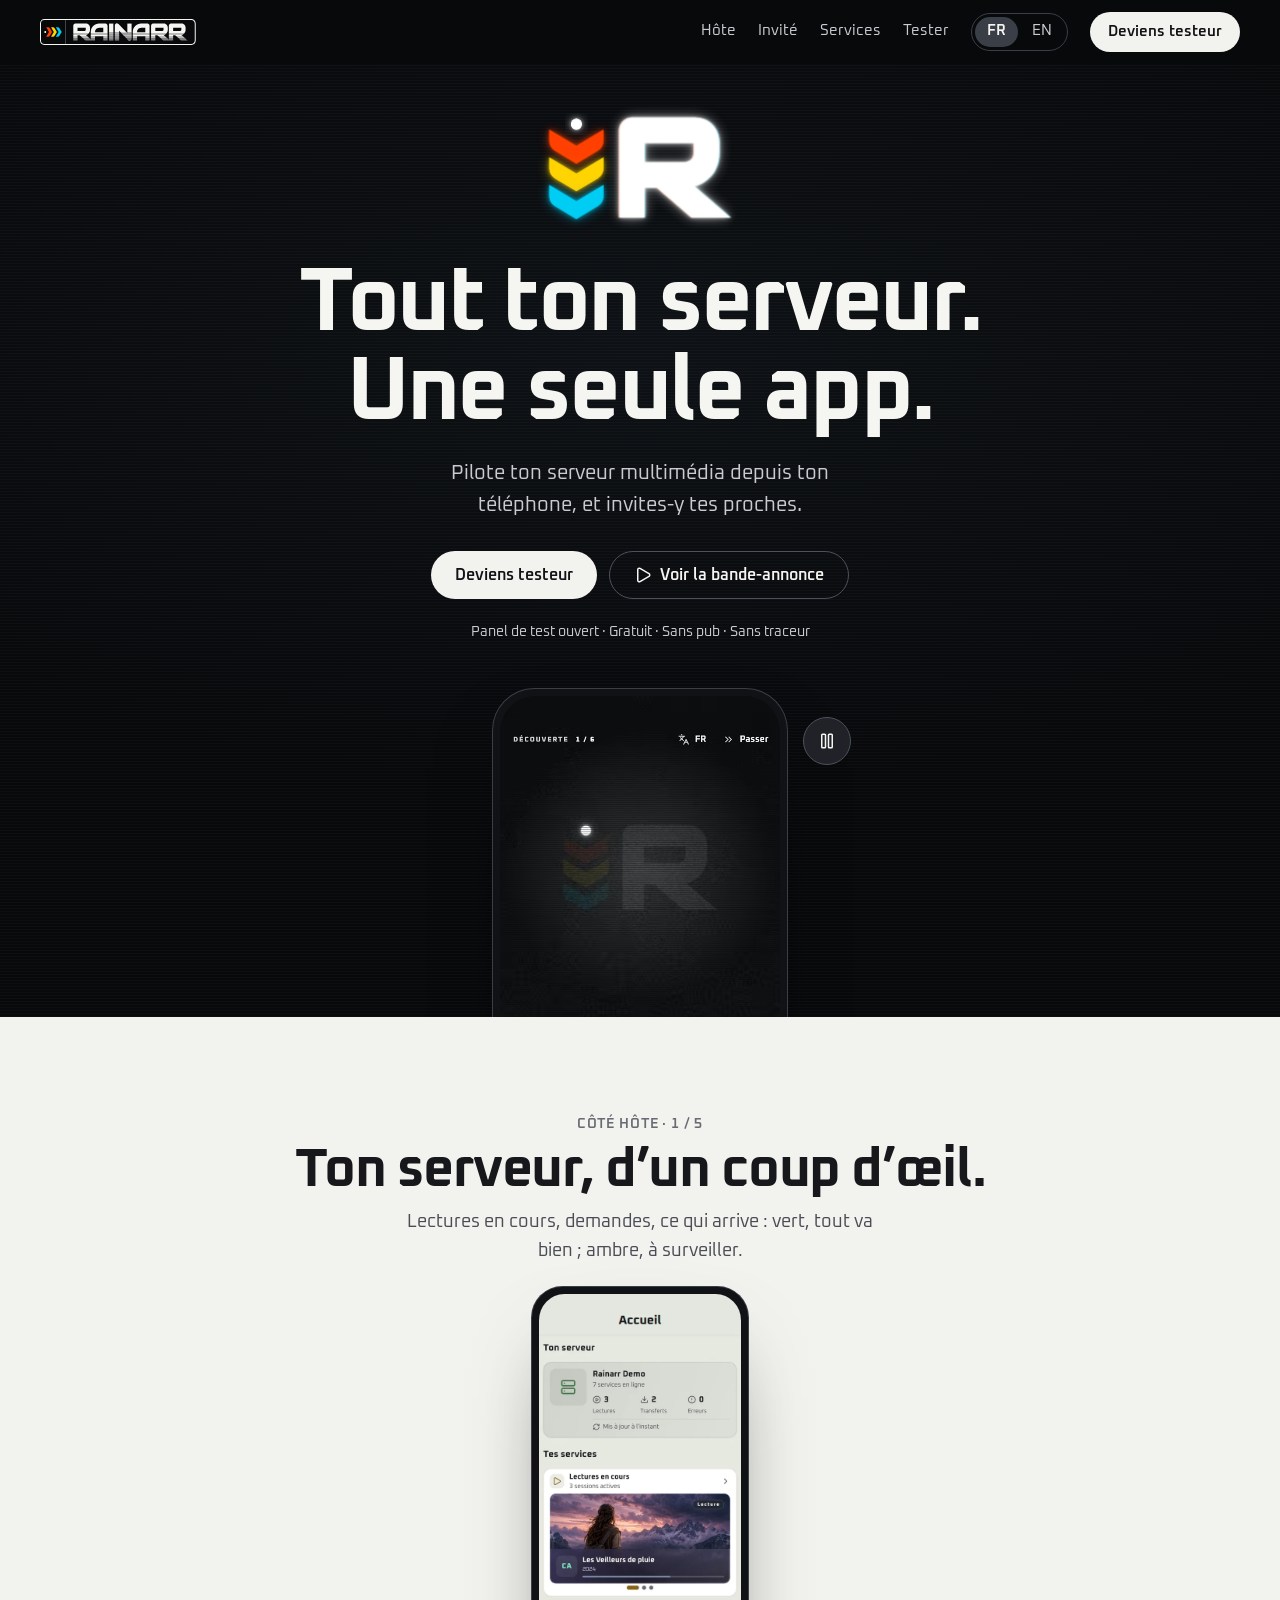
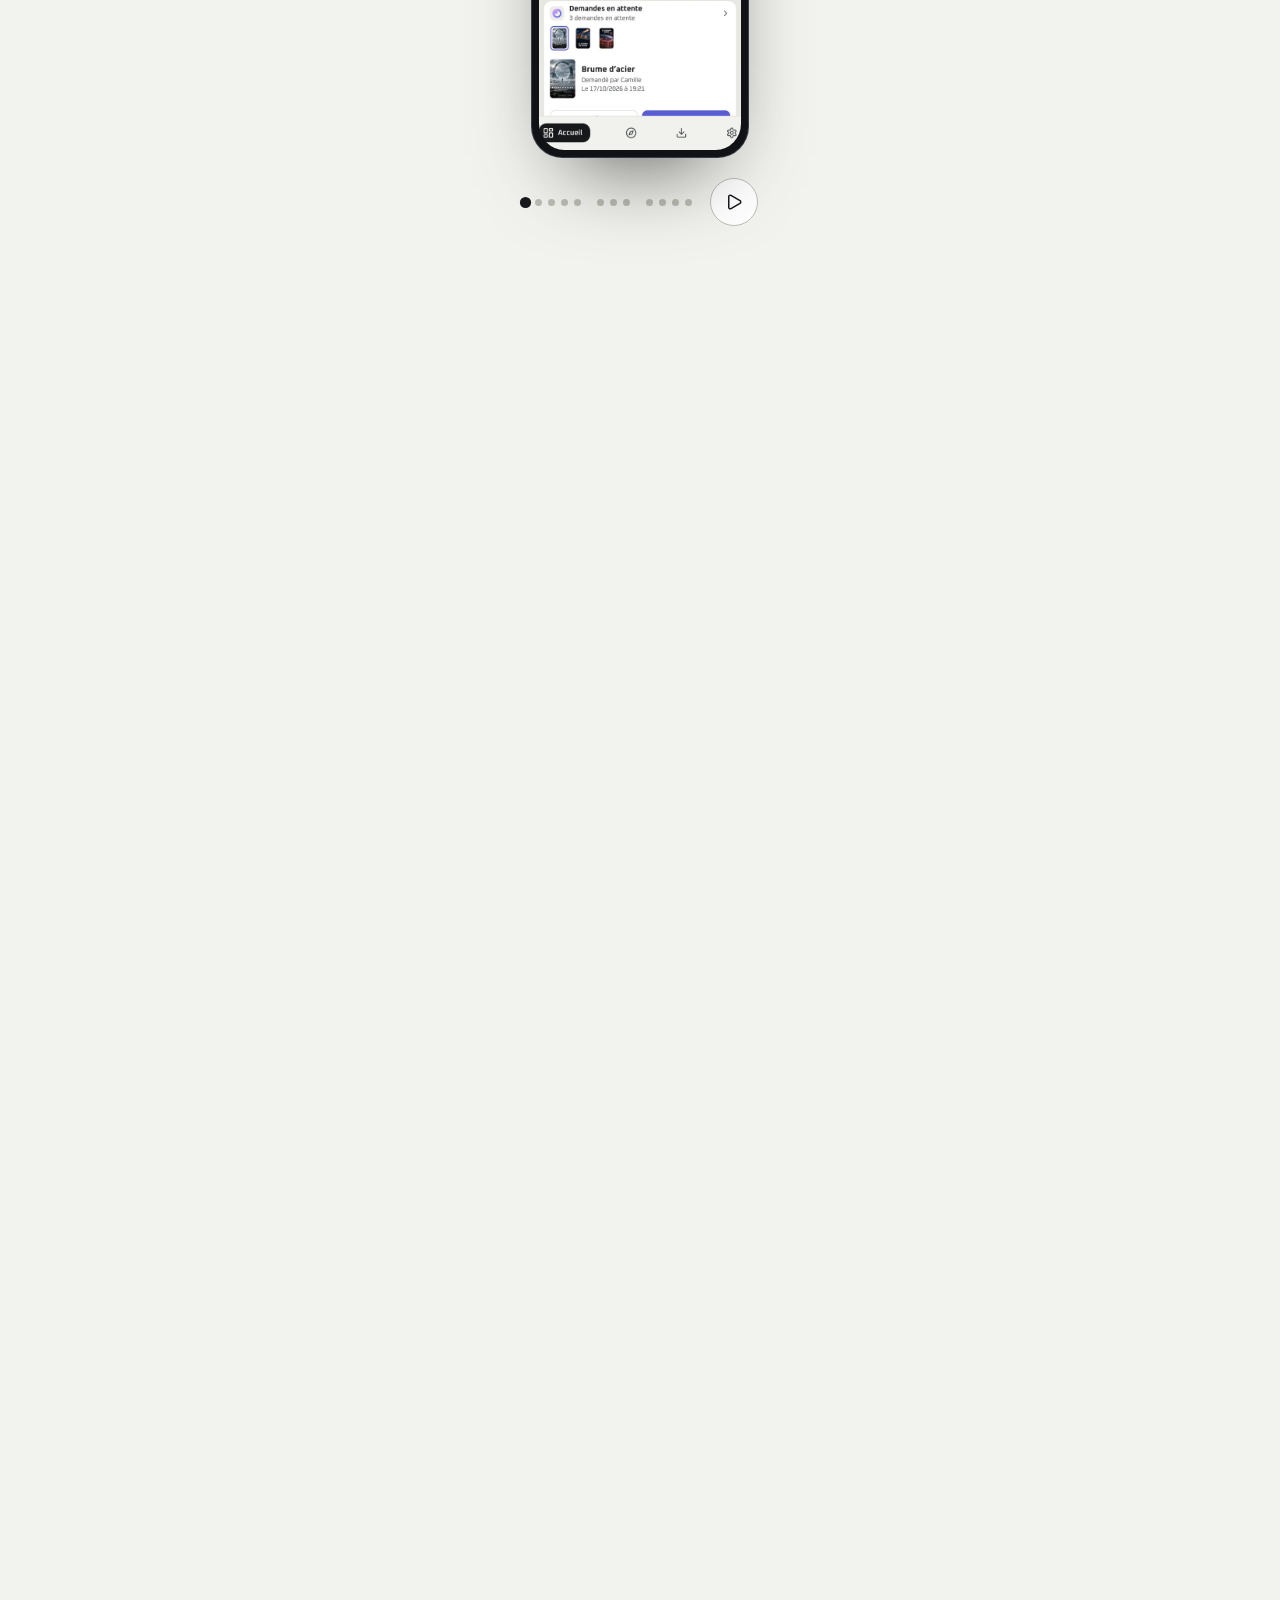
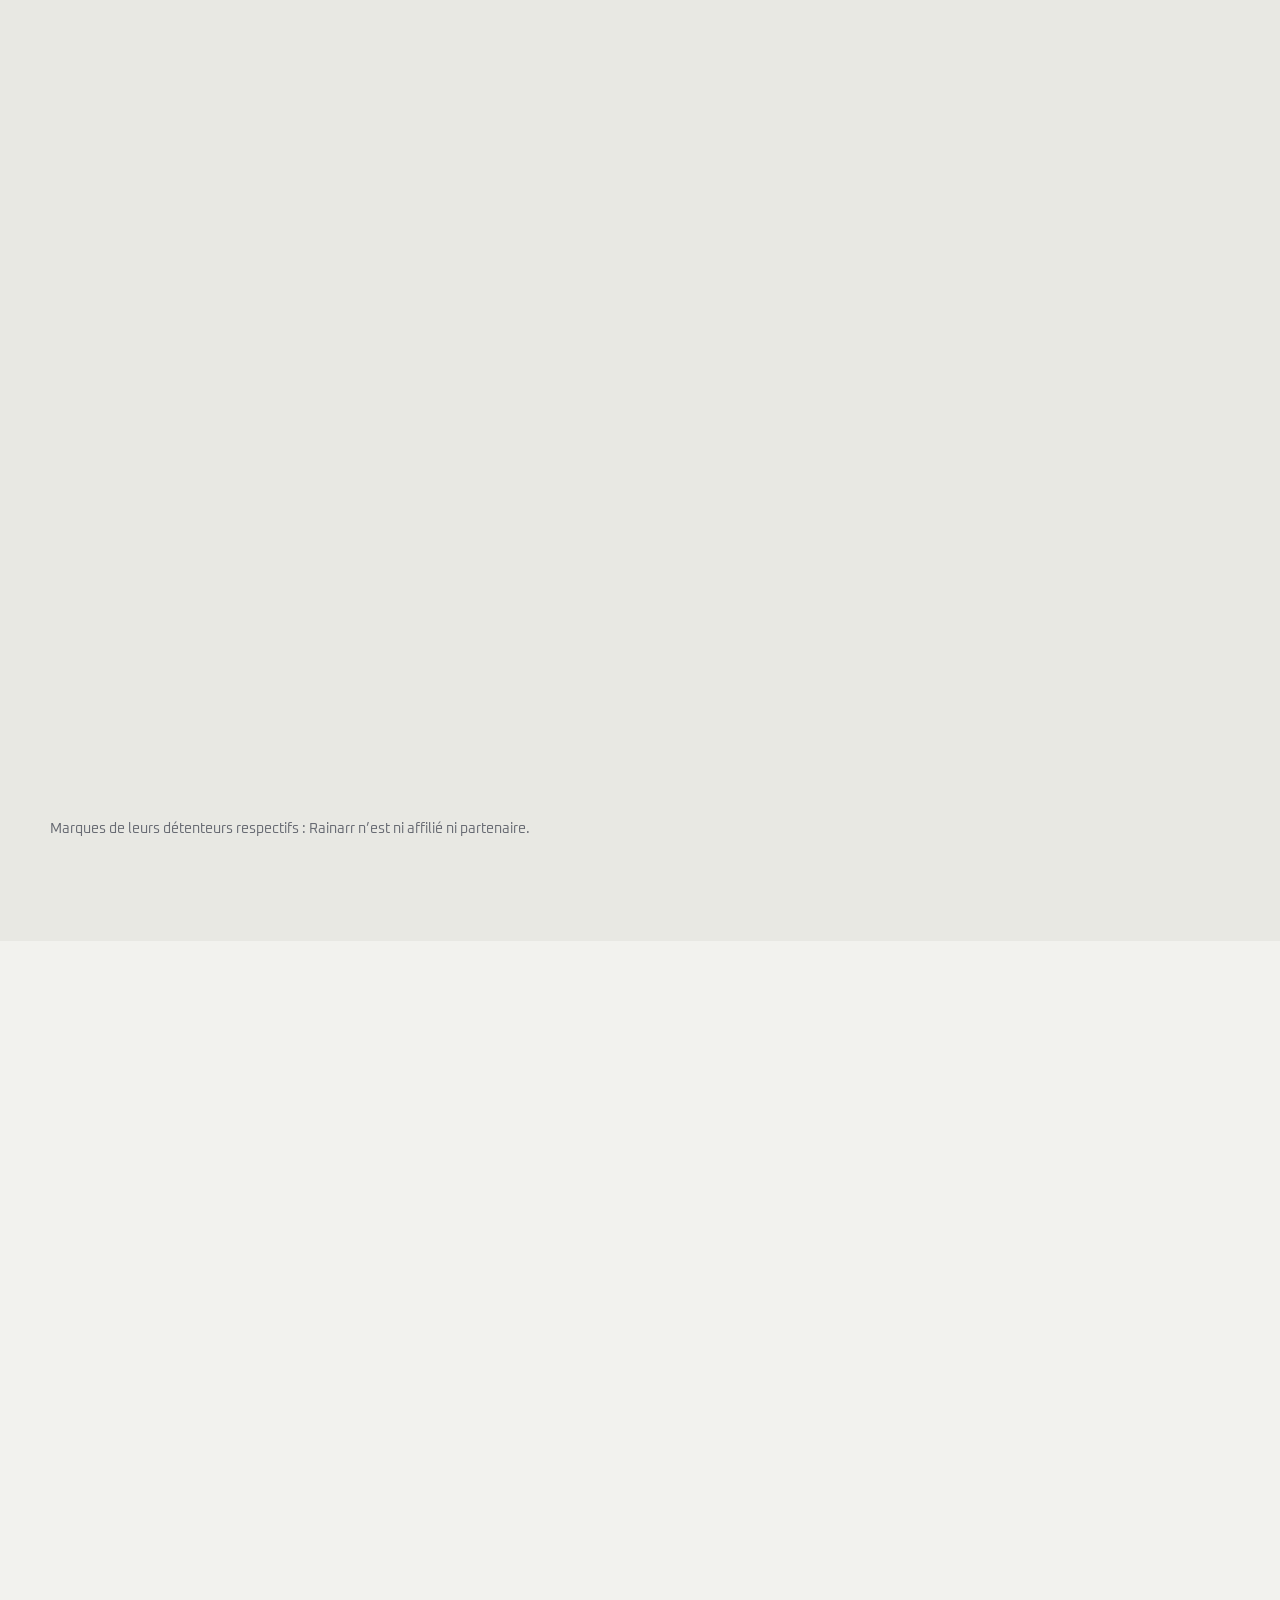
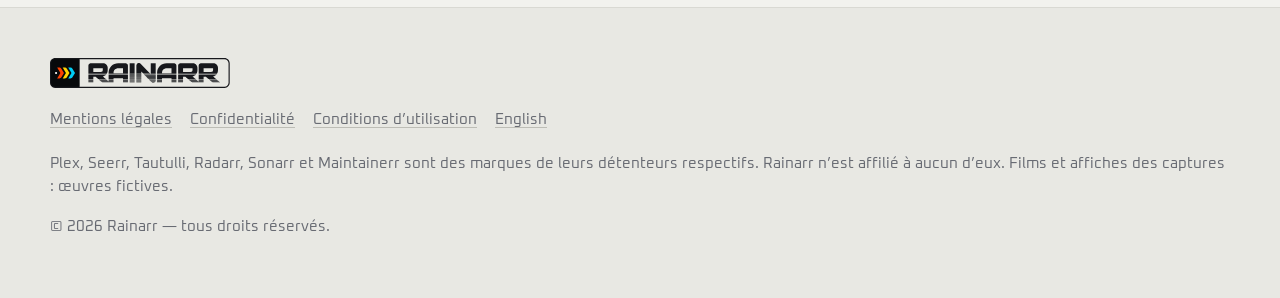
<file: index.html>
<!doctype html>
<html lang="fr">
<head>
<meta charset="utf-8">
<meta name="viewport" content="width=device-width, initial-scale=1">
<meta http-equiv="Content-Security-Policy" content="default-src 'self'; img-src 'self'; media-src 'self'; font-src 'self'; style-src 'self'; script-src 'self'; base-uri 'none'; form-action 'none'">
<meta name="color-scheme" content="dark light">
<meta name="theme-color" content="#07090B">
<title>Rainarr — tout ton serveur, une seule app</title>
<meta name="description" content="Rainarr réunit Plex, Seerr, Tautulli, Radarr et Sonarr dans une seule app Android, pour toi et les proches que tu invites. Rejoins le panel de test.">
<meta property="og:title" content="Rainarr — tout ton serveur, une seule app">
<meta property="og:description" content="Une seule app pour piloter ton serveur multimédia et y inviter tes proches. Rejoins le panel de test sur Android.">
<meta property="og:image" content="https://rainarr.app/assets/img/og-fr.jpg">
<meta property="og:type" content="website">
<link rel="icon" href="assets/img/icon.svg" type="image/svg+xml">
<link rel="icon" href="assets/img/icon-192.png" sizes="192x192">
<link rel="alternate" hreflang="en" href="https://rainarr.app/en.html">
<link rel="stylesheet" href="assets/site.css?v=6f99e8b3b5">
<script src="assets/site.js?v=80fb4d78ea"></script>
</head>
<body>
<header class="nav">
  <a class="brand" href="#top" aria-label="Rainarr, accueil"><svg class="logo-h " viewBox="0 0 503.21 84" aria-hidden="true"><g class="logo-ink"><path d="M488.68,0H14.53C6.52,0,0,6.52,0,14.53v54.95c0,8.01,6.52,14.53,14.53,14.53h474.16c8.01,0,14.53-6.52,14.53-14.53V14.53c0-8.01-6.52-14.53-14.53-14.53ZM499.98,69.47c0,6.23-5.07,11.3-11.3,11.3H82.39V3.23h406.3c6.23,0,11.3,5.07,11.3,11.3v54.95Z"/></g><path class="logo-screen" d="M14.53,3.23H82.39V80.77H14.53A11.3,11.3,0,0,1,3.23,69.47V14.53A11.3,11.3,0,0,1,14.53,3.23Z"/><path d="M39.05,42v-.02s-.01,0-.01,0l-7.23-12.03c-1.16-1.93-3.25-3.11-5.5-3.11h-6.29l9.11,15.17-9.11,15.17h6.29c2.25,0,4.34-1.18,5.5-3.11l7.23-12.03h.03v-.02Z" fill="#FF4101"/><path d="M54.57,42v-.02s-.01,0-.01,0l-7.23-12.03c-1.16-1.93-3.25-3.11-5.5-3.11h-6.29l9.11,15.17-9.11,15.17h6.29c2.25,0,4.34-1.18,5.5-3.11l7.23-12.03h.03v-.02Z" fill="#FFD400"/><path d="M70.1,42v-.02s-.01,0-.01,0l-7.23-12.03c-1.16-1.93-3.25-3.11-5.5-3.11h-6.29l9.11,15.17-9.11,15.17h6.29c2.25,0,4.34-1.18,5.5-3.11l7.23-12.03h.03v-.02Z" fill="#00CDF4"/><circle cx="16.96" cy="42" r="3.07" fill="#FFFFFF"/><g class="logo-ink"><path d="M107.51,65.96v1.16h13.78v-1.16h-13.78ZM107.51,61.81v1.29h13.78v-1.29h-13.78ZM107.51,57.66v1.4h13.78v-1.4h-13.78ZM107.51,53.51v1.53h13.78v-1.53h-13.78ZM149.98,53.51h-21.19l1.78,1.53h21.19l-1.78-1.53ZM161.99,63.87h-21.23l1.42,1.23h21.23l-1.42-1.23ZM157.18,59.73h-21.21l1.57,1.36h21.21l-1.57-1.36ZM154.79,57.66h-21.21l1.61,1.4h21.23l-1.63-1.4ZM159.6,61.81h-21.23l1.5,1.29h21.21l-1.48-1.29ZM143.17,65.96l1.34,1.16h33.38v-1.16h-34.72ZM164.12,63.87v1.23h13.77v-1.23h-13.77ZM164.12,59.73v1.36h13.77v-1.36h-13.77ZM164.12,53.51v1.53h54.14v-1.53h-54.14ZM164.12,49.35v1.68h54.14v-1.68h-54.14ZM164.12,45.2v1.79h54.14v-1.79h-54.14ZM217.72,19.04c-.36-.84-.86-1.6-1.49-2.23-.65-.63-1.39-1.13-2.23-1.49-.86-.36-1.74-.53-2.68-.53h-20.14c-3.86,0-7.46.68-10.75,2-3.28,1.34-6.18,3.23-8.59,5.62-2.42,2.39-4.34,5.29-5.7,8.6-1.36,3.31-2.03,6.96-2.03,10.85v1.11h13.77v-1.11c0-2.18.31-4.02.89-5.47.58-1.47,1.32-2.7,2.2-3.65.87-.95,1.84-1.69,2.87-2.23,1.11-.58,2.2-1.03,3.2-1.31,1.02-.27,1.89-.45,2.61-.52.77-.06,1.29-.11,1.53-.11h13.28v14.4h13.78v-21.26c0-.92-.18-1.82-.53-2.68ZM164.12,43.13v1.84h54.14v-1.84h-54.14ZM164.12,47.28v1.73h54.14v-1.73h-54.14ZM164.12,51.43v1.6h54.14v-1.6h-54.14ZM204.47,68.02v.9h13.78v-.9h-13.78ZM204.47,63.87v1.23h13.78v-1.23h-13.78ZM204.47,59.73v1.36h13.78v-1.36h-13.78ZM164.12,55.58v1.49h13.77v-.23h26.58v.23h13.78v-1.49h-54.14ZM204.47,57.66v1.4h13.78v-1.4h-13.78ZM204.47,61.81v1.29h13.78v-1.29h-13.78ZM204.47,65.96v1.16h13.78v-1.16h-13.78ZM164.12,57.66v1.4h13.77v-1.4h-13.77ZM164.12,61.81v1.29h13.77v-1.29h-13.77ZM145.55,68.02l1.05.9h31.28v-.9h-32.33ZM152.37,55.58h-21.19l1.71,1.49h21.21l-1.73-1.49ZM149.85,51.43h-42.34v1.6h13.78v-.21h6.68l.24.21h21.19l-1.19-1.03c.55-.16,1.1-.34,1.63-.56ZM107.51,47.28v1.73h46.78c.21-.15.4-.29.61-.45.5-.39.98-.81,1.44-1.28h-48.83ZM160.95,23.85c-.47-1.55-1.24-3-2.28-4.33-1.08-1.36-2.47-2.49-4.13-3.36-1.73-.9-3.79-1.37-6.18-1.37h-33.93c-.95,0-1.87.18-2.73.53-.84.37-1.6.87-2.21,1.52-.61.63-1.11,1.37-1.45,2.2-.36.84-.53,1.74-.53,2.68v21.26h52.01c.48-.92.9-1.92,1.23-2.99.58-1.84.87-3.92.87-6.2v-5.71c0-1.32-.23-2.74-.66-4.23ZM147.83,33.79c0,.86-.13,1.6-.37,2.2-.24.6-.56,1.08-.98,1.48-.45.44-1,.77-1.65,1.03-.68.27-1.44.45-2.28.53h-21.26v-10.46h26.54v5.21ZM107.51,45.2v1.79h49.13c.53-.56,1.05-1.16,1.5-1.79h-50.63ZM107.51,43.13v1.84h50.8s.05-.05.06-.08c.39-.55.74-1.13,1.07-1.76h-51.92ZM107.51,49.35v1.68h43.31s.05-.02.08-.03c1-.47,1.99-1.02,2.92-1.65h-46.31ZM107.51,55.58v1.49h13.78v-1.49h-13.78ZM107.51,59.73v1.36h13.78v-1.36h-13.78ZM107.51,63.87v1.23h13.78v-1.23h-13.78ZM107.51,68.02v.9h13.78v-.9h-13.78Z"/><rect x="223.14" y="14.79" width="13.78" height="28.18"/><rect x="223.14" y="43.13" width="13.78" height="1.84"/><rect x="223.14" y="45.2" width="13.78" height="1.79"/><rect x="223.14" y="47.28" width="13.78" height="1.73"/><rect x="223.14" y="49.35" width="13.78" height="1.68"/><rect x="223.14" y="51.43" width="13.78" height="1.6"/><rect x="223.14" y="53.51" width="13.78" height="1.53"/><rect x="223.14" y="55.58" width="13.78" height="1.49"/><rect x="223.14" y="57.66" width="13.78" height="1.4"/><rect x="223.14" y="59.73" width="13.78" height="1.36"/><rect x="223.14" y="61.81" width="13.78" height="1.29"/><rect x="223.14" y="63.87" width="13.78" height="1.23"/><rect x="223.14" y="65.96" width="13.78" height="1.16"/><rect x="223.14" y="68.02" width="13.78" height=".9"/><rect x="241.83" y="68.02" width="13.78" height=".9"/><rect x="241.83" y="65.96" width="13.78" height="1.16"/><rect x="241.83" y="63.87" width="13.78" height="1.23"/><rect x="241.83" y="61.81" width="13.78" height="1.29"/><rect x="241.83" y="59.73" width="13.78" height="1.36"/><rect x="241.83" y="57.66" width="13.78" height="1.4"/><rect x="241.83" y="55.58" width="13.78" height="1.49"/><rect x="241.83" y="53.51" width="13.78" height="1.53"/><rect x="241.83" y="51.43" width="13.78" height="1.6"/><rect x="241.83" y="49.35" width="13.78" height="1.68"/><rect x="241.83" y="47.28" width="13.78" height="1.73"/><rect x="241.83" y="45.2" width="13.78" height="1.79"/><rect x="241.83" y="43.13" width="13.78" height="1.84"/><path d="M284.59,68.02h8.86c-.52.44-1.11.79-1.76,1.07-.05.02-.1.03-.15.05h-5.07c-.69-.24-1.32-.61-1.89-1.11Z"/><path d="M282.56,65.96h12.56c-.21.42-.47.81-.76,1.16h-10.69l-1.11-1.16Z"/><path d="M280.57,63.87h15.25c-.06.42-.16.82-.32,1.23h-13.77l-1.16-1.23Z"/><rect x="282.15" y="14.79" width="13.78" height="28.18"/><rect x="282.15" y="43.13" width="13.78" height="1.84"/><path d="M279.35,42.97h-18.8l-4.92-5.15v5.15h-13.78v-21.94c0-1.42.4-2.73,1.21-3.87.76-1.1,1.74-1.94,2.95-2.49,1.39-.56,2.73-.71,4.07-.44,1.4.26,2.6.92,3.6,1.94l25.68,26.79Z"/><polygon points="281.25 44.97 262.46 44.97 260.7 43.13 279.49 43.13 281.25 44.97"/><polygon points="295.94 45.2 295.94 46.99 264.4 46.99 262.69 45.2 281.48 45.2 282.15 45.91 282.15 45.2 295.94 45.2"/><polygon points="264.67 47.28 295.94 47.28 295.94 49.01 266.34 49.01 264.67 47.28"/><polygon points="266.66 49.35 295.94 49.35 295.94 51.03 268.26 51.03 266.66 49.35"/><polygon points="268.64 51.43 295.94 51.43 295.94 53.03 270.18 53.03 268.64 51.43"/><polygon points="270.65 53.51 295.94 53.51 295.94 55.05 272.11 55.05 270.65 53.51"/><polygon points="272.61 55.58 295.94 55.58 295.94 57.06 274.05 57.06 272.61 55.58"/><polygon points="274.62 57.66 295.94 57.66 295.94 59.07 275.96 59.07 274.62 57.66"/><polygon points="276.6 59.73 295.94 59.73 295.94 61.08 277.89 61.08 276.6 59.73"/><path d="M278.59,61.81h17.35v.89c0,.15,0,.27-.02.4h-16.09l-1.24-1.29Z"/><path d="M353.45,19.04c-.36-.84-.86-1.6-1.48-2.23-.65-.63-1.39-1.13-2.23-1.49-.86-.36-1.74-.53-2.68-.53h-20.14c-3.86,0-7.46.68-10.75,2-3.28,1.34-6.18,3.23-8.59,5.62-2.42,2.39-4.34,5.29-5.7,8.6-1.36,3.31-2.03,6.96-2.03,10.85v1.11h13.77v-1.11c0-2.18.31-4.02.89-5.47.58-1.47,1.32-2.7,2.2-3.65.87-.95,1.84-1.69,2.87-2.23,1.11-.58,2.2-1.03,3.2-1.31,1.02-.27,1.89-.45,2.61-.52.77-.06,1.29-.11,1.53-.11h13.28v14.4h13.78v-21.26c0-.92-.18-1.82-.53-2.68ZM299.84,45.2v1.79h54.14v-1.79h-54.14ZM299.84,49.35v1.68h54.14v-1.68h-54.14ZM299.84,53.51v1.53h54.14v-1.53h-54.14ZM340.2,57.66v1.4h13.78v-1.4h-13.78ZM340.2,61.81v1.29h13.78v-1.29h-13.78ZM340.2,65.96v1.16h13.78v-1.16h-13.78ZM340.2,68.02v.9h13.78v-.9h-13.78ZM340.2,63.87v1.23h13.78v-1.23h-13.78ZM340.2,59.73v1.36h13.78v-1.36h-13.78ZM299.84,65.96v1.16h13.77v-1.16h-13.77ZM299.84,61.81v1.29h13.77v-1.29h-13.77ZM299.84,57.66v1.4h13.77v-1.4h-13.77ZM299.84,55.58v1.49h13.77v-.23h26.58v.23h13.78v-1.49h-54.14ZM299.84,59.73v1.36h13.77v-1.36h-13.77ZM299.84,63.87v1.23h13.77v-1.23h-13.77ZM299.84,68.02v.9h13.77v-.9h-13.77ZM299.84,51.43v1.6h54.14v-1.6h-54.14ZM299.84,47.28v1.73h54.14v-1.73h-54.14ZM299.84,43.13v1.84h54.14v-1.84h-54.14Z"/><path d="M416.33,65.96v.56l-.66-.56h-21.21l1.34,1.16h34.32v-1.16h-13.78ZM413.27,63.87h-21.21l1.42,1.23h21.21l-1.42-1.23ZM408.47,59.73h-21.21l1.57,1.36h21.21l-1.57-1.36ZM403.66,55.58h-21.19l1.71,1.49h21.21l-1.73-1.49ZM358.81,68.02v.9h13.78v-.9h-13.78ZM358.81,63.87v1.23h13.78v-1.23h-13.78ZM358.81,59.73v1.36h13.78v-1.36h-13.78ZM358.81,55.58v1.49h13.78v-1.49h-13.78ZM401.14,51.43h-42.34v1.6h13.78v-.21h6.68l.24.21h21.19l-1.19-1.03c.55-.16,1.1-.34,1.63-.56ZM358.81,47.28v1.73h46.78c.21-.15.4-.29.61-.45.5-.39.98-.81,1.44-1.28h-48.83ZM358.81,43.13v1.84h50.8s.05-.06.06-.1c.39-.55.74-1.13,1.05-1.74h-51.91ZM412.23,23.85c-.45-1.55-1.23-3-2.28-4.33-1.07-1.36-2.45-2.49-4.12-3.36-1.73-.9-3.79-1.37-6.18-1.37h-33.93c-.95,0-1.87.18-2.73.53-.84.37-1.6.87-2.21,1.52-.63.63-1.11,1.37-1.45,2.2-.36.84-.53,1.74-.53,2.68v21.26h51.99c.5-.94.9-1.92,1.24-2.99.58-1.84.87-3.92.87-6.2v-5.71c0-1.32-.23-2.74-.68-4.23ZM399.13,33.79c0,.86-.13,1.6-.37,2.2-.24.6-.56,1.08-.98,1.47-.45.45-1,.79-1.66,1.05-.66.27-1.42.45-2.26.53h-21.26v-10.46h26.54v5.21ZM358.81,45.2v1.79h49.12c.55-.55,1.05-1.15,1.5-1.79h-50.62ZM358.81,49.35v1.68h43.31s.05-.02.08-.03c1-.47,1.97-1.02,2.91-1.65h-46.29ZM358.81,53.51v1.53h13.78v-1.53h-13.78ZM358.81,57.66v1.4h13.78v-1.4h-13.78ZM358.81,61.81v1.29h13.78v-1.29h-13.78ZM358.81,65.96v1.16h13.78v-1.16h-13.78ZM401.27,53.51h-21.19l1.78,1.53h21.19l-1.78-1.53ZM406.07,57.66h-21.19l1.61,1.4h21.21l-1.63-1.4ZM410.88,61.81h-21.21l1.5,1.29h21.21l-1.5-1.29ZM416.33,63.87v1.23h13.78v-1.23h-13.78ZM416.33,61.81v1.29h13.78v-1.29h-13.78ZM416.33,57.66v1.4h13.78v-1.4h-13.78ZM416.33,53.51v1.53h13.78v-1.53h-13.78ZM475.6,68.02h-21.23l1.05.9h21.23l-1.05-.9ZM470.79,63.87h-21.21l1.42,1.23h21.21l-1.42-1.23ZM468.4,61.81h-21.21l1.5,1.29h21.21l-1.5-1.29ZM463.61,57.66h-21.21l1.61,1.4h21.21l-1.61-1.4ZM458.8,53.51h-21.19l1.78,1.53h21.19l-1.78-1.53ZM416.33,49.35v1.68h43.31s.05-.02.08-.03c1-.47,1.97-1.02,2.91-1.65h-46.29ZM416.33,45.2v1.79h49.13c.53-.55,1.03-1.15,1.5-1.79h-50.63ZM469.76,23.85c-.45-1.55-1.23-3-2.28-4.33-1.07-1.36-2.45-2.49-4.12-3.36-1.73-.9-3.79-1.37-6.18-1.37h-33.93c-.95,0-1.87.18-2.73.53-.84.37-1.6.87-2.21,1.52-.61.63-1.11,1.37-1.45,2.2-.36.86-.53,1.76-.53,2.68v21.26h51.99c.5-.92.9-1.92,1.24-2.99.58-1.84.87-3.92.87-6.2v-5.71c0-1.32-.23-2.74-.68-4.23ZM456.65,33.79c0,.86-.13,1.6-.37,2.2-.24.6-.56,1.08-.98,1.48-.45.44-1,.77-1.66,1.03-.66.27-1.42.45-2.26.53h-21.26v-10.46h26.54v5.21ZM416.33,44.97h50.8s.05-.05.06-.08c.39-.55.74-1.13,1.05-1.76h-51.91v1.84ZM416.33,47.28v1.73h46.78c.21-.15.4-.29.61-.45.5-.39.98-.81,1.44-1.28h-48.83ZM458.67,51.43h-42.34v1.6h13.78v-.21h6.68l.24.21h21.19l-1.19-1.03c.55-.16,1.1-.34,1.63-.56ZM461.19,55.58h-21.19l1.71,1.49h21.21l-1.73-1.49ZM466,59.73h-21.21l1.57,1.36h21.21l-1.57-1.36ZM473.21,65.96h-21.23l1.34,1.16h21.23l-1.34-1.16ZM416.33,55.58v1.49h13.78v-1.49h-13.78ZM416.33,59.73v1.36h13.78v-1.36h-13.78ZM396.85,68.02l1.05.9h32.22v-.9h-33.27Z"/></g></svg></a>
  <nav class="nav-links" aria-label="Navigation">
    <a href="#hote">Hôte</a>
    <a href="#invite">Invité</a>
    <a href="#services">Services</a>
    <a href="#tester">Tester</a>
    <span class="lang" role="group" aria-label="Langue"><span aria-current="true">FR</span><a href="en.html" hreflang="en" lang="en" aria-label="English">EN</a></span>
    <a class="btn btn-primary btn-small" href="#tester">Deviens testeur</a>
  </nav>
</header>

<main>
  <section class="hero" id="top">
    <div class="hero-inner">
      <div class="hero-logo"><svg class="neon" viewBox="68 140 376 236" role="img" aria-label="Rainarr"><defs><filter id="neon" x="-50%" y="-50%" width="200%" height="200%"><feGaussianBlur in="SourceGraphic" stdDeviation="13.8" result="b0"/><feComponentTransfer in="b0" result="h0"><feFuncA type="linear" slope="0.45"/></feComponentTransfer><feGaussianBlur in="SourceGraphic" stdDeviation="5.4" result="b1"/><feComponentTransfer in="b1" result="h1"><feFuncA type="linear" slope="0.7"/></feComponentTransfer><feGaussianBlur in="SourceGraphic" stdDeviation="1.5" result="b2"/><feComponentTransfer in="b2" result="h2"><feFuncA type="linear" slope="0.9"/></feComponentTransfer><feMerge><feMergeNode in="h0"/><feMergeNode in="h1"/><feMergeNode in="h2"/><feMergeNode in="SourceGraphic"/></feMerge></filter><filter id="neon-over" x="-50%" y="-50%" width="200%" height="200%"><feGaussianBlur stdDeviation="13.8"/></filter></defs><circle class="neon-dot" cx="131.36" cy="169.64" r="10.71" fill="#FFFFFF" filter="url(#neon)"/><path class="neon-chevron n0" d="M131.36,246.84l.07.04v-.09l42.06-25.27c6.74-4.05,10.87-11.34,10.87-19.21v-21.97l-53,31.85-53-31.85v21.97c0,7.87,4.12,15.16,10.87,19.21l42.06,25.27v.09l.07-.04Z" fill="#FF4101" filter="url(#neon)"/><path class="neon-chevron n1" d="M131.36,301.1l.07.04v-.09l42.06-25.27c6.74-4.05,10.87-11.34,10.87-19.21v-21.97l-53,31.85-53-31.85v21.97c0,7.87,4.12,15.16,10.87,19.21l42.06,25.27v.09l.07-.04Z" fill="#FFD400" filter="url(#neon)"/><path class="neon-chevron n2" d="M131.36,355.35l.07.04v-.09l42.06-25.27c6.74-4.05,10.87-11.34,10.87-19.21v-21.97l-53,31.85-53-31.85v21.97c0,7.87,4.12,15.16,10.87,19.21l42.06,25.27v.09l.07-.04Z" fill="#00CDF4" filter="url(#neon)"/><g class="neon-letter"><g class="fringe fringe-o" fill="#FF4101"><path d="M429.84,349.31l-3.8-3.27-4.85-4.21-3.62-3.1-5.14-4.44-3.21-2.8-5.43-4.67-3.04-2.63-5.67-4.91-2.8-2.4-5.84-5.08-2.51-2.16-6.25-5.38-2.22-1.93-6.43-5.55-2.05-1.75-4.32-3.74c1.99-.58,3.97-1.23,5.9-2.04,1.17-.41,2.34-.94,3.51-1.46.12,0,.18-.06.29-.12,3.62-1.69,7.13-3.68,10.52-5.96.58-.41,1.17-.76,1.75-1.23.76-.53,1.46-1.05,2.22-1.64,1.81-1.4,3.56-2.92,5.2-4.62.41-.29.76-.7,1.11-1.05,1.93-1.99,3.74-4.15,5.43-6.49.23-.23.41-.53.58-.82.12-.12.18-.18.23-.29,1.4-1.99,2.69-4.09,3.8-6.37.18-.18.23-.35.29-.58,1.81-3.33,3.27-6.95,4.5-10.81,2.1-6.66,3.16-14.2,3.16-22.44v-20.68c0-4.79-.82-9.93-2.45-15.31-1.64-5.61-4.44-10.87-8.24-15.66-3.86-4.91-8.88-9-14.9-12.15-6.25-3.27-13.73-4.97-22.38-4.97h-122.82c-3.45,0-6.78.64-9.87,1.93-3.04,1.34-5.78,3.16-8,5.49-2.22,2.28-4.03,4.97-5.26,7.95-1.29,3.1-1.93,6.37-1.93,9.7v170.91h49.9v-58.31h24.19l.88.76,2.05,1.75,6.43,5.55,2.22,1.93,6.19,5.38,2.51,2.16,5.84,5.08,2.8,2.4,5.67,4.91,3.04,2.63,5.43,4.67,3.21,2.8,5.14,4.44,3.56,3.1,4.85,4.21,3.8,3.27,3.8,3.27h76.83l-3.8-3.27ZM361.25,225.38c0,3.1-.47,5.78-1.34,7.95-.88,2.16-2.05,3.91-3.56,5.38-1.64,1.58-3.62,2.8-6.02,3.74-2.4.99-5.14,1.64-8.18,1.93h-76.95v-37.86h96.06v18.87Z"/></g><g class="fringe fringe-c" fill="#00CDF4"><path d="M429.84,349.31l-3.8-3.27-4.85-4.21-3.62-3.1-5.14-4.44-3.21-2.8-5.43-4.67-3.04-2.63-5.67-4.91-2.8-2.4-5.84-5.08-2.51-2.16-6.25-5.38-2.22-1.93-6.43-5.55-2.05-1.75-4.32-3.74c1.99-.58,3.97-1.23,5.9-2.04,1.17-.41,2.34-.94,3.51-1.46.12,0,.18-.06.29-.12,3.62-1.69,7.13-3.68,10.52-5.96.58-.41,1.17-.76,1.75-1.23.76-.53,1.46-1.05,2.22-1.64,1.81-1.4,3.56-2.92,5.2-4.62.41-.29.76-.7,1.11-1.05,1.93-1.99,3.74-4.15,5.43-6.49.23-.23.41-.53.58-.82.12-.12.18-.18.23-.29,1.4-1.99,2.69-4.09,3.8-6.37.18-.18.23-.35.29-.58,1.81-3.33,3.27-6.95,4.5-10.81,2.1-6.66,3.16-14.2,3.16-22.44v-20.68c0-4.79-.82-9.93-2.45-15.31-1.64-5.61-4.44-10.87-8.24-15.66-3.86-4.91-8.88-9-14.9-12.15-6.25-3.27-13.73-4.97-22.38-4.97h-122.82c-3.45,0-6.78.64-9.87,1.93-3.04,1.34-5.78,3.16-8,5.49-2.22,2.28-4.03,4.97-5.26,7.95-1.29,3.1-1.93,6.37-1.93,9.7v170.91h49.9v-58.31h24.19l.88.76,2.05,1.75,6.43,5.55,2.22,1.93,6.19,5.38,2.51,2.16,5.84,5.08,2.8,2.4,5.67,4.91,3.04,2.63,5.43,4.67,3.21,2.8,5.14,4.44,3.56,3.1,4.85,4.21,3.8,3.27,3.8,3.27h76.83l-3.8-3.27ZM361.25,225.38c0,3.1-.47,5.78-1.34,7.95-.88,2.16-2.05,3.91-3.56,5.38-1.64,1.58-3.62,2.8-6.02,3.74-2.4.99-5.14,1.64-8.18,1.93h-76.95v-37.86h96.06v18.87Z"/></g><g fill="#FFFFFF" filter="url(#neon)"><path d="M429.84,349.31l-3.8-3.27-4.85-4.21-3.62-3.1-5.14-4.44-3.21-2.8-5.43-4.67-3.04-2.63-5.67-4.91-2.8-2.4-5.84-5.08-2.51-2.16-6.25-5.38-2.22-1.93-6.43-5.55-2.05-1.75-4.32-3.74c1.99-.58,3.97-1.23,5.9-2.04,1.17-.41,2.34-.94,3.51-1.46.12,0,.18-.06.29-.12,3.62-1.69,7.13-3.68,10.52-5.96.58-.41,1.17-.76,1.75-1.23.76-.53,1.46-1.05,2.22-1.64,1.81-1.4,3.56-2.92,5.2-4.62.41-.29.76-.7,1.11-1.05,1.93-1.99,3.74-4.15,5.43-6.49.23-.23.41-.53.58-.82.12-.12.18-.18.23-.29,1.4-1.99,2.69-4.09,3.8-6.37.18-.18.23-.35.29-.58,1.81-3.33,3.27-6.95,4.5-10.81,2.1-6.66,3.16-14.2,3.16-22.44v-20.68c0-4.79-.82-9.93-2.45-15.31-1.64-5.61-4.44-10.87-8.24-15.66-3.86-4.91-8.88-9-14.9-12.15-6.25-3.27-13.73-4.97-22.38-4.97h-122.82c-3.45,0-6.78.64-9.87,1.93-3.04,1.34-5.78,3.16-8,5.49-2.22,2.28-4.03,4.97-5.26,7.95-1.29,3.1-1.93,6.37-1.93,9.7v170.91h49.9v-58.31h24.19l.88.76,2.05,1.75,6.43,5.55,2.22,1.93,6.19,5.38,2.51,2.16,5.84,5.08,2.8,2.4,5.67,4.91,3.04,2.63,5.43,4.67,3.21,2.8,5.14,4.44,3.56,3.1,4.85,4.21,3.8,3.27,3.8,3.27h76.83l-3.8-3.27ZM361.25,225.38c0,3.1-.47,5.78-1.34,7.95-.88,2.16-2.05,3.91-3.56,5.38-1.64,1.58-3.62,2.8-6.02,3.74-2.4.99-5.14,1.64-8.18,1.93h-76.95v-37.86h96.06v18.87Z"/></g><g class="neon-over" fill="#FFFFFF" filter="url(#neon-over)"><path d="M429.84,349.31l-3.8-3.27-4.85-4.21-3.62-3.1-5.14-4.44-3.21-2.8-5.43-4.67-3.04-2.63-5.67-4.91-2.8-2.4-5.84-5.08-2.51-2.16-6.25-5.38-2.22-1.93-6.43-5.55-2.05-1.75-4.32-3.74c1.99-.58,3.97-1.23,5.9-2.04,1.17-.41,2.34-.94,3.51-1.46.12,0,.18-.06.29-.12,3.62-1.69,7.13-3.68,10.52-5.96.58-.41,1.17-.76,1.75-1.23.76-.53,1.46-1.05,2.22-1.64,1.81-1.4,3.56-2.92,5.2-4.62.41-.29.76-.7,1.11-1.05,1.93-1.99,3.74-4.15,5.43-6.49.23-.23.41-.53.58-.82.12-.12.18-.18.23-.29,1.4-1.99,2.69-4.09,3.8-6.37.18-.18.23-.35.29-.58,1.81-3.33,3.27-6.95,4.5-10.81,2.1-6.66,3.16-14.2,3.16-22.44v-20.68c0-4.79-.82-9.93-2.45-15.31-1.64-5.61-4.44-10.87-8.24-15.66-3.86-4.91-8.88-9-14.9-12.15-6.25-3.27-13.73-4.97-22.38-4.97h-122.82c-3.45,0-6.78.64-9.87,1.93-3.04,1.34-5.78,3.16-8,5.49-2.22,2.28-4.03,4.97-5.26,7.95-1.29,3.1-1.93,6.37-1.93,9.7v170.91h49.9v-58.31h24.19l.88.76,2.05,1.75,6.43,5.55,2.22,1.93,6.19,5.38,2.51,2.16,5.84,5.08,2.8,2.4,5.67,4.91,3.04,2.63,5.43,4.67,3.21,2.8,5.14,4.44,3.56,3.1,4.85,4.21,3.8,3.27,3.8,3.27h76.83l-3.8-3.27ZM361.25,225.38c0,3.1-.47,5.78-1.34,7.95-.88,2.16-2.05,3.91-3.56,5.38-1.64,1.58-3.62,2.8-6.02,3.74-2.4.99-5.14,1.64-8.18,1.93h-76.95v-37.86h96.06v18.87Z"/></g></g></svg></div>
      <h1 class="hero-title d1"><span>Tout ton serveur.</span> <span>Une seule app.</span></h1>
      <p class="hero-lead d2">Pilote ton serveur multimédia depuis ton téléphone, et invites-y tes proches.</p>
      <div class="hero-actions d3">
        <a class="btn btn-primary" href="#tester">Deviens testeur</a>
        <a class="btn btn-ghost" href="#bande-annonce"><svg class="" aria-hidden="true" viewBox="0 0 24 24" fill="none" stroke="currentColor" stroke-width="2" stroke-linecap="round" stroke-linejoin="round"><path d="M5 5a2 2 0 0 1 3.008-1.728l11.997 6.998a2 2 0 0 1 .003 3.458l-12 7A2 2 0 0 1 5 19z"/></svg>Voir la bande-annonce</a>
      </div>
      <p class="promise d3">Panel de test ouvert · Gratuit · Sans pub · Sans traceur</p>
    </div>
    <div class="hero-phone d4"><div class="phone"><video class="demo" muted loop playsinline preload="metadata" poster="assets/video/fr/onboarding.webp?v=00b20a9a98" aria-label="Démonstration : le premier lancement de Rainarr, le choix de l’apparence, puis la visite"><source src="assets/video/fr/onboarding.webm?v=d9d45ace1c" type="video/webm"><source src="assets/video/fr/onboarding.mp4?v=bbe7290eb0" type="video/mp4"></video></div><button class="demo-toggle hero-toggle" type="button" data-pause="Mettre la vidéo en pause" data-play="Lire la vidéo" aria-label="Lire la vidéo"><svg class="i-play" aria-hidden="true" viewBox="0 0 24 24" fill="none" stroke="currentColor" stroke-width="2" stroke-linecap="round" stroke-linejoin="round"><path d="M5 5a2 2 0 0 1 3.008-1.728l11.997 6.998a2 2 0 0 1 .003 3.458l-12 7A2 2 0 0 1 5 19z"/></svg><svg class="i-pause" aria-hidden="true" viewBox="0 0 24 24" fill="none" stroke="currentColor" stroke-width="2" stroke-linecap="round" stroke-linejoin="round"><rect x="14" y="3" width="5" height="18" rx="1"/><rect x="5" y="3" width="5" height="18" rx="1"/></svg></button></div>
  </section>

  <section class="story" aria-labelledby="story-title">
    <h2 id="story-title" class="sr-only">Rainarr, écran par écran</h2>
    <div class="stage">
      <div class="phrases">
        <div class="phrase is-active" data-step="0"><p class="kicker">Côté hôte · 1 / 5</p><h3>Ton serveur, d’un coup d’œil.</h3><p class="detail">Lectures en cours, demandes, ce qui arrive : vert, tout va bien ; ambre, à surveiller.</p></div>
        <div class="phrase" data-step="1"><p class="kicker">Côté hôte · 2 / 5</p><h3>Ton accueil, rangé comme tu veux.</h3><p class="detail">Un widget par service : ajoute-le, déplace-le, retire-le.</p></div>
        <div class="phrase" data-step="2"><p class="kicker">Côté hôte · 3 / 5</p><h3>Trouve quoi regarder.</h3><p class="detail">Tendances, sorties et recherche, et ce qui est déjà sur ton Plex.</p></div>
        <div class="phrase" data-step="3"><p class="kicker">Côté hôte · 4 / 5</p><h3>Il manque un film ? Ajoute-le.</h3><p class="detail">Choisis ton profil Radarr, Rainarr s’occupe du reste.</p></div>
        <div class="phrase" data-step="4"><p class="kicker">Côté hôte · 5 / 5</p><h3>Regarde tes films arriver.</h3><p class="detail">Le mini-lecteur suit chaque ajout, d’un écran à l’autre.</p></div>
        <div class="phrase" data-step="5"><p class="kicker">Côté invité · 1 / 3</p><h3>Un QR code, et te voilà chez ton hôte.</h3><p class="detail">Scanne-le ou choisis-le dans ta galerie, puis connecte ton compte Plex gratuit.</p></div>
        <div class="phrase" data-step="6"><p class="kicker">Côté invité · 2 / 3</p><h3>Demande ce que tu veux voir.</h3><p class="detail">Films et séries, et seulement les saisons qui te manquent.</p></div>
        <div class="phrase" data-step="7"><p class="kicker">Côté invité · 3 / 3</p><h3>Tout ce qui t’attend chez ton hôte.</h3><p class="detail">Tes demandes, ta watchlist, ce qui va partir et ce qui vient d’arriver.</p></div>
        <div class="phrase" data-step="8"><p class="kicker">Soutien · 1 / 4</p><h3>Ta vidéothèque, sur l’étagère.</h3><p class="detail">Rainarr reste gratuit et complet. Plus tard, qui le soutient recevra quelques cadeaux…</p></div>
        <div class="phrase" data-step="9"><p class="kicker">Soutien · 2 / 4</p><h3>Ton niveau de cinéphile grandit.</h3><p class="detail">Chaque séance te rapproche du palier suivant.</p></div>
        <div class="phrase" data-step="10"><p class="kicker">Soutien · 3 / 4</p><h3>Chaque film laisse une trace.</h3><p class="detail">Le journal de tes séances et ton année ciné.</p></div>
        <div class="phrase" data-step="11"><p class="kicker">Soutien · 4 / 4</p><h3>Des cartes à collectionner.</h3><p class="detail">Saga après saga, booster après booster.</p></div>
      </div>
      <div class="stage-phone"><div class="phone"><video class="demo only-dark" data-step="0" muted loop playsinline preload="metadata" poster="assets/video/fr/accueil.webp?v=7d79e83a68" aria-label="Démonstration : l’accueil de l’hôte, ses lectures en cours, puis une demande acceptée"><source src="assets/video/fr/accueil.webm?v=b0f6709a79" type="video/webm"><source src="assets/video/fr/accueil.mp4?v=66e4dd8e3d" type="video/mp4"></video><video class="demo only-light" data-step="0" muted loop playsinline preload="none" data-poster="assets/video/fr/accueil-clair.webp?v=1157c5f704" aria-label="Démonstration : l’accueil de l’hôte en apparence claire, ses lectures en cours, puis une demande acceptée"><source src="assets/video/fr/accueil-clair.webm?v=426f983cc8" type="video/webm"><source src="assets/video/fr/accueil-clair.mp4?v=1a2ba302ac" type="video/mp4"></video><video class="demo" data-step="1" muted loop playsinline preload="none" data-poster="assets/video/fr/widgets.webp?v=d8617f4135" aria-label="Démonstration : l’hôte ajoute à son accueil le widget des lectures en cours de Plex"><source src="assets/video/fr/widgets.webm?v=dd34af41e3" type="video/webm"><source src="assets/video/fr/widgets.mp4?v=3480c725dc" type="video/mp4"></video><video class="demo" data-step="2" muted loop playsinline preload="none" data-poster="assets/video/fr/explorer.webp?v=47d8cf03ed" aria-label="Démonstration : l’Explorer, ses rayons, puis la fiche d’un film déjà sur Plex"><source src="assets/video/fr/explorer.webm?v=ea542552fb" type="video/webm"><source src="assets/video/fr/explorer.mp4?v=2f8cf42d48" type="video/mp4"></video><video class="demo" data-step="3" muted loop playsinline preload="none" data-poster="assets/video/fr/ajout.webp?v=65c742f168" aria-label="Démonstration : l’hôte ouvre la fiche d’un film absent et le confie à Radarr en Ultra-HD"><source src="assets/video/fr/ajout.webm?v=e746cbe6b6" type="video/webm"><source src="assets/video/fr/ajout.mp4?v=fab4cf56f0" type="video/mp4"></video><video class="demo" data-step="4" muted loop playsinline preload="none" data-poster="assets/video/fr/suivi.webp?v=f26d6deac4" aria-label="Démonstration : le mini-lecteur suit trois films qui arrivent sur le serveur, de l’accueil à l’onglet Radarr"><source src="assets/video/fr/suivi.webm?v=799ff5fddb" type="video/webm"><source src="assets/video/fr/suivi.mp4?v=b62ee32327" type="video/mp4"></video><video class="demo" data-step="5" muted loop playsinline preload="none" data-poster="assets/video/fr/rejoindre.webp?v=5d7e3019d0" aria-label="Démonstration : un invité rejoint le serveur de son hôte avec le QR code reçu en image"><source src="assets/video/fr/rejoindre.webm?v=45ecc2e17e" type="video/webm"><source src="assets/video/fr/rejoindre.mp4?v=b58aa314e1" type="video/mp4"></video><video class="demo" data-step="6" muted loop playsinline preload="none" data-poster="assets/video/fr/demander.webp?v=e5c113e063" aria-label="Démonstration : un invité demande la saison qui lui manque, la première étant déjà demandée"><source src="assets/video/fr/demander.webm?v=d0765ad5ae" type="video/webm"><source src="assets/video/fr/demander.mp4?v=15306fad8f" type="video/mp4"></video><video class="demo" data-step="7" muted loop playsinline preload="none" data-poster="assets/video/fr/serveur.webp?v=af738e8ba3" aria-label="Démonstration : l’accueil d’un invité, ses demandes, sa watchlist, les titres bientôt retirés et les derniers ajouts"><source src="assets/video/fr/serveur.webm?v=002e56ef42" type="video/webm"><source src="assets/video/fr/serveur.mp4?v=e8dee60670" type="video/mp4"></video><video class="demo" data-step="8" muted loop playsinline preload="none" data-poster="assets/video/fr/videotheque.webp?v=3d8c21f44a" aria-label="Démonstration : la Vidéothèque, son étagère de nouveautés, puis un steelbook qu’on sort et qu’on fait tourner"><source src="assets/video/fr/videotheque.webm?v=d096967e86" type="video/webm"><source src="assets/video/fr/videotheque.mp4?v=9be97105ec" type="video/mp4"></video><video class="demo" data-step="9" muted loop playsinline preload="none" data-poster="assets/video/fr/cadeau-progression.webp?v=11a28fc225" aria-label="Démonstration : la Progression, le niveau de cinéphile, ses succès et ses défis"><source src="assets/video/fr/cadeau-progression.webm?v=9952922f4a" type="video/webm"><source src="assets/video/fr/cadeau-progression.mp4?v=e504db5972" type="video/mp4"></video><video class="demo" data-step="10" muted loop playsinline preload="none" data-poster="assets/video/fr/cadeau-souvenirs.webp?v=68c96b0bc9" aria-label="Démonstration : les Souvenirs, le journal des séances et l’année ciné"><source src="assets/video/fr/cadeau-souvenirs.webm?v=84551bf3f3" type="video/webm"><source src="assets/video/fr/cadeau-souvenirs.mp4?v=8623fd6428" type="video/mp4"></video><video class="demo" data-step="11" muted loop playsinline preload="none" data-poster="assets/video/fr/cadeau-collection.webp?v=07de79539f" aria-label="Démonstration : la Collection, ses sagas en boosters, une seule ouverte en aperçu"><source src="assets/video/fr/cadeau-collection.webm?v=0f12e4da2a" type="video/webm"><source src="assets/video/fr/cadeau-collection.mp4?v=c2b6812e60" type="video/mp4"></video></div></div>
      <div class="stage-foot"><ol class="dots" aria-hidden="true"><li class="dot is-active" data-step="0"></li><li class="dot" data-step="1"></li><li class="dot" data-step="2"></li><li class="dot" data-step="3"></li><li class="dot" data-step="4"></li><li class="dot chapter-start" data-step="5"></li><li class="dot" data-step="6"></li><li class="dot" data-step="7"></li><li class="dot chapter-start" data-step="8"></li><li class="dot" data-step="9"></li><li class="dot" data-step="10"></li><li class="dot" data-step="11"></li></ol><button class="demo-toggle stage-toggle" type="button" data-pause="Mettre la vidéo en pause" data-play="Lire la vidéo" aria-label="Lire la vidéo"><svg class="i-play" aria-hidden="true" viewBox="0 0 24 24" fill="none" stroke="currentColor" stroke-width="2" stroke-linecap="round" stroke-linejoin="round"><path d="M5 5a2 2 0 0 1 3.008-1.728l11.997 6.998a2 2 0 0 1 .003 3.458l-12 7A2 2 0 0 1 5 19z"/></svg><svg class="i-pause" aria-hidden="true" viewBox="0 0 24 24" fill="none" stroke="currentColor" stroke-width="2" stroke-linecap="round" stroke-linejoin="round"><rect x="14" y="3" width="5" height="18" rx="1"/><rect x="5" y="3" width="5" height="18" rx="1"/></svg></button></div>
    </div>
    <div class="markers" aria-hidden="true"><div class="marker" id="hote" data-step="0"></div><div class="marker" data-step="1"></div><div class="marker" data-step="2"></div><div class="marker" data-step="3"></div><div class="marker" data-step="4"></div><div class="marker" id="invite" data-step="5"></div><div class="marker" data-step="6"></div><div class="marker" data-step="7"></div><div class="marker" id="soutien" data-step="8"></div><div class="marker" data-step="9"></div><div class="marker" data-step="10"></div><div class="marker" data-step="11"></div></div>
  </section>

  <section id="services" class="services">
    <div class="wrap">
      <p class="kicker" data-reveal>Services</p>
      <h2 data-reveal>Chaque service a son widget.</h2>
      <p class="section-lead" data-reveal>L’accueil réunit tes services, chacun dans sa couleur. Et ton invité a le sien.</p>
      <div class="switch" role="tablist" aria-label="Afficher l’accueil" data-reveal>
        <button type="button" role="tab" id="tab-hote" aria-controls="bento-hote" aria-selected="true">Côté hôte</button>
        <button type="button" role="tab" id="tab-invite" aria-controls="bento-invite" aria-selected="false" tabindex="-1">Côté invité</button>
      </div>
      <h3 class="bento-title">Côté hôte</h3>
      <div class="bento" id="bento-hote" role="tabpanel" aria-labelledby="tab-hote">
        <article class="tile l tone-plex" data-reveal><header class="tile-head"><span class="mark"><svg class="" aria-hidden="true" viewBox="0 0 24 24" fill="none" stroke="currentColor" stroke-width="2" stroke-linecap="round" stroke-linejoin="round"><path d="M5 5a2 2 0 0 1 3.008-1.728l11.997 6.998a2 2 0 0 1 .003 3.458l-12 7A2 2 0 0 1 5 19z"/></svg></span><div><h3>Lectures en cours</h3><p>Plex · 2 sessions actives</p></div></header><ul class="rows"><li class="row"><img class="poster" src="assets/img/affiches/rain_keepers-fr.webp?v=7114edd59a" alt="" width="240" height="360" loading="lazy" decoding="async"><div class="row-text"><strong>Les Veilleurs de pluie</strong><span>Salon · 4K</span><svg class="meter" viewBox="0 0 100 1" preserveAspectRatio="none" aria-hidden="true"><rect class="track" width="100" height="1"/><rect class="fill" width="64" height="1"/></svg></div></li><li class="row"><img class="poster" src="assets/img/affiches/north_tide-fr.webp?v=9535969ba1" alt="" width="240" height="360" loading="lazy" decoding="async"><div class="row-text"><strong>Marée du Nord</strong><span>Tablette · 1080p</span><svg class="meter" viewBox="0 0 100 1" preserveAspectRatio="none" aria-hidden="true"><rect class="track" width="100" height="1"/><rect class="fill" width="31" height="1"/></svg></div></li></ul></article>
        <article class="tile w tone-radarr" data-reveal><header class="tile-head"><span class="mark"><img src="assets/img/services/radarr.svg?v=db840304ce" alt="" width="24" height="24"></span><div><h3>Films en route</h3><p>Radarr · 1 dans la file</p></div></header><div class="row"><img class="poster" src="assets/img/affiches/steel_mist-fr.webp?v=aee777c1bf" alt="" width="240" height="360" loading="lazy" decoding="async"><div class="row-text"><strong>Brume d’acier</strong><svg class="meter" viewBox="0 0 100 1" preserveAspectRatio="none" aria-hidden="true"><rect class="track" width="100" height="1"/><rect class="fill" width="72" height="1"/></svg><span class="with-icon"><svg class="" aria-hidden="true" viewBox="0 0 24 24" fill="none" stroke="currentColor" stroke-width="2" stroke-linecap="round" stroke-linejoin="round"><circle cx="12" cy="12" r="10"/><path d="M12 6v6l4 2"/></svg>12 min restantes</span></div></div></article>
        <article class="tile s tone-sonarr" data-reveal><header class="tile-head"><span class="mark"><img src="assets/img/services/sonarr.svg?v=fab3493001" alt="" width="24" height="24"></span><div><h3>Ce soir</h3><p>Sonarr</p></div></header><p class="count"><strong>3</strong><span>épisodes à venir</span></p></article>
        <article class="tile s tone-tautulli" data-reveal><header class="tile-head"><span class="mark"><img src="assets/img/services/tautulli.svg?v=1ed2bdb0d3" alt="" width="24" height="24"></span><div><h3>Cette semaine</h3><p>Tautulli</p></div></header><svg class="bars" viewBox="0 0 70 9" preserveAspectRatio="none" aria-hidden="true"><rect x="1" y="5" width="8" height="4" rx="1"/><rect x="11" y="3" width="8" height="6" rx="1"/><rect x="21" y="6" width="8" height="3" rx="1"/><rect x="31" y="1" width="8" height="8" rx="1"/><rect x="41" y="4" width="8" height="5" rx="1"/><rect x="51" y="0" width="8" height="9" rx="1"/><rect x="61" y="2" width="8" height="7" rx="1"/></svg><p class="bars-total">42 lectures</p></article>
        <article class="tile w tone-seerr" data-reveal><header class="tile-head"><span class="mark"><img src="assets/img/services/seerr.svg?v=0709ce30a7" alt="" width="24" height="24"></span><div><h3>Demandes en attente</h3><p>Seerr · 2 demandes</p></div></header><div class="row"><img class="poster" src="assets/img/affiches/glass_forest-fr.webp?v=bef7ed9932" alt="" width="240" height="360" loading="lazy" decoding="async"><div class="row-text"><strong>La Forêt de verre</strong><span>Demandé par un invité</span><span class="chips"><span class="chip chip-on">Accepter</span><span class="chip">Refuser</span></span></div></div></article>
        <article class="tile w tone-maintainerr" data-reveal><header class="tile-head"><span class="mark"><img src="assets/img/services/maintainerr.svg?v=9084c89dc1" alt="" width="24" height="24"></span><div><h3>Départs programmés</h3><p>Maintainerr · 4 titres</p></div></header><div class="row"><img class="poster" src="assets/img/affiches/monsoon_hotel-fr.webp?v=d67da099b1" alt="" width="240" height="360" loading="lazy" decoding="async"><div class="row-text"><strong>Hôtel Mousson</strong><span class="with-icon"><svg class="" aria-hidden="true" viewBox="0 0 24 24" fill="none" stroke="currentColor" stroke-width="2" stroke-linecap="round" stroke-linejoin="round"><circle cx="12" cy="12" r="10"/><path d="M12 6v6l4 2"/></svg>Part dans 3 jours</span></div></div></article>
      </div>
      <h3 class="bento-title">Côté invité</h3>
      <div class="bento" id="bento-invite" role="tabpanel" aria-labelledby="tab-invite">
        <article class="tile l tone-seerr" data-reveal><header class="tile-head"><span class="mark"><img src="assets/img/services/seerr.svg?v=0709ce30a7" alt="" width="24" height="24"></span><div><h3>Tes demandes</h3><p>Seerr · 3 demandes</p></div></header><ul class="rows"><li class="row"><img class="poster" src="assets/img/affiches/rain_keepers-fr.webp?v=7114edd59a" alt="" width="240" height="360" loading="lazy" decoding="async"><div class="row-text"><strong>Les Veilleurs de pluie</strong><span class="status s-wait">En attente</span></div></li><li class="row"><img class="poster" src="assets/img/affiches/paper_comet-fr.webp?v=cf1c318385" alt="" width="240" height="360" loading="lazy" decoding="async"><div class="row-text"><strong>La Comète de papier</strong><span class="status s-info">Acceptée</span></div></li><li class="row"><img class="poster" src="assets/img/affiches/monsoon_hotel-fr.webp?v=d67da099b1" alt="" width="240" height="360" loading="lazy" decoding="async"><div class="row-text"><strong>Hôtel Mousson</strong><span class="status s-ok">Disponible</span></div></li></ul></article>
        <article class="tile w tone-plex" data-reveal><header class="tile-head"><span class="mark"><svg class="" aria-hidden="true" viewBox="0 0 24 24" fill="none" stroke="currentColor" stroke-width="2" stroke-linecap="round" stroke-linejoin="round"><path d="M5 5a2 2 0 0 1 3.008-1.728l11.997 6.998a2 2 0 0 1 .003 3.458l-12 7A2 2 0 0 1 5 19z"/></svg></span><div><h3>Ta watchlist</h3><p>Plex · 2 titres</p></div></header><ul class="rows"><li class="row"><img class="poster" src="assets/img/affiches/fog_lantern-fr.webp?v=46b685cc1b" alt="" width="240" height="360" loading="lazy" decoding="async"><div class="row-text"><strong>La Lanterne des brumes</strong><span class="status s-ok">Disponible</span></div></li><li class="row"><img class="poster" src="assets/img/affiches/steel_mist-fr.webp?v=aee777c1bf" alt="" width="240" height="360" loading="lazy" decoding="async"><div class="row-text"><strong>Brume d’acier</strong><span class="status s-off">Indisponible</span></div></li></ul></article>
        <article class="tile w tone-maintainerr" data-reveal><header class="tile-head"><span class="mark"><img src="assets/img/services/maintainerr.svg?v=9084c89dc1" alt="" width="24" height="24"></span><div><h3>Bientôt retirés</h3><p>Maintainerr · chez ton hôte</p></div></header><div class="shelf"><img class="poster" src="assets/img/affiches/north_tide-fr.webp?v=9535969ba1" alt="Marée du Nord" width="240" height="360" loading="lazy" decoding="async"><img class="poster" src="assets/img/affiches/fog_lantern-fr.webp?v=46b685cc1b" alt="La Lanterne des brumes" width="240" height="360" loading="lazy" decoding="async"><img class="poster" src="assets/img/affiches/steel_mist-fr.webp?v=aee777c1bf" alt="Brume d’acier" width="240" height="360" loading="lazy" decoding="async"><img class="poster" src="assets/img/affiches/neon_orchard-fr.webp?v=9836f821aa" alt="Le Verger néon" width="240" height="360" loading="lazy" decoding="async"></div></article>
        <article class="tile w tone-seerr" data-reveal><header class="tile-head"><span class="mark"><img src="assets/img/services/seerr.svg?v=0709ce30a7" alt="" width="24" height="24"></span><div><h3>Ajoutés récemment</h3><p>Seerr · chez ton hôte</p></div></header><div class="shelf"><img class="poster" src="assets/img/affiches/glass_forest-fr.webp?v=bef7ed9932" alt="La Forêt de verre" width="240" height="360" loading="lazy" decoding="async"><img class="poster" src="assets/img/affiches/rain_keepers-fr.webp?v=7114edd59a" alt="Les Veilleurs de pluie" width="240" height="360" loading="lazy" decoding="async"><img class="poster" src="assets/img/affiches/monsoon_hotel-fr.webp?v=d67da099b1" alt="Hôtel Mousson" width="240" height="360" loading="lazy" decoding="async"><img class="poster" src="assets/img/affiches/paper_comet-fr.webp?v=cf1c318385" alt="La Comète de papier" width="240" height="360" loading="lazy" decoding="async"></div></article>
        <article class="tile s tone-seerr" data-reveal><header class="tile-head"><span class="mark"><svg class="" aria-hidden="true" viewBox="0 0 24 24" fill="none" stroke="currentColor" stroke-width="2" stroke-linecap="round" stroke-linejoin="round"><path d="M10.268 21a2 2 0 0 0 3.464 0"/><path d="M3.262 15.326A1 1 0 0 0 4 17h16a1 1 0 0 0 .74-1.673C19.41 13.956 18 12.499 18 8A6 6 0 0 0 6 8c0 4.499-1.411 5.956-2.738 7.326"/></svg></span><div><h3>C’est prêt</h3><p>Notification</p></div></header><p class="tile-text">Hôtel Mousson est disponible.</p></article>
        <article class="tile s tone-seerr" data-reveal><header class="tile-head"><span class="mark"><svg class="" aria-hidden="true" viewBox="0 0 24 24" fill="none" stroke="currentColor" stroke-width="2" stroke-linecap="round" stroke-linejoin="round"><path d="M4 15s1-1 4-1 5 2 8 2 4-1 4-1V3s-1 1-4 1-5-2-8-2-4 1-4 1z"/><line x1="4" x2="4" y1="22" y2="15"/></svg></span><div><h3>Un souci ?</h3><p>Seerr</p></div></header><p class="tile-text">Image, son ou sous-titres : signale-le, ton hôte est prévenu.</p></article>
      </div>
      <p class="marks-note">Marques de leurs détenteurs respectifs : Rainarr n’est ni affilié ni partenaire.</p>
    </div>
  </section>

  <section id="bande-annonce" class="trailer-section">
    <div class="wrap">
      <h2 data-reveal>Tout Rainarr, en moins de trente secondes.</h2>
      <p class="section-lead" data-reveal>Un montage de l’app, de l’accueil aux cadeaux du soutien.</p>
      <div class="trailer-wrap" data-reveal><figure class="trailer"><video class="demo" width="1280" height="720" muted loop playsinline preload="metadata" poster="assets/video/fr/bande-annonce.webp?v=35a0348bb4" aria-label="Bande-annonce : Rainarr écran par écran, de l’accueil de l’hôte aux cadeaux du soutien"><source src="assets/video/fr/bande-annonce.webm?v=cb5b419b91" type="video/webm"><source src="assets/video/fr/bande-annonce.mp4?v=c6963365f7" type="video/mp4"></video></figure><button class="demo-toggle " type="button" data-pause="Mettre la vidéo en pause" data-play="Lire la vidéo" aria-label="Lire la vidéo"><svg class="i-play" aria-hidden="true" viewBox="0 0 24 24" fill="none" stroke="currentColor" stroke-width="2" stroke-linecap="round" stroke-linejoin="round"><path d="M5 5a2 2 0 0 1 3.008-1.728l11.997 6.998a2 2 0 0 1 .003 3.458l-12 7A2 2 0 0 1 5 19z"/></svg><svg class="i-pause" aria-hidden="true" viewBox="0 0 24 24" fill="none" stroke="currentColor" stroke-width="2" stroke-linecap="round" stroke-linejoin="round"><rect x="14" y="3" width="5" height="18" rx="1"/><rect x="5" y="3" width="5" height="18" rx="1"/></svg></button></div>
    </div>
  </section>

  <section id="tester">
    <div class="wrap">
      <h2 data-reveal>Rejoins le panel de test en trois étapes.</h2>
      <p class="section-lead" data-reveal>Il te faut un téléphone Android et un compte Google.</p>
      <ol class="steps" role="list">
        <li class="step d0" data-reveal>
          <div class="step-num" aria-hidden="true">1</div>
          <h3>Inscris-toi</h3>
          <p>Rejoins le groupe des testeurs avec ton compte Google : c’est cette adresse qui recevra l’accès.</p>
          <a class="btn btn-primary btn-small" href="https://groups.google.com/g/testeurs-rainarr" rel="noopener">Rejoindre le groupe</a>
        </li>
        <li class="step d1" data-reveal>
          <div class="step-num" aria-hidden="true">2</div>
          <h3>Ouvre l’invitation</h3>
          <p>Une fois ta place confirmée, ouvre le lien du test avec le même compte, puis accepte de devenir testeur.</p>
          <a class="btn btn-ghost btn-small" href="https://play.google.com/apps/internaltest/4700708246485019074" rel="noopener">Ouvrir l’invitation</a><p class="hint">Le lien ne s’ouvre qu’une fois ta place confirmée.</p>
        </li>
        <li class="step d2" data-reveal>
          <div class="step-num" aria-hidden="true">3</div>
          <h3>Teste, et dis-nous tout</h3>
          <p>Installe Rainarr depuis le Play Store. Un souci ? Configuration → Signaler un problème.</p>
          
        </li>
      </ol>
    </div>
  </section>

  <section id="questions">
    <div class="wrap faq">
      <h2 data-reveal>Questions fréquentes</h2>
      <details data-reveal><summary>De quoi ai-je besoin ?</summary><p>D’un téléphone Android et d’un serveur Plex. Seerr, Tautulli, Radarr et Sonarr sont les bienvenus : chacun ajoute ses fonctions. Invité, il te suffit de l’invitation de ton hôte.</p></details>
      <details data-reveal><summary>C’est gratuit ?</summary><p>Oui, le test comme l’app : aucune pub, aucun abonnement.</p></details>
      <details data-reveal><summary>Que collecte l’app ?</summary><p>Rien pour nous. Rainarr parle à tes serveurs, et à TMDB pour les fiches et la recherche. Le détail est dans la <a href="confidentialite.html">politique de confidentialité</a>.</p></details>
      <details data-reveal><summary>Et sur iPhone ?</summary><p>Android d’abord. L’iPhone viendra après la sortie.</p></details>
      <details data-reveal><summary>Combien de places ?</summary><p>Cinquante. Une fois le panel complet, les inscriptions ferment.</p></details>
    </div>
  </section>
</main>

<footer>
  <div class="wrap">
    <svg class="logo-h footer-logo" viewBox="0 0 503.21 84" aria-hidden="true"><g class="logo-ink"><path d="M488.68,0H14.53C6.52,0,0,6.52,0,14.53v54.95c0,8.01,6.52,14.53,14.53,14.53h474.16c8.01,0,14.53-6.52,14.53-14.53V14.53c0-8.01-6.52-14.53-14.53-14.53ZM499.98,69.47c0,6.23-5.07,11.3-11.3,11.3H82.39V3.23h406.3c6.23,0,11.3,5.07,11.3,11.3v54.95Z"/></g><path class="logo-screen" d="M14.53,3.23H82.39V80.77H14.53A11.3,11.3,0,0,1,3.23,69.47V14.53A11.3,11.3,0,0,1,14.53,3.23Z"/><path d="M39.05,42v-.02s-.01,0-.01,0l-7.23-12.03c-1.16-1.93-3.25-3.11-5.5-3.11h-6.29l9.11,15.17-9.11,15.17h6.29c2.25,0,4.34-1.18,5.5-3.11l7.23-12.03h.03v-.02Z" fill="#FF4101"/><path d="M54.57,42v-.02s-.01,0-.01,0l-7.23-12.03c-1.16-1.93-3.25-3.11-5.5-3.11h-6.29l9.11,15.17-9.11,15.17h6.29c2.25,0,4.34-1.18,5.5-3.11l7.23-12.03h.03v-.02Z" fill="#FFD400"/><path d="M70.1,42v-.02s-.01,0-.01,0l-7.23-12.03c-1.16-1.93-3.25-3.11-5.5-3.11h-6.29l9.11,15.17-9.11,15.17h6.29c2.25,0,4.34-1.18,5.5-3.11l7.23-12.03h.03v-.02Z" fill="#00CDF4"/><circle cx="16.96" cy="42" r="3.07" fill="#FFFFFF"/><g class="logo-ink"><path d="M107.51,65.96v1.16h13.78v-1.16h-13.78ZM107.51,61.81v1.29h13.78v-1.29h-13.78ZM107.51,57.66v1.4h13.78v-1.4h-13.78ZM107.51,53.51v1.53h13.78v-1.53h-13.78ZM149.98,53.51h-21.19l1.78,1.53h21.19l-1.78-1.53ZM161.99,63.87h-21.23l1.42,1.23h21.23l-1.42-1.23ZM157.18,59.73h-21.21l1.57,1.36h21.21l-1.57-1.36ZM154.79,57.66h-21.21l1.61,1.4h21.23l-1.63-1.4ZM159.6,61.81h-21.23l1.5,1.29h21.21l-1.48-1.29ZM143.17,65.96l1.34,1.16h33.38v-1.16h-34.72ZM164.12,63.87v1.23h13.77v-1.23h-13.77ZM164.12,59.73v1.36h13.77v-1.36h-13.77ZM164.12,53.51v1.53h54.14v-1.53h-54.14ZM164.12,49.35v1.68h54.14v-1.68h-54.14ZM164.12,45.2v1.79h54.14v-1.79h-54.14ZM217.72,19.04c-.36-.84-.86-1.6-1.49-2.23-.65-.63-1.39-1.13-2.23-1.49-.86-.36-1.74-.53-2.68-.53h-20.14c-3.86,0-7.46.68-10.75,2-3.28,1.34-6.18,3.23-8.59,5.62-2.42,2.39-4.34,5.29-5.7,8.6-1.36,3.31-2.03,6.96-2.03,10.85v1.11h13.77v-1.11c0-2.18.31-4.02.89-5.47.58-1.47,1.32-2.7,2.2-3.65.87-.95,1.84-1.69,2.87-2.23,1.11-.58,2.2-1.03,3.2-1.31,1.02-.27,1.89-.45,2.61-.52.77-.06,1.29-.11,1.53-.11h13.28v14.4h13.78v-21.26c0-.92-.18-1.82-.53-2.68ZM164.12,43.13v1.84h54.14v-1.84h-54.14ZM164.12,47.28v1.73h54.14v-1.73h-54.14ZM164.12,51.43v1.6h54.14v-1.6h-54.14ZM204.47,68.02v.9h13.78v-.9h-13.78ZM204.47,63.87v1.23h13.78v-1.23h-13.78ZM204.47,59.73v1.36h13.78v-1.36h-13.78ZM164.12,55.58v1.49h13.77v-.23h26.58v.23h13.78v-1.49h-54.14ZM204.47,57.66v1.4h13.78v-1.4h-13.78ZM204.47,61.81v1.29h13.78v-1.29h-13.78ZM204.47,65.96v1.16h13.78v-1.16h-13.78ZM164.12,57.66v1.4h13.77v-1.4h-13.77ZM164.12,61.81v1.29h13.77v-1.29h-13.77ZM145.55,68.02l1.05.9h31.28v-.9h-32.33ZM152.37,55.58h-21.19l1.71,1.49h21.21l-1.73-1.49ZM149.85,51.43h-42.34v1.6h13.78v-.21h6.68l.24.21h21.19l-1.19-1.03c.55-.16,1.1-.34,1.63-.56ZM107.51,47.28v1.73h46.78c.21-.15.4-.29.61-.45.5-.39.98-.81,1.44-1.28h-48.83ZM160.95,23.85c-.47-1.55-1.24-3-2.28-4.33-1.08-1.36-2.47-2.49-4.13-3.36-1.73-.9-3.79-1.37-6.18-1.37h-33.93c-.95,0-1.87.18-2.73.53-.84.37-1.6.87-2.21,1.52-.61.63-1.11,1.37-1.45,2.2-.36.84-.53,1.74-.53,2.68v21.26h52.01c.48-.92.9-1.92,1.23-2.99.58-1.84.87-3.92.87-6.2v-5.71c0-1.32-.23-2.74-.66-4.23ZM147.83,33.79c0,.86-.13,1.6-.37,2.2-.24.6-.56,1.08-.98,1.48-.45.44-1,.77-1.65,1.03-.68.27-1.44.45-2.28.53h-21.26v-10.46h26.54v5.21ZM107.51,45.2v1.79h49.13c.53-.56,1.05-1.16,1.5-1.79h-50.63ZM107.51,43.13v1.84h50.8s.05-.05.06-.08c.39-.55.74-1.13,1.07-1.76h-51.92ZM107.51,49.35v1.68h43.31s.05-.02.08-.03c1-.47,1.99-1.02,2.92-1.65h-46.31ZM107.51,55.58v1.49h13.78v-1.49h-13.78ZM107.51,59.73v1.36h13.78v-1.36h-13.78ZM107.51,63.87v1.23h13.78v-1.23h-13.78ZM107.51,68.02v.9h13.78v-.9h-13.78Z"/><rect x="223.14" y="14.79" width="13.78" height="28.18"/><rect x="223.14" y="43.13" width="13.78" height="1.84"/><rect x="223.14" y="45.2" width="13.78" height="1.79"/><rect x="223.14" y="47.28" width="13.78" height="1.73"/><rect x="223.14" y="49.35" width="13.78" height="1.68"/><rect x="223.14" y="51.43" width="13.78" height="1.6"/><rect x="223.14" y="53.51" width="13.78" height="1.53"/><rect x="223.14" y="55.58" width="13.78" height="1.49"/><rect x="223.14" y="57.66" width="13.78" height="1.4"/><rect x="223.14" y="59.73" width="13.78" height="1.36"/><rect x="223.14" y="61.81" width="13.78" height="1.29"/><rect x="223.14" y="63.87" width="13.78" height="1.23"/><rect x="223.14" y="65.96" width="13.78" height="1.16"/><rect x="223.14" y="68.02" width="13.78" height=".9"/><rect x="241.83" y="68.02" width="13.78" height=".9"/><rect x="241.83" y="65.96" width="13.78" height="1.16"/><rect x="241.83" y="63.87" width="13.78" height="1.23"/><rect x="241.83" y="61.81" width="13.78" height="1.29"/><rect x="241.83" y="59.73" width="13.78" height="1.36"/><rect x="241.83" y="57.66" width="13.78" height="1.4"/><rect x="241.83" y="55.58" width="13.78" height="1.49"/><rect x="241.83" y="53.51" width="13.78" height="1.53"/><rect x="241.83" y="51.43" width="13.78" height="1.6"/><rect x="241.83" y="49.35" width="13.78" height="1.68"/><rect x="241.83" y="47.28" width="13.78" height="1.73"/><rect x="241.83" y="45.2" width="13.78" height="1.79"/><rect x="241.83" y="43.13" width="13.78" height="1.84"/><path d="M284.59,68.02h8.86c-.52.44-1.11.79-1.76,1.07-.05.02-.1.03-.15.05h-5.07c-.69-.24-1.32-.61-1.89-1.11Z"/><path d="M282.56,65.96h12.56c-.21.42-.47.81-.76,1.16h-10.69l-1.11-1.16Z"/><path d="M280.57,63.87h15.25c-.06.42-.16.82-.32,1.23h-13.77l-1.16-1.23Z"/><rect x="282.15" y="14.79" width="13.78" height="28.18"/><rect x="282.15" y="43.13" width="13.78" height="1.84"/><path d="M279.35,42.97h-18.8l-4.92-5.15v5.15h-13.78v-21.94c0-1.42.4-2.73,1.21-3.87.76-1.1,1.74-1.94,2.95-2.49,1.39-.56,2.73-.71,4.07-.44,1.4.26,2.6.92,3.6,1.94l25.68,26.79Z"/><polygon points="281.25 44.97 262.46 44.97 260.7 43.13 279.49 43.13 281.25 44.97"/><polygon points="295.94 45.2 295.94 46.99 264.4 46.99 262.69 45.2 281.48 45.2 282.15 45.91 282.15 45.2 295.94 45.2"/><polygon points="264.67 47.28 295.94 47.28 295.94 49.01 266.34 49.01 264.67 47.28"/><polygon points="266.66 49.35 295.94 49.35 295.94 51.03 268.26 51.03 266.66 49.35"/><polygon points="268.64 51.43 295.94 51.43 295.94 53.03 270.18 53.03 268.64 51.43"/><polygon points="270.65 53.51 295.94 53.51 295.94 55.05 272.11 55.05 270.65 53.51"/><polygon points="272.61 55.58 295.94 55.58 295.94 57.06 274.05 57.06 272.61 55.58"/><polygon points="274.62 57.66 295.94 57.66 295.94 59.07 275.96 59.07 274.62 57.66"/><polygon points="276.6 59.73 295.94 59.73 295.94 61.08 277.89 61.08 276.6 59.73"/><path d="M278.59,61.81h17.35v.89c0,.15,0,.27-.02.4h-16.09l-1.24-1.29Z"/><path d="M353.45,19.04c-.36-.84-.86-1.6-1.48-2.23-.65-.63-1.39-1.13-2.23-1.49-.86-.36-1.74-.53-2.68-.53h-20.14c-3.86,0-7.46.68-10.75,2-3.28,1.34-6.18,3.23-8.59,5.62-2.42,2.39-4.34,5.29-5.7,8.6-1.36,3.31-2.03,6.96-2.03,10.85v1.11h13.77v-1.11c0-2.18.31-4.02.89-5.47.58-1.47,1.32-2.7,2.2-3.65.87-.95,1.84-1.69,2.87-2.23,1.11-.58,2.2-1.03,3.2-1.31,1.02-.27,1.89-.45,2.61-.52.77-.06,1.29-.11,1.53-.11h13.28v14.4h13.78v-21.26c0-.92-.18-1.82-.53-2.68ZM299.84,45.2v1.79h54.14v-1.79h-54.14ZM299.84,49.35v1.68h54.14v-1.68h-54.14ZM299.84,53.51v1.53h54.14v-1.53h-54.14ZM340.2,57.66v1.4h13.78v-1.4h-13.78ZM340.2,61.81v1.29h13.78v-1.29h-13.78ZM340.2,65.96v1.16h13.78v-1.16h-13.78ZM340.2,68.02v.9h13.78v-.9h-13.78ZM340.2,63.87v1.23h13.78v-1.23h-13.78ZM340.2,59.73v1.36h13.78v-1.36h-13.78ZM299.84,65.96v1.16h13.77v-1.16h-13.77ZM299.84,61.81v1.29h13.77v-1.29h-13.77ZM299.84,57.66v1.4h13.77v-1.4h-13.77ZM299.84,55.58v1.49h13.77v-.23h26.58v.23h13.78v-1.49h-54.14ZM299.84,59.73v1.36h13.77v-1.36h-13.77ZM299.84,63.87v1.23h13.77v-1.23h-13.77ZM299.84,68.02v.9h13.77v-.9h-13.77ZM299.84,51.43v1.6h54.14v-1.6h-54.14ZM299.84,47.28v1.73h54.14v-1.73h-54.14ZM299.84,43.13v1.84h54.14v-1.84h-54.14Z"/><path d="M416.33,65.96v.56l-.66-.56h-21.21l1.34,1.16h34.32v-1.16h-13.78ZM413.27,63.87h-21.21l1.42,1.23h21.21l-1.42-1.23ZM408.47,59.73h-21.21l1.57,1.36h21.21l-1.57-1.36ZM403.66,55.58h-21.19l1.71,1.49h21.21l-1.73-1.49ZM358.81,68.02v.9h13.78v-.9h-13.78ZM358.81,63.87v1.23h13.78v-1.23h-13.78ZM358.81,59.73v1.36h13.78v-1.36h-13.78ZM358.81,55.58v1.49h13.78v-1.49h-13.78ZM401.14,51.43h-42.34v1.6h13.78v-.21h6.68l.24.21h21.19l-1.19-1.03c.55-.16,1.1-.34,1.63-.56ZM358.81,47.28v1.73h46.78c.21-.15.4-.29.61-.45.5-.39.98-.81,1.44-1.28h-48.83ZM358.81,43.13v1.84h50.8s.05-.06.06-.1c.39-.55.74-1.13,1.05-1.74h-51.91ZM412.23,23.85c-.45-1.55-1.23-3-2.28-4.33-1.07-1.36-2.45-2.49-4.12-3.36-1.73-.9-3.79-1.37-6.18-1.37h-33.93c-.95,0-1.87.18-2.73.53-.84.37-1.6.87-2.21,1.52-.63.63-1.11,1.37-1.45,2.2-.36.84-.53,1.74-.53,2.68v21.26h51.99c.5-.94.9-1.92,1.24-2.99.58-1.84.87-3.92.87-6.2v-5.71c0-1.32-.23-2.74-.68-4.23ZM399.13,33.79c0,.86-.13,1.6-.37,2.2-.24.6-.56,1.08-.98,1.47-.45.45-1,.79-1.66,1.05-.66.27-1.42.45-2.26.53h-21.26v-10.46h26.54v5.21ZM358.81,45.2v1.79h49.12c.55-.55,1.05-1.15,1.5-1.79h-50.62ZM358.81,49.35v1.68h43.31s.05-.02.08-.03c1-.47,1.97-1.02,2.91-1.65h-46.29ZM358.81,53.51v1.53h13.78v-1.53h-13.78ZM358.81,57.66v1.4h13.78v-1.4h-13.78ZM358.81,61.81v1.29h13.78v-1.29h-13.78ZM358.81,65.96v1.16h13.78v-1.16h-13.78ZM401.27,53.51h-21.19l1.78,1.53h21.19l-1.78-1.53ZM406.07,57.66h-21.19l1.61,1.4h21.21l-1.63-1.4ZM410.88,61.81h-21.21l1.5,1.29h21.21l-1.5-1.29ZM416.33,63.87v1.23h13.78v-1.23h-13.78ZM416.33,61.81v1.29h13.78v-1.29h-13.78ZM416.33,57.66v1.4h13.78v-1.4h-13.78ZM416.33,53.51v1.53h13.78v-1.53h-13.78ZM475.6,68.02h-21.23l1.05.9h21.23l-1.05-.9ZM470.79,63.87h-21.21l1.42,1.23h21.21l-1.42-1.23ZM468.4,61.81h-21.21l1.5,1.29h21.21l-1.5-1.29ZM463.61,57.66h-21.21l1.61,1.4h21.21l-1.61-1.4ZM458.8,53.51h-21.19l1.78,1.53h21.19l-1.78-1.53ZM416.33,49.35v1.68h43.31s.05-.02.08-.03c1-.47,1.97-1.02,2.91-1.65h-46.29ZM416.33,45.2v1.79h49.13c.53-.55,1.03-1.15,1.5-1.79h-50.63ZM469.76,23.85c-.45-1.55-1.23-3-2.28-4.33-1.07-1.36-2.45-2.49-4.12-3.36-1.73-.9-3.79-1.37-6.18-1.37h-33.93c-.95,0-1.87.18-2.73.53-.84.37-1.6.87-2.21,1.52-.61.63-1.11,1.37-1.45,2.2-.36.86-.53,1.76-.53,2.68v21.26h51.99c.5-.92.9-1.92,1.24-2.99.58-1.84.87-3.92.87-6.2v-5.71c0-1.32-.23-2.74-.68-4.23ZM456.65,33.79c0,.86-.13,1.6-.37,2.2-.24.6-.56,1.08-.98,1.48-.45.44-1,.77-1.66,1.03-.66.27-1.42.45-2.26.53h-21.26v-10.46h26.54v5.21ZM416.33,44.97h50.8s.05-.05.06-.08c.39-.55.74-1.13,1.05-1.76h-51.91v1.84ZM416.33,47.28v1.73h46.78c.21-.15.4-.29.61-.45.5-.39.98-.81,1.44-1.28h-48.83ZM458.67,51.43h-42.34v1.6h13.78v-.21h6.68l.24.21h21.19l-1.19-1.03c.55-.16,1.1-.34,1.63-.56ZM461.19,55.58h-21.19l1.71,1.49h21.21l-1.73-1.49ZM466,59.73h-21.21l1.57,1.36h21.21l-1.57-1.36ZM473.21,65.96h-21.23l1.34,1.16h21.23l-1.34-1.16ZM416.33,55.58v1.49h13.78v-1.49h-13.78ZM416.33,59.73v1.36h13.78v-1.36h-13.78ZM396.85,68.02l1.05.9h32.22v-.9h-33.27Z"/></g></svg>
    <nav aria-label="Information"><a href="mentions-legales.html">Mentions légales</a><a href="confidentialite.html">Confidentialité</a><a href="conditions-utilisation.html">Conditions d’utilisation</a><a href="en.html" hreflang="en" lang="en">English</a></nav>
    <p>Plex, Seerr, Tautulli, Radarr, Sonarr et Maintainerr sont des marques de leurs détenteurs respectifs. Rainarr n’est affilié à aucun d’eux. Films et affiches des captures : œuvres fictives.</p>
    <p>© 2026 Rainarr — tous droits réservés.</p>
  </div>
</footer>
</body>
</html>
</file>
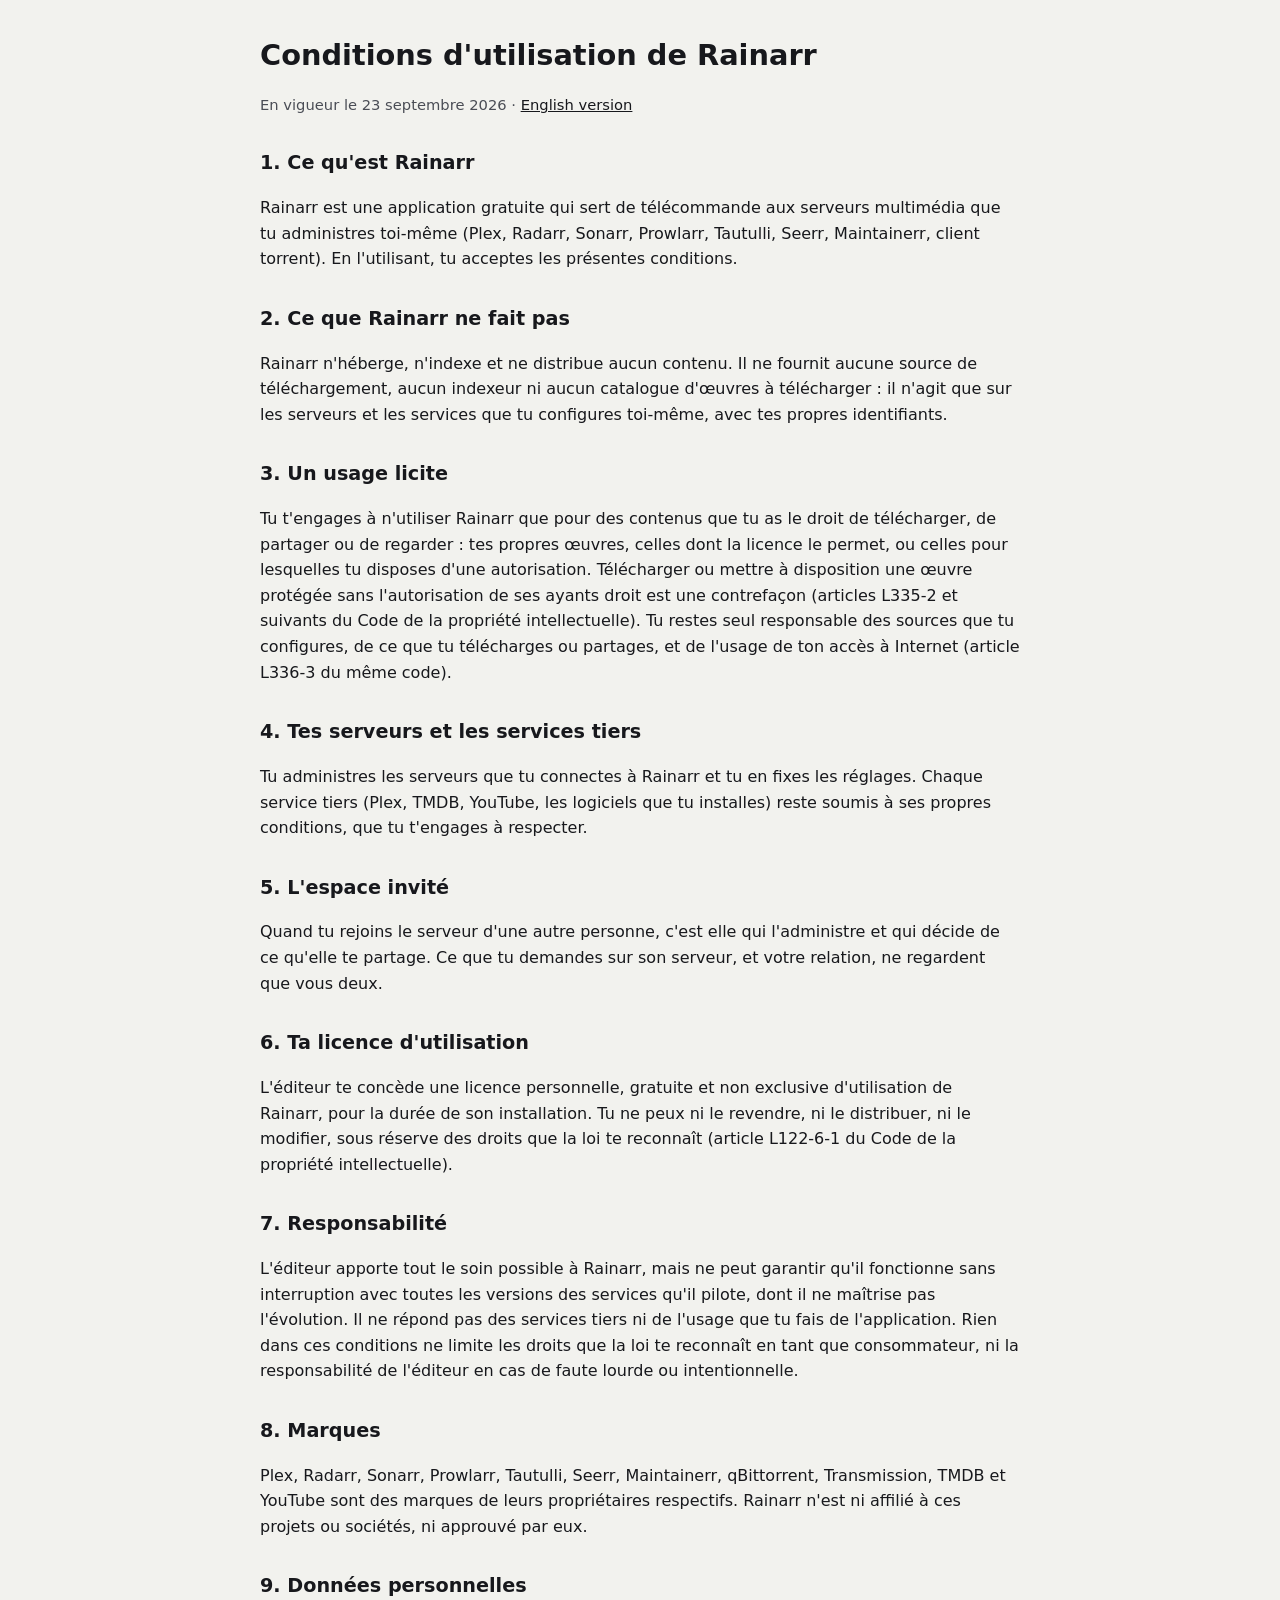
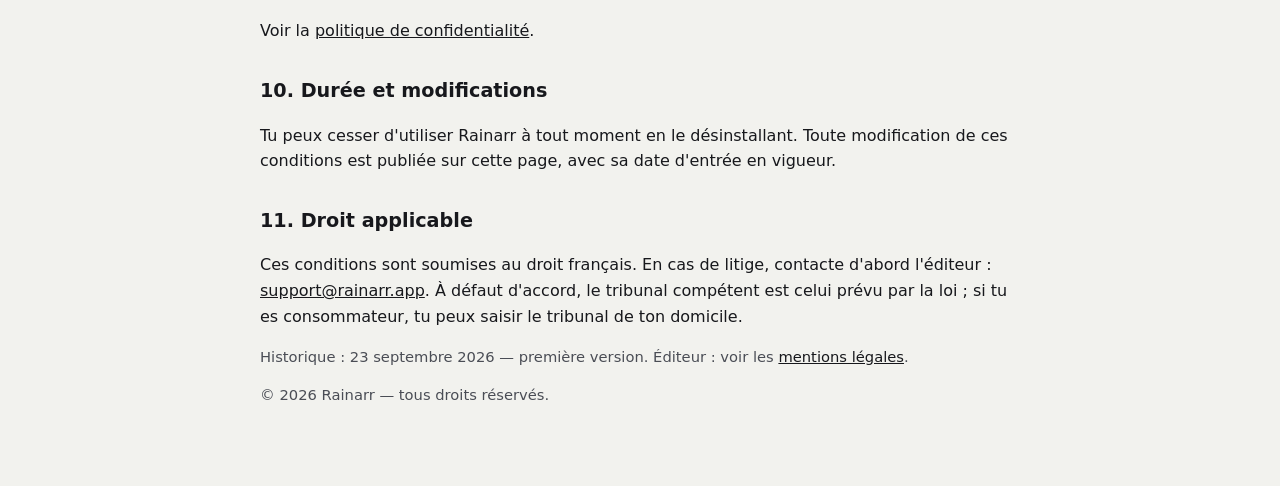
<file: conditions-utilisation.html>
<!doctype html>
<html lang="fr">
<head>
<meta charset="utf-8">
<meta name="viewport" content="width=device-width, initial-scale=1">
<title>Rainarr — Conditions d'utilisation</title>
<style>
  :root { --bg: #F2F2EE; --fg: #17181C; --muted: #4A4D55; --line: #D9D9D3; --accent: #17181C; }
  @media (prefers-color-scheme: dark) {
    :root { --bg: #17181C; --fg: #F5F5F2; --muted: #C9CBD1; --line: #3A3E47; --accent: #F5F5F2; }
  }
  body { margin: 0; background: var(--bg); color: var(--fg); font: 16px/1.6 system-ui, -apple-system, "Segoe UI", Roboto, sans-serif; }
  main { max-width: 760px; margin: 0 auto; padding: 32px 16px 64px; }
  h1 { font-size: 1.8rem; margin: 0 0 4px; }
  h2 { font-size: 1.2rem; margin: 32px 0 8px; }
  p, li { color: var(--fg); }
  .meta, .note { color: var(--muted); font-size: .92rem; }
  a { color: var(--accent); }
</style>
</head>
<body>
<main>
<h1>Conditions d'utilisation de Rainarr</h1>
<p class="meta">En vigueur le 23 septembre 2026 · <a href="terms.html">English version</a></p>

<h2>1. Ce qu'est Rainarr</h2>
<p>Rainarr est une application gratuite qui sert de télécommande aux serveurs multimédia que tu administres toi-même (Plex, Radarr, Sonarr, Prowlarr, Tautulli, Seerr, Maintainerr, client torrent). En l'utilisant, tu acceptes les présentes conditions.</p>

<h2>2. Ce que Rainarr ne fait pas</h2>
<p>Rainarr n'héberge, n'indexe et ne distribue aucun contenu. Il ne fournit aucune source de téléchargement, aucun indexeur ni aucun catalogue d'œuvres à télécharger : il n'agit que sur les serveurs et les services que tu configures toi-même, avec tes propres identifiants.</p>

<h2>3. Un usage licite</h2>
<p>Tu t'engages à n'utiliser Rainarr que pour des contenus que tu as le droit de télécharger, de partager ou de regarder : tes propres œuvres, celles dont la licence le permet, ou celles pour lesquelles tu disposes d'une autorisation. Télécharger ou mettre à disposition une œuvre protégée sans l'autorisation de ses ayants droit est une contrefaçon (articles L335-2 et suivants du Code de la propriété intellectuelle). Tu restes seul responsable des sources que tu configures, de ce que tu télécharges ou partages, et de l'usage de ton accès à Internet (article L336-3 du même code).</p>

<h2>4. Tes serveurs et les services tiers</h2>
<p>Tu administres les serveurs que tu connectes à Rainarr et tu en fixes les réglages. Chaque service tiers (Plex, TMDB, YouTube, les logiciels que tu installes) reste soumis à ses propres conditions, que tu t'engages à respecter.</p>

<h2>5. L'espace invité</h2>
<p>Quand tu rejoins le serveur d'une autre personne, c'est elle qui l'administre et qui décide de ce qu'elle te partage. Ce que tu demandes sur son serveur, et votre relation, ne regardent que vous deux.</p>

<h2>6. Ta licence d'utilisation</h2>
<p>L'éditeur te concède une licence personnelle, gratuite et non exclusive d'utilisation de Rainarr, pour la durée de son installation. Tu ne peux ni le revendre, ni le distribuer, ni le modifier, sous réserve des droits que la loi te reconnaît (article L122-6-1 du Code de la propriété intellectuelle).</p>

<h2>7. Responsabilité</h2>
<p>L'éditeur apporte tout le soin possible à Rainarr, mais ne peut garantir qu'il fonctionne sans interruption avec toutes les versions des services qu'il pilote, dont il ne maîtrise pas l'évolution. Il ne répond pas des services tiers ni de l'usage que tu fais de l'application. Rien dans ces conditions ne limite les droits que la loi te reconnaît en tant que consommateur, ni la responsabilité de l'éditeur en cas de faute lourde ou intentionnelle.</p>

<h2>8. Marques</h2>
<p>Plex, Radarr, Sonarr, Prowlarr, Tautulli, Seerr, Maintainerr, qBittorrent, Transmission, TMDB et YouTube sont des marques de leurs propriétaires respectifs. Rainarr n'est ni affilié à ces projets ou sociétés, ni approuvé par eux.</p>

<h2>9. Données personnelles</h2>
<p>Voir la <a href="confidentialite.html">politique de confidentialité</a>.</p>

<h2>10. Durée et modifications</h2>
<p>Tu peux cesser d'utiliser Rainarr à tout moment en le désinstallant. Toute modification de ces conditions est publiée sur cette page, avec sa date d'entrée en vigueur.</p>

<h2>11. Droit applicable</h2>
<p>Ces conditions sont soumises au droit français. En cas de litige, contacte d'abord l'éditeur : <a href="mailto:support@rainarr.app">support@rainarr.app</a>. À défaut d'accord, le tribunal compétent est celui prévu par la loi ; si tu es consommateur, tu peux saisir le tribunal de ton domicile.</p>

<p class="note">Historique : 23 septembre 2026 — première version. Éditeur : voir les <a href="mentions-legales.html">mentions légales</a>.</p>
<p class="note">© 2026 Rainarr — tous droits réservés.</p>
</main>
</body>
</html>
</file>
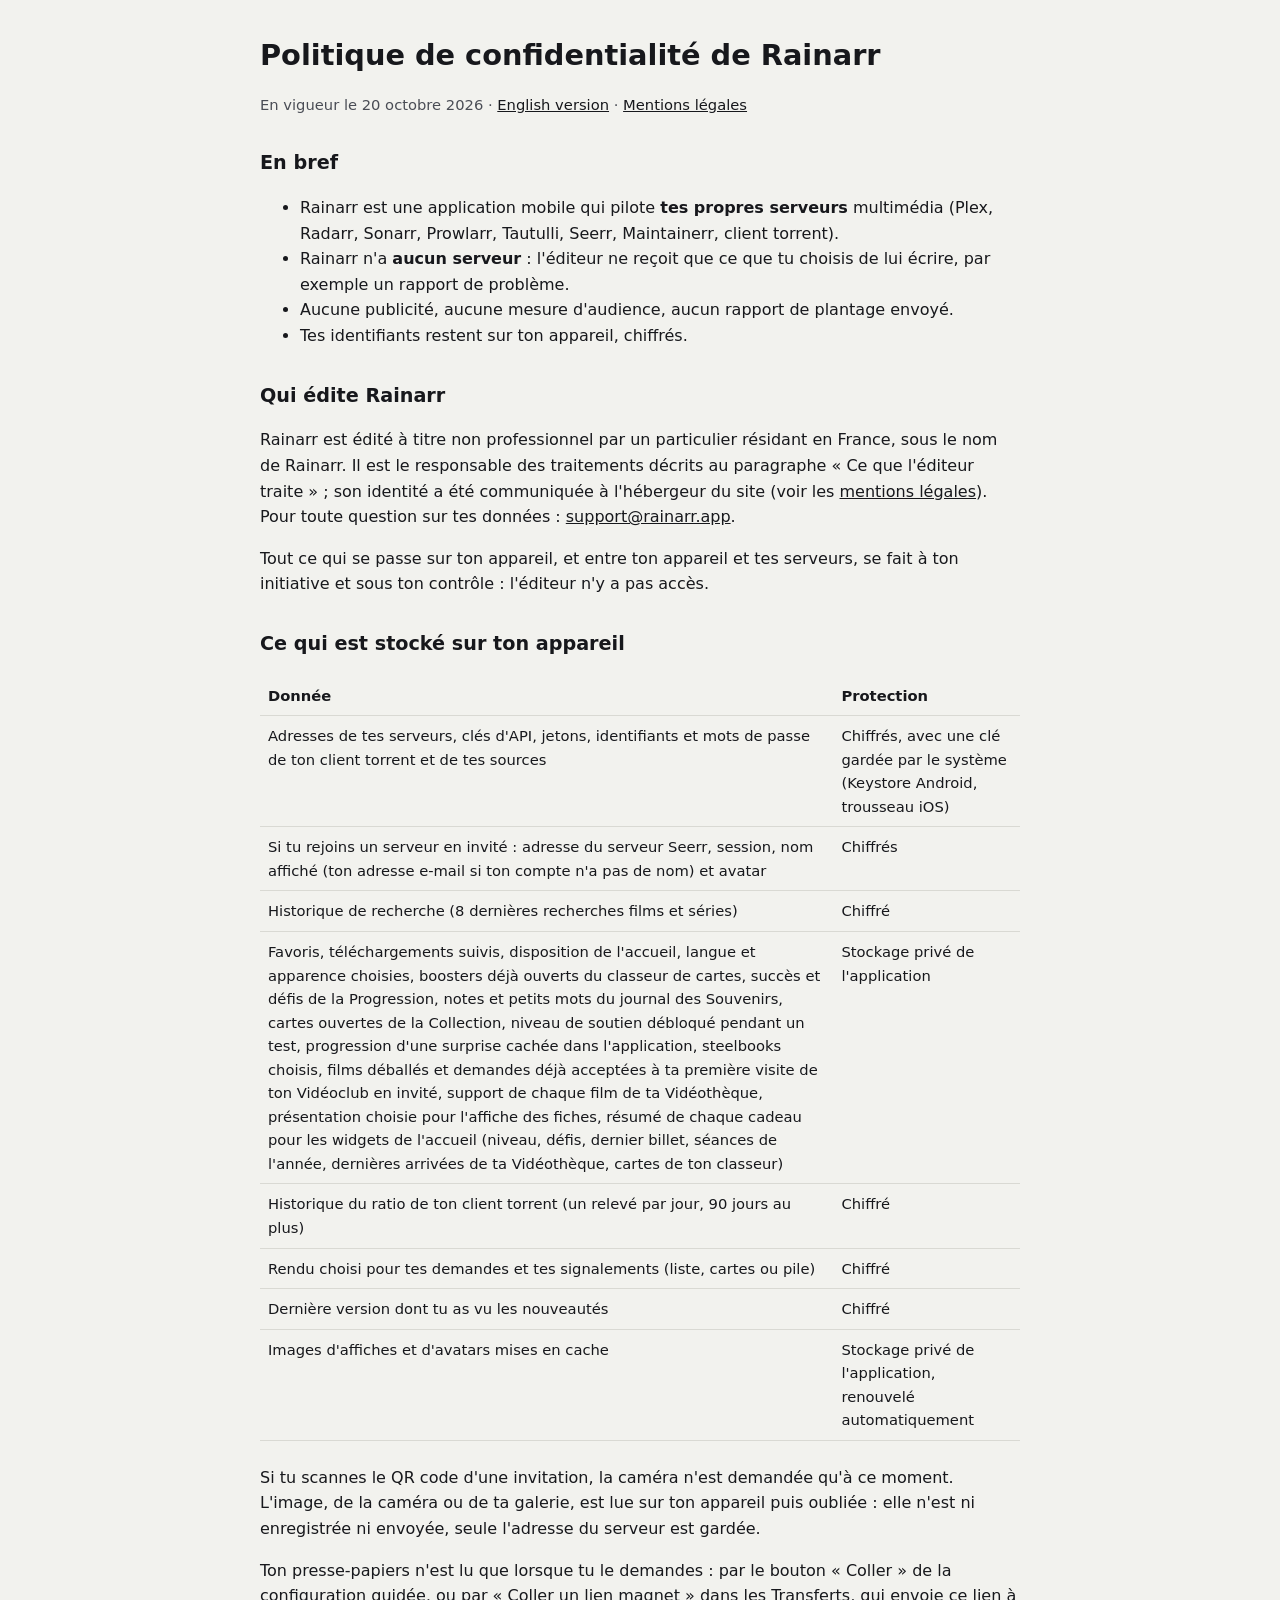
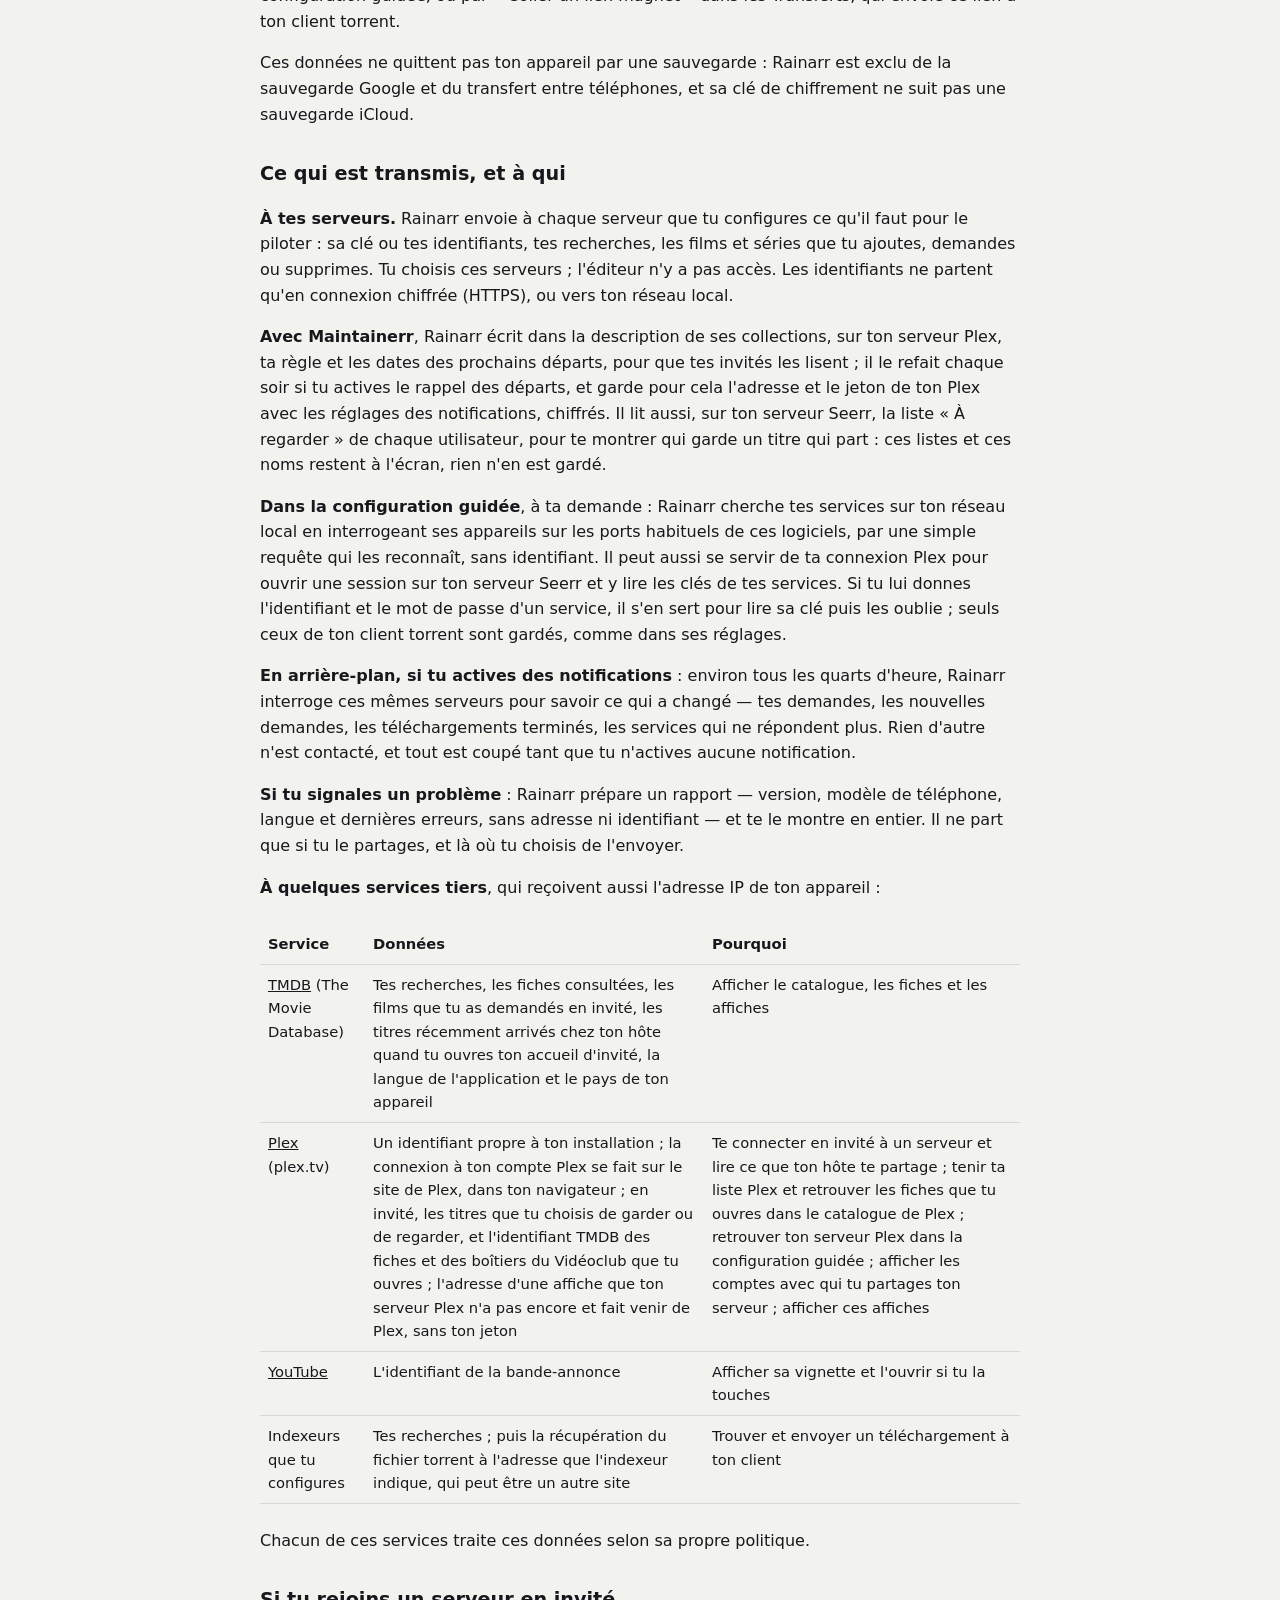
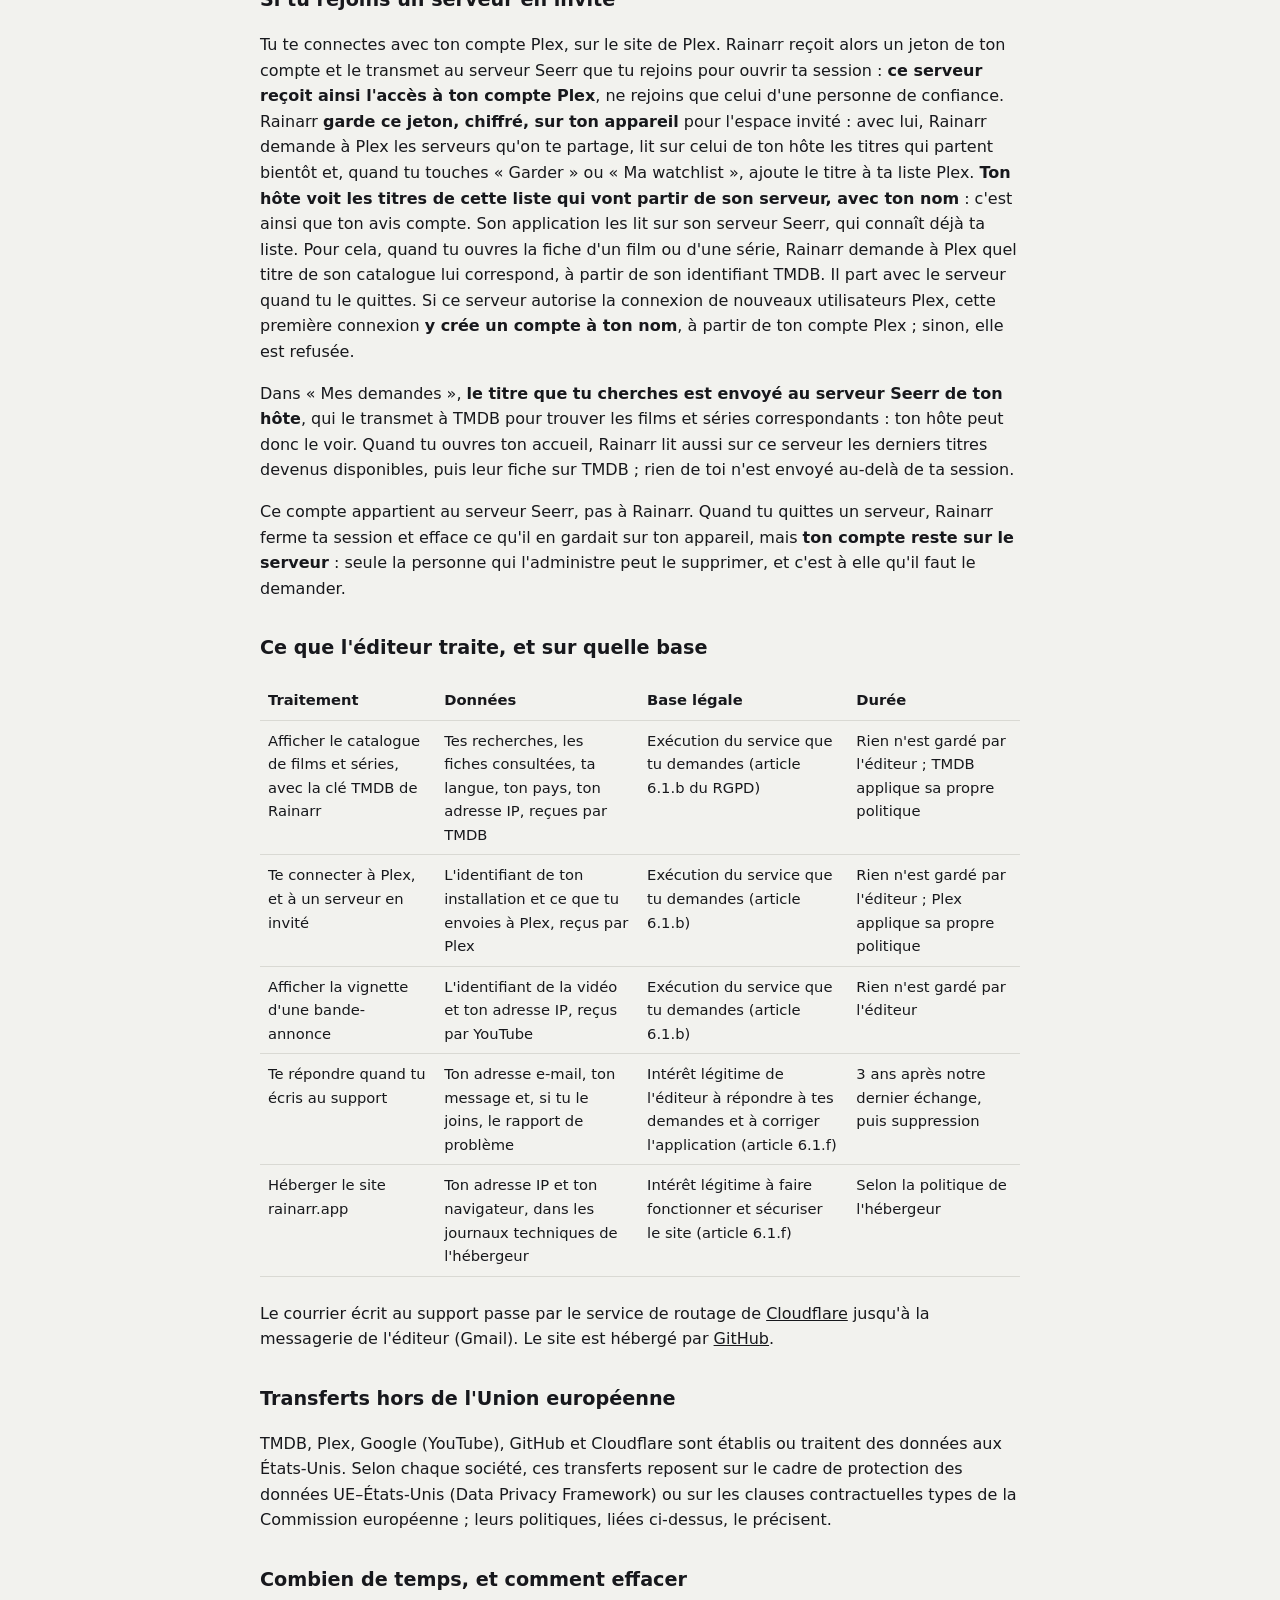
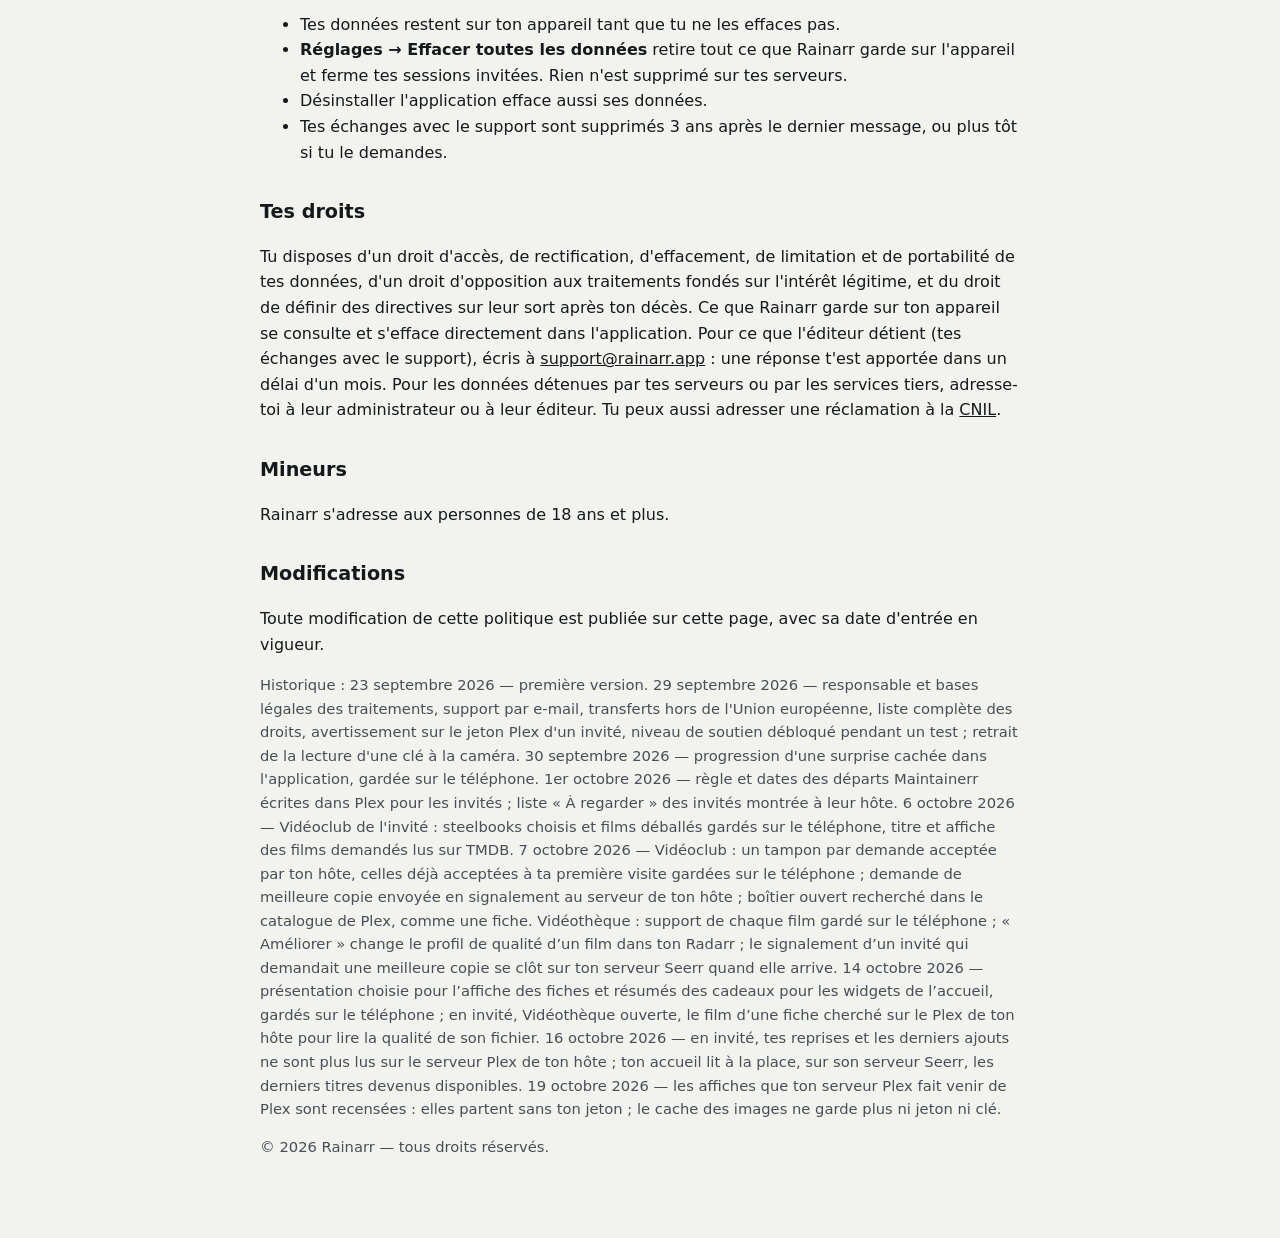
<file: confidentialite.html>
<!doctype html>
<html lang="fr">
<head>
<meta charset="utf-8">
<meta name="viewport" content="width=device-width, initial-scale=1">
<title>Rainarr — Politique de confidentialité</title>
<style>
  :root { --bg: #F2F2EE; --fg: #17181C; --muted: #4A4D55; --line: #D9D9D3; --accent: #17181C; }
  @media (prefers-color-scheme: dark) {
    :root { --bg: #17181C; --fg: #F5F5F2; --muted: #C9CBD1; --line: #3A3E47; --accent: #F5F5F2; }
  }
  body { margin: 0; background: var(--bg); color: var(--fg); font: 16px/1.6 system-ui, -apple-system, "Segoe UI", Roboto, sans-serif; }
  main { max-width: 760px; margin: 0 auto; padding: 32px 16px 64px; }
  h1 { font-size: 1.8rem; margin: 0 0 4px; }
  h2 { font-size: 1.2rem; margin: 32px 0 8px; }
  p, li { color: var(--fg); }
  .meta, .note { color: var(--muted); font-size: .92rem; }
  a { color: var(--accent); }
  table { width: 100%; border-collapse: collapse; font-size: .92rem; margin: 8px 0; }
  th, td { text-align: left; vertical-align: top; padding: 8px; border-bottom: 1px solid var(--line); }
  .wrap { overflow-x: auto; }
</style>
</head>
<body>
<main>
<h1>Politique de confidentialité de Rainarr</h1>
<p class="meta">En vigueur le 20 octobre 2026 · <a href="privacy.html">English version</a> · <a href="mentions-legales.html">Mentions légales</a></p>

<h2>En bref</h2>
<ul>
  <li>Rainarr est une application mobile qui pilote <strong>tes propres serveurs</strong> multimédia (Plex, Radarr, Sonarr, Prowlarr, Tautulli, Seerr, Maintainerr, client torrent).</li>
  <li>Rainarr n'a <strong>aucun serveur</strong> : l'éditeur ne reçoit que ce que tu choisis de lui écrire, par exemple un rapport de problème.</li>
  <li>Aucune publicité, aucune mesure d'audience, aucun rapport de plantage envoyé.</li>
  <li>Tes identifiants restent sur ton appareil, chiffrés.</li>
</ul>

<h2>Qui édite Rainarr</h2>
<p>Rainarr est édité à titre non professionnel par un particulier résidant en France, sous le nom de Rainarr. Il est le responsable des traitements décrits au paragraphe « Ce que l'éditeur traite » ; son identité a été communiquée à l'hébergeur du site (voir les <a href="mentions-legales.html">mentions légales</a>). Pour toute question sur tes données : <a href="mailto:support@rainarr.app">support@rainarr.app</a>.</p>
<p>Tout ce qui se passe sur ton appareil, et entre ton appareil et tes serveurs, se fait à ton initiative et sous ton contrôle : l'éditeur n'y a pas accès.</p>

<h2>Ce qui est stocké sur ton appareil</h2>
<div class="wrap"><table>
  <tr><th>Donnée</th><th>Protection</th></tr>
  <tr><td>Adresses de tes serveurs, clés d'API, jetons, identifiants et mots de passe de ton client torrent et de tes sources</td><td>Chiffrés, avec une clé gardée par le système (Keystore Android, trousseau iOS)</td></tr>
  <tr><td>Si tu rejoins un serveur en invité : adresse du serveur Seerr, session, nom affiché (ton adresse e-mail si ton compte n'a pas de nom) et avatar</td><td>Chiffrés</td></tr>
  <tr><td>Historique de recherche (8 dernières recherches films et séries)</td><td>Chiffré</td></tr>
  <tr><td>Favoris, téléchargements suivis, disposition de l'accueil, langue et apparence choisies, boosters déjà ouverts du classeur de cartes, succès et défis de la Progression, notes et petits mots du journal des Souvenirs, cartes ouvertes de la Collection, niveau de soutien débloqué pendant un test, progression d'une surprise cachée dans l'application, steelbooks choisis, films déballés et demandes déjà acceptées à ta première visite de ton Vidéoclub en invité, support de chaque film de ta Vidéothèque, présentation choisie pour l'affiche des fiches, résumé de chaque cadeau pour les widgets de l'accueil (niveau, défis, dernier billet, séances de l'année, dernières arrivées de ta Vidéothèque, cartes de ton classeur)</td><td>Stockage privé de l'application</td></tr>
  <tr><td>Historique du ratio de ton client torrent (un relevé par jour, 90 jours au plus)</td><td>Chiffré</td></tr>
  <tr><td>Rendu choisi pour tes demandes et tes signalements (liste, cartes ou pile)</td><td>Chiffré</td></tr>
  <tr><td>Dernière version dont tu as vu les nouveautés</td><td>Chiffré</td></tr>
  <tr><td>Images d'affiches et d'avatars mises en cache</td><td>Stockage privé de l'application, renouvelé automatiquement</td></tr>
</table></div>
<p>Si tu scannes le QR code d'une invitation, la caméra n'est demandée qu'à ce moment. L'image, de la caméra ou de ta galerie, est lue sur ton appareil puis oubliée : elle n'est ni enregistrée ni envoyée, seule l'adresse du serveur est gardée.</p>
<p>Ton presse-papiers n'est lu que lorsque tu le demandes : par le bouton « Coller » de la configuration guidée, ou par « Coller un lien magnet » dans les Transferts, qui envoie ce lien à ton client torrent.</p>
<p>Ces données ne quittent pas ton appareil par une sauvegarde : Rainarr est exclu de la sauvegarde Google et du transfert entre téléphones, et sa clé de chiffrement ne suit pas une sauvegarde iCloud.</p>

<h2>Ce qui est transmis, et à qui</h2>
<p><strong>À tes serveurs.</strong> Rainarr envoie à chaque serveur que tu configures ce qu'il faut pour le piloter : sa clé ou tes identifiants, tes recherches, les films et séries que tu ajoutes, demandes ou supprimes. Tu choisis ces serveurs ; l'éditeur n'y a pas accès. Les identifiants ne partent qu'en connexion chiffrée (HTTPS), ou vers ton réseau local.</p>
<p><strong>Avec Maintainerr</strong>, Rainarr écrit dans la description de ses collections, sur ton serveur Plex, ta règle et les dates des prochains départs, pour que tes invités les lisent ; il le refait chaque soir si tu actives le rappel des départs, et garde pour cela l'adresse et le jeton de ton Plex avec les réglages des notifications, chiffrés. Il lit aussi, sur ton serveur Seerr, la liste « À regarder » de chaque utilisateur, pour te montrer qui garde un titre qui part : ces listes et ces noms restent à l'écran, rien n'en est gardé.</p>
<p><strong>Dans la configuration guidée</strong>, à ta demande : Rainarr cherche tes services sur ton réseau local en interrogeant ses appareils sur les ports habituels de ces logiciels, par une simple requête qui les reconnaît, sans identifiant. Il peut aussi se servir de ta connexion Plex pour ouvrir une session sur ton serveur Seerr et y lire les clés de tes services. Si tu lui donnes l'identifiant et le mot de passe d'un service, il s'en sert pour lire sa clé puis les oublie ; seuls ceux de ton client torrent sont gardés, comme dans ses réglages.</p>
<p><strong>En arrière-plan, si tu actives des notifications</strong> : environ tous les quarts d'heure, Rainarr interroge ces mêmes serveurs pour savoir ce qui a changé — tes demandes, les nouvelles demandes, les téléchargements terminés, les services qui ne répondent plus. Rien d'autre n'est contacté, et tout est coupé tant que tu n'actives aucune notification.</p>
<p><strong>Si tu signales un problème</strong> : Rainarr prépare un rapport — version, modèle de téléphone, langue et dernières erreurs, sans adresse ni identifiant — et te le montre en entier. Il ne part que si tu le partages, et là où tu choisis de l'envoyer.</p>
<p><strong>À quelques services tiers</strong>, qui reçoivent aussi l'adresse IP de ton appareil :</p>
<div class="wrap"><table>
  <tr><th>Service</th><th>Données</th><th>Pourquoi</th></tr>
  <tr><td><a href="https://www.themoviedb.org/privacy-policy">TMDB</a> (The Movie Database)</td><td>Tes recherches, les fiches consultées, les films que tu as demandés en invité, les titres récemment arrivés chez ton hôte quand tu ouvres ton accueil d'invité, la langue de l'application et le pays de ton appareil</td><td>Afficher le catalogue, les fiches et les affiches</td></tr>
  <tr><td><a href="https://www.plex.tv/about/privacy-legal/">Plex</a> (plex.tv)</td><td>Un identifiant propre à ton installation ; la connexion à ton compte Plex se fait sur le site de Plex, dans ton navigateur ; en invité, les titres que tu choisis de garder ou de regarder, et l'identifiant TMDB des fiches et des boîtiers du Vidéoclub que tu ouvres ; l'adresse d'une affiche que ton serveur Plex n'a pas encore et fait venir de Plex, sans ton jeton</td><td>Te connecter en invité à un serveur et lire ce que ton hôte te partage ; tenir ta liste Plex et retrouver les fiches que tu ouvres dans le catalogue de Plex ; retrouver ton serveur Plex dans la configuration guidée ; afficher les comptes avec qui tu partages ton serveur ; afficher ces affiches</td></tr>
  <tr><td><a href="https://policies.google.com/privacy">YouTube</a></td><td>L'identifiant de la bande-annonce</td><td>Afficher sa vignette et l'ouvrir si tu la touches</td></tr>
  <tr><td>Indexeurs que tu configures</td><td>Tes recherches ; puis la récupération du fichier torrent à l'adresse que l'indexeur indique, qui peut être un autre site</td><td>Trouver et envoyer un téléchargement à ton client</td></tr>
</table></div>
<p>Chacun de ces services traite ces données selon sa propre politique.</p>

<h2 id="invite">Si tu rejoins un serveur en invité</h2>
<p>Tu te connectes avec ton compte Plex, sur le site de Plex. Rainarr reçoit alors un jeton de ton compte et le transmet au serveur Seerr que tu rejoins pour ouvrir ta session : <strong>ce serveur reçoit ainsi l'accès à ton compte Plex</strong>, ne rejoins que celui d'une personne de confiance. Rainarr <strong>garde ce jeton, chiffré, sur ton appareil</strong> pour l'espace invité : avec lui, Rainarr demande à Plex les serveurs qu'on te partage, lit sur celui de ton hôte les titres qui partent bientôt et, quand tu touches « Garder » ou « Ma watchlist », ajoute le titre à ta liste Plex. <strong>Ton hôte voit les titres de cette liste qui vont partir de son serveur, avec ton nom</strong> : c'est ainsi que ton avis compte. Son application les lit sur son serveur Seerr, qui connaît déjà ta liste. Pour cela, quand tu ouvres la fiche d'un film ou d'une série, Rainarr demande à Plex quel titre de son catalogue lui correspond, à partir de son identifiant TMDB. Il part avec le serveur quand tu le quittes. Si ce serveur autorise la connexion de nouveaux utilisateurs Plex, cette première connexion <strong>y crée un compte à ton nom</strong>, à partir de ton compte Plex ; sinon, elle est refusée.</p>
<p>Dans « Mes demandes », <strong>le titre que tu cherches est envoyé au serveur Seerr de ton hôte</strong>, qui le transmet à TMDB pour trouver les films et séries correspondants : ton hôte peut donc le voir. Quand tu ouvres ton accueil, Rainarr lit aussi sur ce serveur les derniers titres devenus disponibles, puis leur fiche sur TMDB ; rien de toi n'est envoyé au-delà de ta session.</p>
<p>Ce compte appartient au serveur Seerr, pas à Rainarr. Quand tu quittes un serveur, Rainarr ferme ta session et efface ce qu'il en gardait sur ton appareil, mais <strong>ton compte reste sur le serveur</strong> : seule la personne qui l'administre peut le supprimer, et c'est à elle qu'il faut le demander.</p>

<h2 id="editeur">Ce que l'éditeur traite, et sur quelle base</h2>
<div class="wrap"><table>
  <tr><th>Traitement</th><th>Données</th><th>Base légale</th><th>Durée</th></tr>
  <tr><td>Afficher le catalogue de films et séries, avec la clé TMDB de Rainarr</td><td>Tes recherches, les fiches consultées, ta langue, ton pays, ton adresse IP, reçues par TMDB</td><td>Exécution du service que tu demandes (article 6.1.b du RGPD)</td><td>Rien n'est gardé par l'éditeur ; TMDB applique sa propre politique</td></tr>
  <tr><td>Te connecter à Plex, et à un serveur en invité</td><td>L'identifiant de ton installation et ce que tu envoies à Plex, reçus par Plex</td><td>Exécution du service que tu demandes (article 6.1.b)</td><td>Rien n'est gardé par l'éditeur ; Plex applique sa propre politique</td></tr>
  <tr><td>Afficher la vignette d'une bande-annonce</td><td>L'identifiant de la vidéo et ton adresse IP, reçus par YouTube</td><td>Exécution du service que tu demandes (article 6.1.b)</td><td>Rien n'est gardé par l'éditeur</td></tr>
  <tr><td>Te répondre quand tu écris au support</td><td>Ton adresse e-mail, ton message et, si tu le joins, le rapport de problème</td><td>Intérêt légitime de l'éditeur à répondre à tes demandes et à corriger l'application (article 6.1.f)</td><td>3 ans après notre dernier échange, puis suppression</td></tr>
  <tr><td>Héberger le site rainarr.app</td><td>Ton adresse IP et ton navigateur, dans les journaux techniques de l'hébergeur</td><td>Intérêt légitime à faire fonctionner et sécuriser le site (article 6.1.f)</td><td>Selon la politique de l'hébergeur</td></tr>
</table></div>
<p>Le courrier écrit au support passe par le service de routage de <a href="https://www.cloudflare.com/privacypolicy/">Cloudflare</a> jusqu'à la messagerie de l'éditeur (Gmail). Le site est hébergé par <a href="https://docs.github.com/fr/site-policy/privacy-policies/github-general-privacy-statement">GitHub</a>.</p>

<h2>Transferts hors de l'Union européenne</h2>
<p>TMDB, Plex, Google (YouTube), GitHub et Cloudflare sont établis ou traitent des données aux États-Unis. Selon chaque société, ces transferts reposent sur le cadre de protection des données UE–États-Unis (Data Privacy Framework) ou sur les clauses contractuelles types de la Commission européenne ; leurs politiques, liées ci-dessus, le précisent.</p>

<h2>Combien de temps, et comment effacer</h2>
<ul>
  <li>Tes données restent sur ton appareil tant que tu ne les effaces pas.</li>
  <li><strong>Réglages → Effacer toutes les données</strong> retire tout ce que Rainarr garde sur l'appareil et ferme tes sessions invitées. Rien n'est supprimé sur tes serveurs.</li>
  <li>Désinstaller l'application efface aussi ses données.</li>
  <li>Tes échanges avec le support sont supprimés 3 ans après le dernier message, ou plus tôt si tu le demandes.</li>
</ul>

<h2>Tes droits</h2>
<p>Tu disposes d'un droit d'accès, de rectification, d'effacement, de limitation et de portabilité de tes données, d'un droit d'opposition aux traitements fondés sur l'intérêt légitime, et du droit de définir des directives sur leur sort après ton décès. Ce que Rainarr garde sur ton appareil se consulte et s'efface directement dans l'application. Pour ce que l'éditeur détient (tes échanges avec le support), écris à <a href="mailto:support@rainarr.app">support@rainarr.app</a> : une réponse t'est apportée dans un délai d'un mois. Pour les données détenues par tes serveurs ou par les services tiers, adresse-toi à leur administrateur ou à leur éditeur. Tu peux aussi adresser une réclamation à la <a href="https://www.cnil.fr/fr/plaintes">CNIL</a>.</p>

<h2>Mineurs</h2>
<p>Rainarr s'adresse aux personnes de 18 ans et plus.</p>

<h2>Modifications</h2>
<p>Toute modification de cette politique est publiée sur cette page, avec sa date d'entrée en vigueur.</p>
<p class="note">Historique : 23 septembre 2026 — première version. 29 septembre 2026 — responsable et bases légales des traitements, support par e-mail, transferts hors de l'Union européenne, liste complète des droits, avertissement sur le jeton Plex d'un invité, niveau de soutien débloqué pendant un test ; retrait de la lecture d'une clé à la caméra. 30 septembre 2026 — progression d'une surprise cachée dans l'application, gardée sur le téléphone. 1er octobre 2026 — règle et dates des départs Maintainerr écrites dans Plex pour les invités ; liste « À regarder » des invités montrée à leur hôte. 6 octobre 2026 — Vidéoclub de l'invité : steelbooks choisis et films déballés gardés sur le téléphone, titre et affiche des films demandés lus sur TMDB. 7 octobre 2026 — Vidéoclub : un tampon par demande acceptée par ton hôte, celles déjà acceptées à ta première visite gardées sur le téléphone ; demande de meilleure copie envoyée en signalement au serveur de ton hôte ; boîtier ouvert recherché dans le catalogue de Plex, comme une fiche. Vidéothèque : support de chaque film gardé sur le téléphone ; « Améliorer » change le profil de qualité d’un film dans ton Radarr ; le signalement d’un invité qui demandait une meilleure copie se clôt sur ton serveur Seerr quand elle arrive. 14 octobre 2026 — présentation choisie pour l’affiche des fiches et résumés des cadeaux pour les widgets de l’accueil, gardés sur le téléphone ; en invité, Vidéothèque ouverte, le film d’une fiche cherché sur le Plex de ton hôte pour lire la qualité de son fichier. 16 octobre 2026 — en invité, tes reprises et les derniers ajouts ne sont plus lus sur le serveur Plex de ton hôte ; ton accueil lit à la place, sur son serveur Seerr, les derniers titres devenus disponibles. 19 octobre 2026 — les affiches que ton serveur Plex fait venir de Plex sont recensées : elles partent sans ton jeton ; le cache des images ne garde plus ni jeton ni clé.</p>
<p class="note">© 2026 Rainarr — tous droits réservés.</p>
</main>
</body>
</html>
</file>
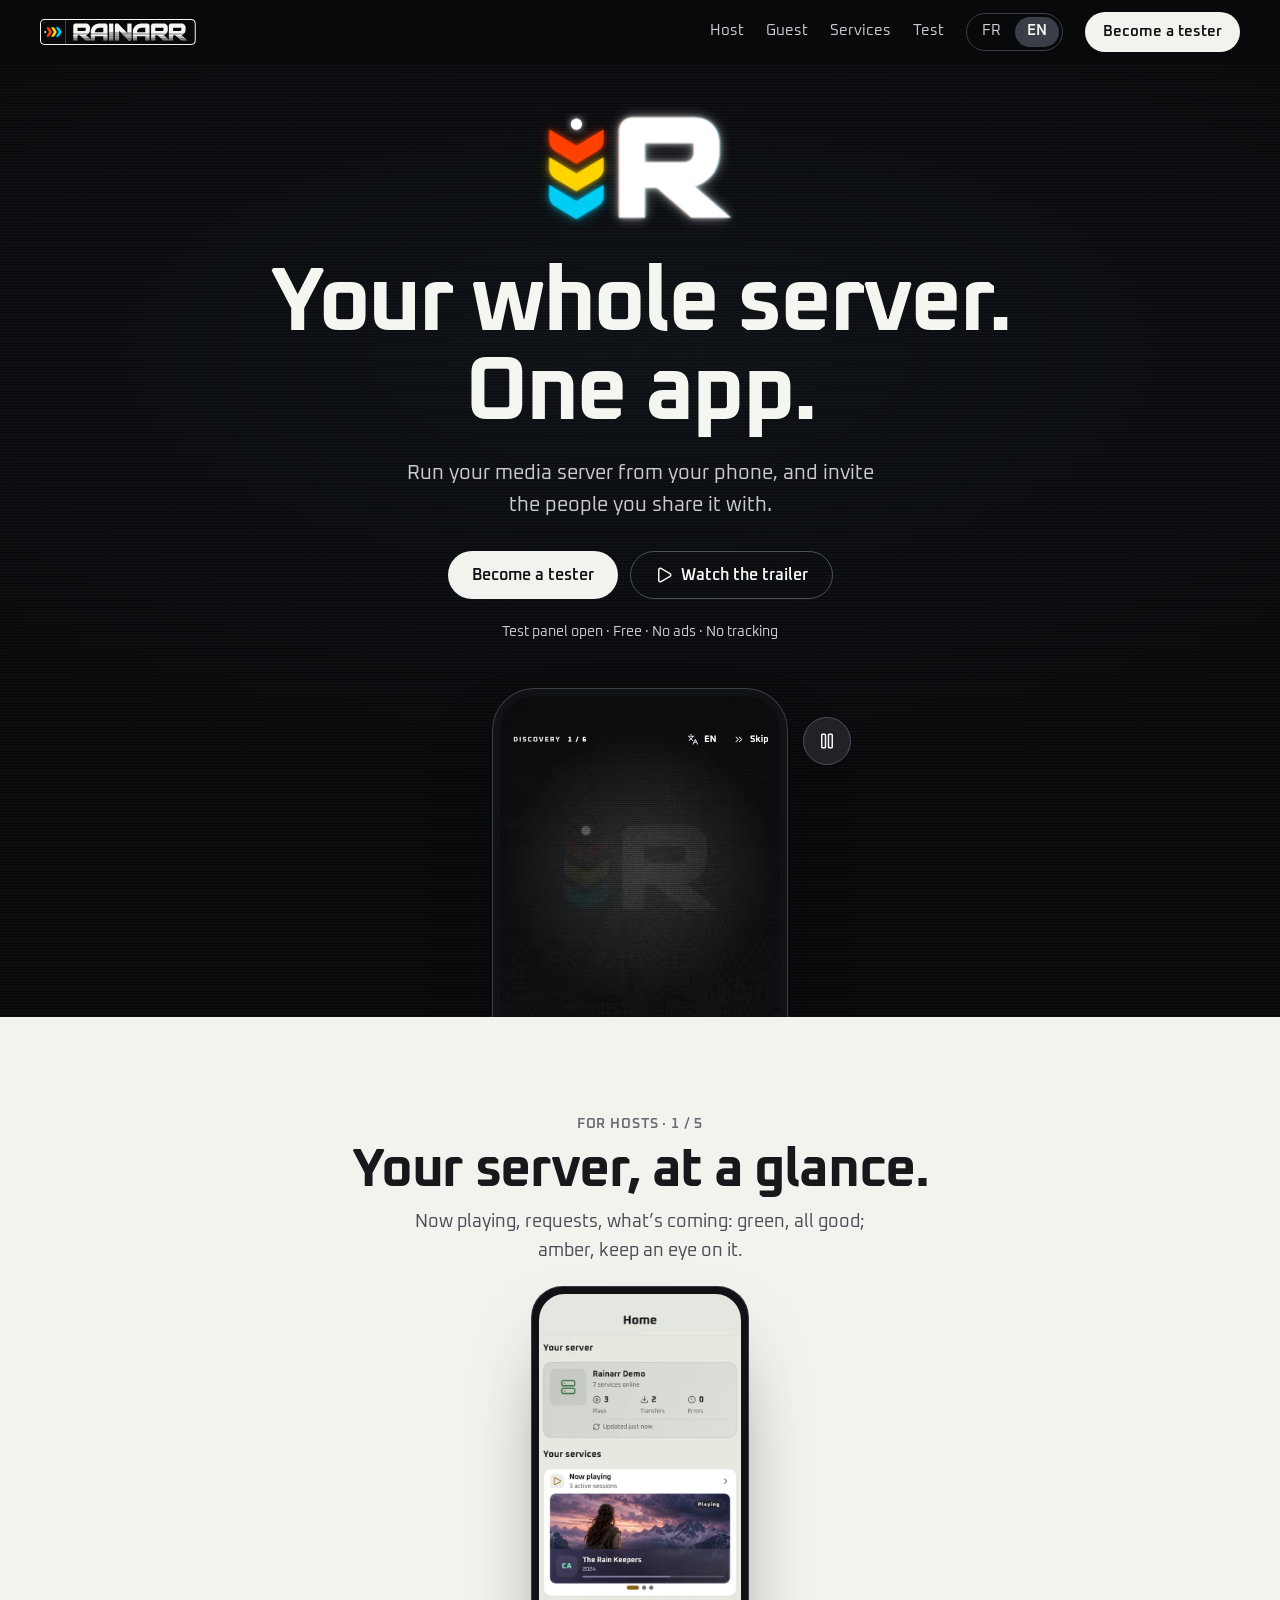
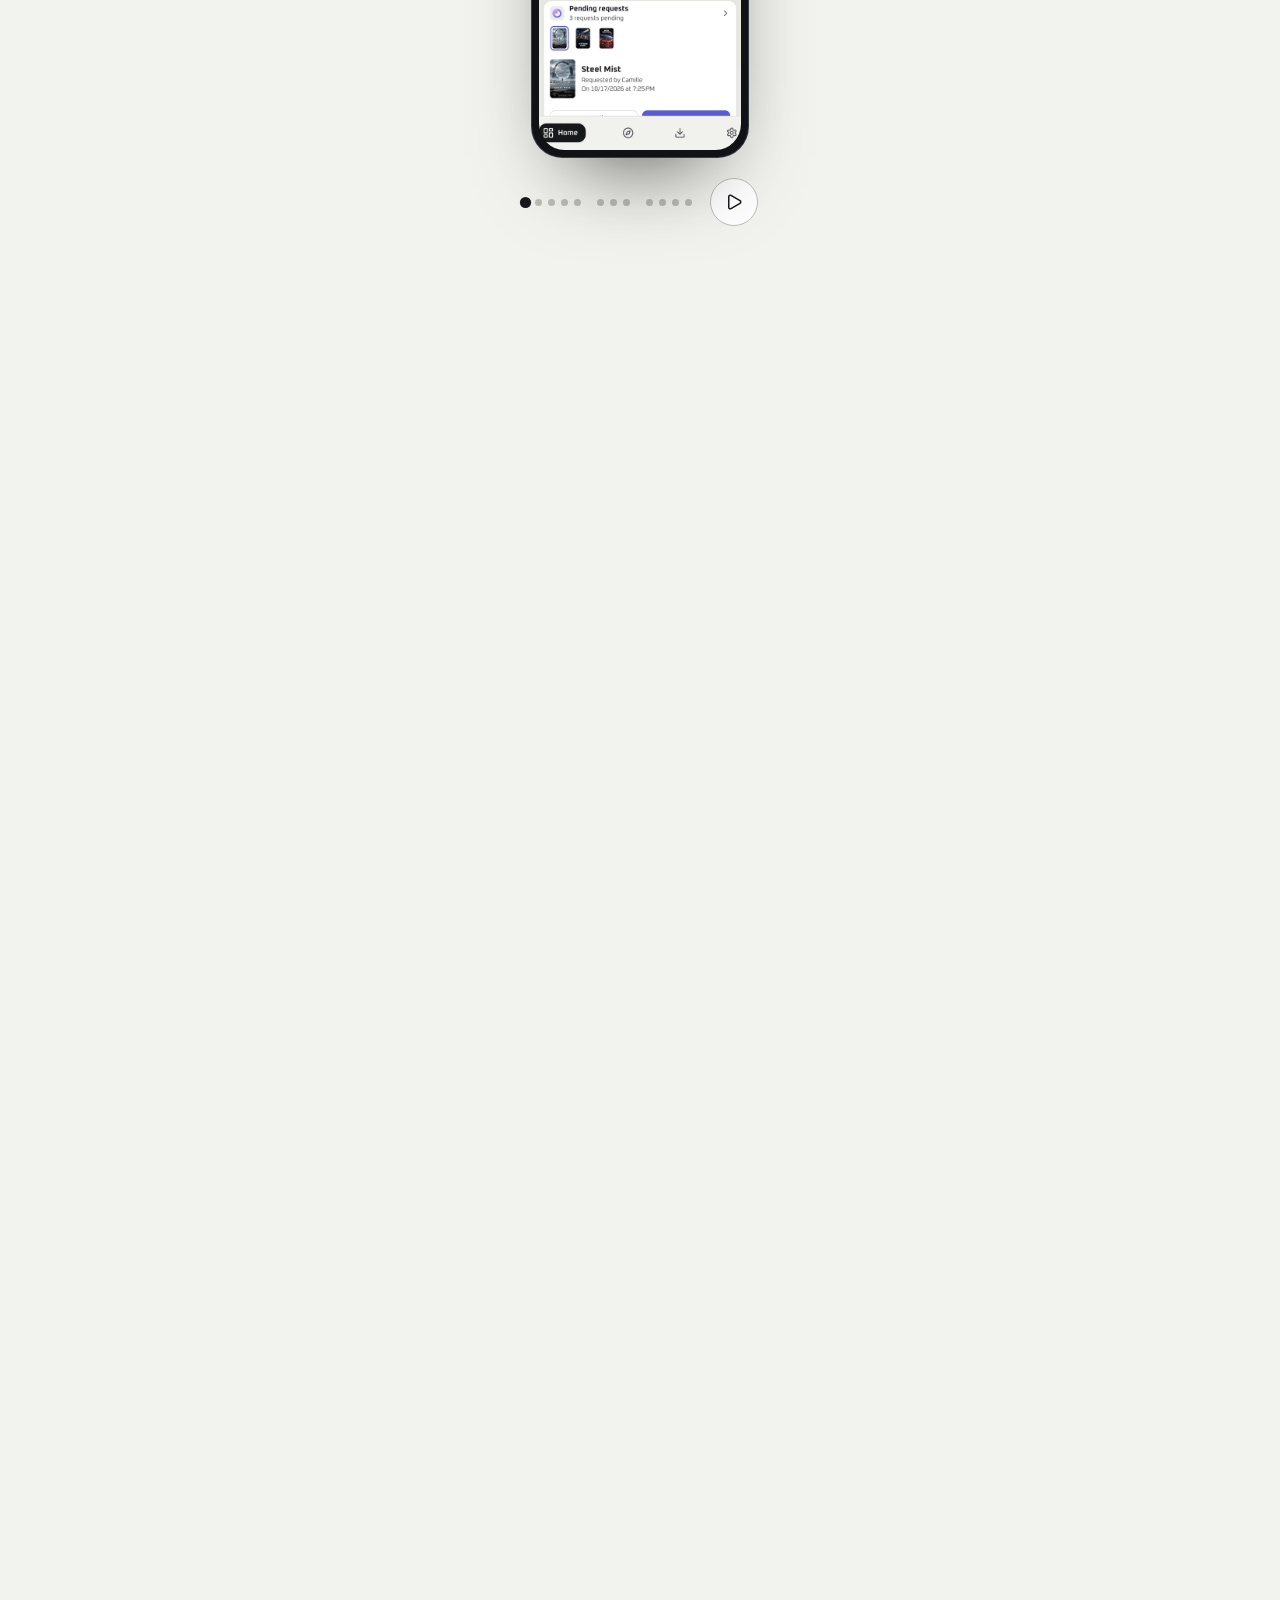
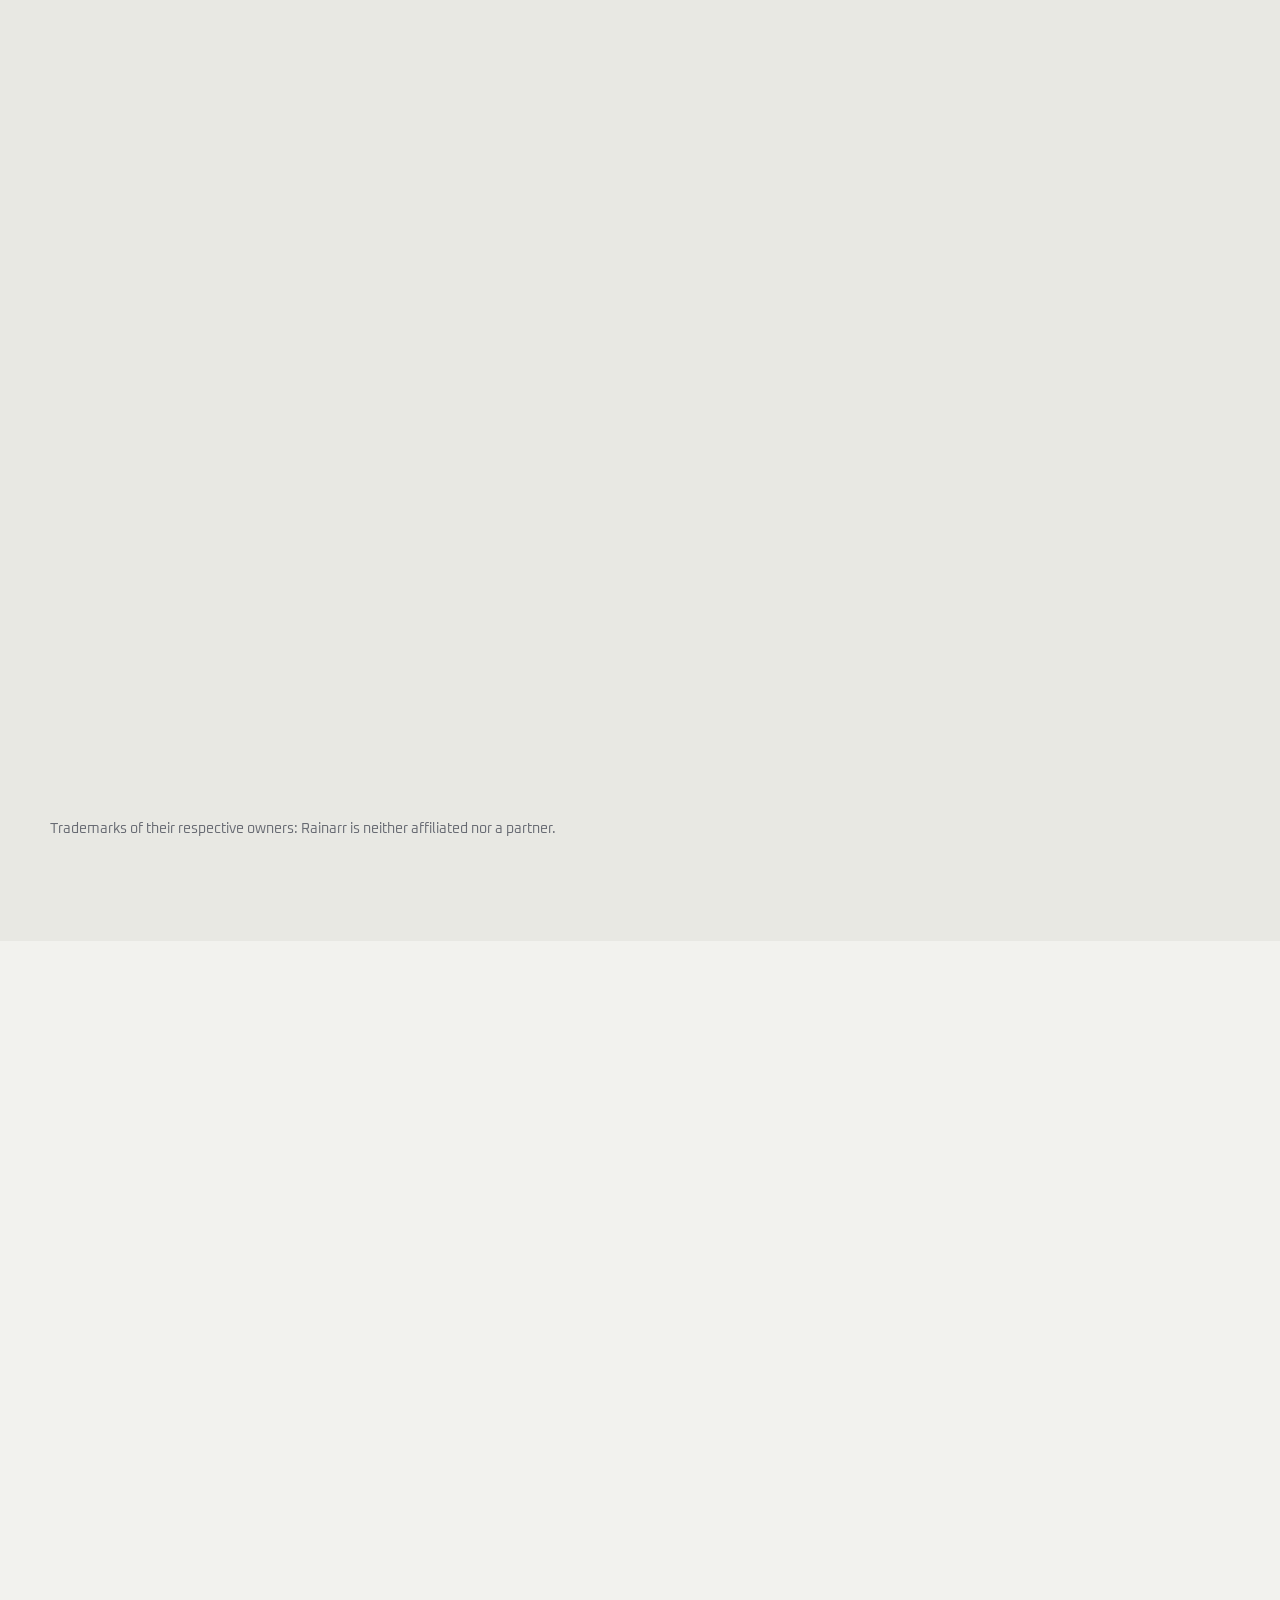
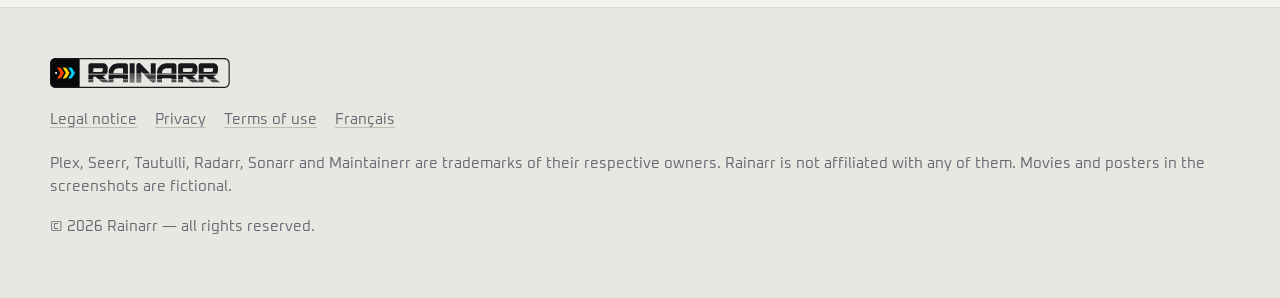
<file: en.html>
<!doctype html>
<html lang="en">
<head>
<meta charset="utf-8">
<meta name="viewport" content="width=device-width, initial-scale=1">
<meta http-equiv="Content-Security-Policy" content="default-src 'self'; img-src 'self'; media-src 'self'; font-src 'self'; style-src 'self'; script-src 'self'; base-uri 'none'; form-action 'none'">
<meta name="color-scheme" content="dark light">
<meta name="theme-color" content="#07090B">
<title>Rainarr — your whole server, one app</title>
<meta name="description" content="Rainarr brings Plex, Seerr, Tautulli, Radarr and Sonarr together in one Android app, for you and the people you invite. Join the test panel.">
<meta property="og:title" content="Rainarr — your whole server, one app">
<meta property="og:description" content="One app to run your media server and invite the people you share it with. Join the test panel on Android.">
<meta property="og:image" content="https://rainarr.app/assets/img/og-en.jpg">
<meta property="og:type" content="website">
<link rel="icon" href="assets/img/icon.svg" type="image/svg+xml">
<link rel="icon" href="assets/img/icon-192.png" sizes="192x192">
<link rel="alternate" hreflang="fr" href="https://rainarr.app/">
<link rel="stylesheet" href="assets/site.css?v=6f99e8b3b5">
<script src="assets/site.js?v=80fb4d78ea"></script>
</head>
<body>
<header class="nav">
  <a class="brand" href="#top" aria-label="Rainarr, home"><svg class="logo-h " viewBox="0 0 503.21 84" aria-hidden="true"><g class="logo-ink"><path d="M488.68,0H14.53C6.52,0,0,6.52,0,14.53v54.95c0,8.01,6.52,14.53,14.53,14.53h474.16c8.01,0,14.53-6.52,14.53-14.53V14.53c0-8.01-6.52-14.53-14.53-14.53ZM499.98,69.47c0,6.23-5.07,11.3-11.3,11.3H82.39V3.23h406.3c6.23,0,11.3,5.07,11.3,11.3v54.95Z"/></g><path class="logo-screen" d="M14.53,3.23H82.39V80.77H14.53A11.3,11.3,0,0,1,3.23,69.47V14.53A11.3,11.3,0,0,1,14.53,3.23Z"/><path d="M39.05,42v-.02s-.01,0-.01,0l-7.23-12.03c-1.16-1.93-3.25-3.11-5.5-3.11h-6.29l9.11,15.17-9.11,15.17h6.29c2.25,0,4.34-1.18,5.5-3.11l7.23-12.03h.03v-.02Z" fill="#FF4101"/><path d="M54.57,42v-.02s-.01,0-.01,0l-7.23-12.03c-1.16-1.93-3.25-3.11-5.5-3.11h-6.29l9.11,15.17-9.11,15.17h6.29c2.25,0,4.34-1.18,5.5-3.11l7.23-12.03h.03v-.02Z" fill="#FFD400"/><path d="M70.1,42v-.02s-.01,0-.01,0l-7.23-12.03c-1.16-1.93-3.25-3.11-5.5-3.11h-6.29l9.11,15.17-9.11,15.17h6.29c2.25,0,4.34-1.18,5.5-3.11l7.23-12.03h.03v-.02Z" fill="#00CDF4"/><circle cx="16.96" cy="42" r="3.07" fill="#FFFFFF"/><g class="logo-ink"><path d="M107.51,65.96v1.16h13.78v-1.16h-13.78ZM107.51,61.81v1.29h13.78v-1.29h-13.78ZM107.51,57.66v1.4h13.78v-1.4h-13.78ZM107.51,53.51v1.53h13.78v-1.53h-13.78ZM149.98,53.51h-21.19l1.78,1.53h21.19l-1.78-1.53ZM161.99,63.87h-21.23l1.42,1.23h21.23l-1.42-1.23ZM157.18,59.73h-21.21l1.57,1.36h21.21l-1.57-1.36ZM154.79,57.66h-21.21l1.61,1.4h21.23l-1.63-1.4ZM159.6,61.81h-21.23l1.5,1.29h21.21l-1.48-1.29ZM143.17,65.96l1.34,1.16h33.38v-1.16h-34.72ZM164.12,63.87v1.23h13.77v-1.23h-13.77ZM164.12,59.73v1.36h13.77v-1.36h-13.77ZM164.12,53.51v1.53h54.14v-1.53h-54.14ZM164.12,49.35v1.68h54.14v-1.68h-54.14ZM164.12,45.2v1.79h54.14v-1.79h-54.14ZM217.72,19.04c-.36-.84-.86-1.6-1.49-2.23-.65-.63-1.39-1.13-2.23-1.49-.86-.36-1.74-.53-2.68-.53h-20.14c-3.86,0-7.46.68-10.75,2-3.28,1.34-6.18,3.23-8.59,5.62-2.42,2.39-4.34,5.29-5.7,8.6-1.36,3.31-2.03,6.96-2.03,10.85v1.11h13.77v-1.11c0-2.18.31-4.02.89-5.47.58-1.47,1.32-2.7,2.2-3.65.87-.95,1.84-1.69,2.87-2.23,1.11-.58,2.2-1.03,3.2-1.31,1.02-.27,1.89-.45,2.61-.52.77-.06,1.29-.11,1.53-.11h13.28v14.4h13.78v-21.26c0-.92-.18-1.82-.53-2.68ZM164.12,43.13v1.84h54.14v-1.84h-54.14ZM164.12,47.28v1.73h54.14v-1.73h-54.14ZM164.12,51.43v1.6h54.14v-1.6h-54.14ZM204.47,68.02v.9h13.78v-.9h-13.78ZM204.47,63.87v1.23h13.78v-1.23h-13.78ZM204.47,59.73v1.36h13.78v-1.36h-13.78ZM164.12,55.58v1.49h13.77v-.23h26.58v.23h13.78v-1.49h-54.14ZM204.47,57.66v1.4h13.78v-1.4h-13.78ZM204.47,61.81v1.29h13.78v-1.29h-13.78ZM204.47,65.96v1.16h13.78v-1.16h-13.78ZM164.12,57.66v1.4h13.77v-1.4h-13.77ZM164.12,61.81v1.29h13.77v-1.29h-13.77ZM145.55,68.02l1.05.9h31.28v-.9h-32.33ZM152.37,55.58h-21.19l1.71,1.49h21.21l-1.73-1.49ZM149.85,51.43h-42.34v1.6h13.78v-.21h6.68l.24.21h21.19l-1.19-1.03c.55-.16,1.1-.34,1.63-.56ZM107.51,47.28v1.73h46.78c.21-.15.4-.29.61-.45.5-.39.98-.81,1.44-1.28h-48.83ZM160.95,23.85c-.47-1.55-1.24-3-2.28-4.33-1.08-1.36-2.47-2.49-4.13-3.36-1.73-.9-3.79-1.37-6.18-1.37h-33.93c-.95,0-1.87.18-2.73.53-.84.37-1.6.87-2.21,1.52-.61.63-1.11,1.37-1.45,2.2-.36.84-.53,1.74-.53,2.68v21.26h52.01c.48-.92.9-1.92,1.23-2.99.58-1.84.87-3.92.87-6.2v-5.71c0-1.32-.23-2.74-.66-4.23ZM147.83,33.79c0,.86-.13,1.6-.37,2.2-.24.6-.56,1.08-.98,1.48-.45.44-1,.77-1.65,1.03-.68.27-1.44.45-2.28.53h-21.26v-10.46h26.54v5.21ZM107.51,45.2v1.79h49.13c.53-.56,1.05-1.16,1.5-1.79h-50.63ZM107.51,43.13v1.84h50.8s.05-.05.06-.08c.39-.55.74-1.13,1.07-1.76h-51.92ZM107.51,49.35v1.68h43.31s.05-.02.08-.03c1-.47,1.99-1.02,2.92-1.65h-46.31ZM107.51,55.58v1.49h13.78v-1.49h-13.78ZM107.51,59.73v1.36h13.78v-1.36h-13.78ZM107.51,63.87v1.23h13.78v-1.23h-13.78ZM107.51,68.02v.9h13.78v-.9h-13.78Z"/><rect x="223.14" y="14.79" width="13.78" height="28.18"/><rect x="223.14" y="43.13" width="13.78" height="1.84"/><rect x="223.14" y="45.2" width="13.78" height="1.79"/><rect x="223.14" y="47.28" width="13.78" height="1.73"/><rect x="223.14" y="49.35" width="13.78" height="1.68"/><rect x="223.14" y="51.43" width="13.78" height="1.6"/><rect x="223.14" y="53.51" width="13.78" height="1.53"/><rect x="223.14" y="55.58" width="13.78" height="1.49"/><rect x="223.14" y="57.66" width="13.78" height="1.4"/><rect x="223.14" y="59.73" width="13.78" height="1.36"/><rect x="223.14" y="61.81" width="13.78" height="1.29"/><rect x="223.14" y="63.87" width="13.78" height="1.23"/><rect x="223.14" y="65.96" width="13.78" height="1.16"/><rect x="223.14" y="68.02" width="13.78" height=".9"/><rect x="241.83" y="68.02" width="13.78" height=".9"/><rect x="241.83" y="65.96" width="13.78" height="1.16"/><rect x="241.83" y="63.87" width="13.78" height="1.23"/><rect x="241.83" y="61.81" width="13.78" height="1.29"/><rect x="241.83" y="59.73" width="13.78" height="1.36"/><rect x="241.83" y="57.66" width="13.78" height="1.4"/><rect x="241.83" y="55.58" width="13.78" height="1.49"/><rect x="241.83" y="53.51" width="13.78" height="1.53"/><rect x="241.83" y="51.43" width="13.78" height="1.6"/><rect x="241.83" y="49.35" width="13.78" height="1.68"/><rect x="241.83" y="47.28" width="13.78" height="1.73"/><rect x="241.83" y="45.2" width="13.78" height="1.79"/><rect x="241.83" y="43.13" width="13.78" height="1.84"/><path d="M284.59,68.02h8.86c-.52.44-1.11.79-1.76,1.07-.05.02-.1.03-.15.05h-5.07c-.69-.24-1.32-.61-1.89-1.11Z"/><path d="M282.56,65.96h12.56c-.21.42-.47.81-.76,1.16h-10.69l-1.11-1.16Z"/><path d="M280.57,63.87h15.25c-.06.42-.16.82-.32,1.23h-13.77l-1.16-1.23Z"/><rect x="282.15" y="14.79" width="13.78" height="28.18"/><rect x="282.15" y="43.13" width="13.78" height="1.84"/><path d="M279.35,42.97h-18.8l-4.92-5.15v5.15h-13.78v-21.94c0-1.42.4-2.73,1.21-3.87.76-1.1,1.74-1.94,2.95-2.49,1.39-.56,2.73-.71,4.07-.44,1.4.26,2.6.92,3.6,1.94l25.68,26.79Z"/><polygon points="281.25 44.97 262.46 44.97 260.7 43.13 279.49 43.13 281.25 44.97"/><polygon points="295.94 45.2 295.94 46.99 264.4 46.99 262.69 45.2 281.48 45.2 282.15 45.91 282.15 45.2 295.94 45.2"/><polygon points="264.67 47.28 295.94 47.28 295.94 49.01 266.34 49.01 264.67 47.28"/><polygon points="266.66 49.35 295.94 49.35 295.94 51.03 268.26 51.03 266.66 49.35"/><polygon points="268.64 51.43 295.94 51.43 295.94 53.03 270.18 53.03 268.64 51.43"/><polygon points="270.65 53.51 295.94 53.51 295.94 55.05 272.11 55.05 270.65 53.51"/><polygon points="272.61 55.58 295.94 55.58 295.94 57.06 274.05 57.06 272.61 55.58"/><polygon points="274.62 57.66 295.94 57.66 295.94 59.07 275.96 59.07 274.62 57.66"/><polygon points="276.6 59.73 295.94 59.73 295.94 61.08 277.89 61.08 276.6 59.73"/><path d="M278.59,61.81h17.35v.89c0,.15,0,.27-.02.4h-16.09l-1.24-1.29Z"/><path d="M353.45,19.04c-.36-.84-.86-1.6-1.48-2.23-.65-.63-1.39-1.13-2.23-1.49-.86-.36-1.74-.53-2.68-.53h-20.14c-3.86,0-7.46.68-10.75,2-3.28,1.34-6.18,3.23-8.59,5.62-2.42,2.39-4.34,5.29-5.7,8.6-1.36,3.31-2.03,6.96-2.03,10.85v1.11h13.77v-1.11c0-2.18.31-4.02.89-5.47.58-1.47,1.32-2.7,2.2-3.65.87-.95,1.84-1.69,2.87-2.23,1.11-.58,2.2-1.03,3.2-1.31,1.02-.27,1.89-.45,2.61-.52.77-.06,1.29-.11,1.53-.11h13.28v14.4h13.78v-21.26c0-.92-.18-1.82-.53-2.68ZM299.84,45.2v1.79h54.14v-1.79h-54.14ZM299.84,49.35v1.68h54.14v-1.68h-54.14ZM299.84,53.51v1.53h54.14v-1.53h-54.14ZM340.2,57.66v1.4h13.78v-1.4h-13.78ZM340.2,61.81v1.29h13.78v-1.29h-13.78ZM340.2,65.96v1.16h13.78v-1.16h-13.78ZM340.2,68.02v.9h13.78v-.9h-13.78ZM340.2,63.87v1.23h13.78v-1.23h-13.78ZM340.2,59.73v1.36h13.78v-1.36h-13.78ZM299.84,65.96v1.16h13.77v-1.16h-13.77ZM299.84,61.81v1.29h13.77v-1.29h-13.77ZM299.84,57.66v1.4h13.77v-1.4h-13.77ZM299.84,55.58v1.49h13.77v-.23h26.58v.23h13.78v-1.49h-54.14ZM299.84,59.73v1.36h13.77v-1.36h-13.77ZM299.84,63.87v1.23h13.77v-1.23h-13.77ZM299.84,68.02v.9h13.77v-.9h-13.77ZM299.84,51.43v1.6h54.14v-1.6h-54.14ZM299.84,47.28v1.73h54.14v-1.73h-54.14ZM299.84,43.13v1.84h54.14v-1.84h-54.14Z"/><path d="M416.33,65.96v.56l-.66-.56h-21.21l1.34,1.16h34.32v-1.16h-13.78ZM413.27,63.87h-21.21l1.42,1.23h21.21l-1.42-1.23ZM408.47,59.73h-21.21l1.57,1.36h21.21l-1.57-1.36ZM403.66,55.58h-21.19l1.71,1.49h21.21l-1.73-1.49ZM358.81,68.02v.9h13.78v-.9h-13.78ZM358.81,63.87v1.23h13.78v-1.23h-13.78ZM358.81,59.73v1.36h13.78v-1.36h-13.78ZM358.81,55.58v1.49h13.78v-1.49h-13.78ZM401.14,51.43h-42.34v1.6h13.78v-.21h6.68l.24.21h21.19l-1.19-1.03c.55-.16,1.1-.34,1.63-.56ZM358.81,47.28v1.73h46.78c.21-.15.4-.29.61-.45.5-.39.98-.81,1.44-1.28h-48.83ZM358.81,43.13v1.84h50.8s.05-.06.06-.1c.39-.55.74-1.13,1.05-1.74h-51.91ZM412.23,23.85c-.45-1.55-1.23-3-2.28-4.33-1.07-1.36-2.45-2.49-4.12-3.36-1.73-.9-3.79-1.37-6.18-1.37h-33.93c-.95,0-1.87.18-2.73.53-.84.37-1.6.87-2.21,1.52-.63.63-1.11,1.37-1.45,2.2-.36.84-.53,1.74-.53,2.68v21.26h51.99c.5-.94.9-1.92,1.24-2.99.58-1.84.87-3.92.87-6.2v-5.71c0-1.32-.23-2.74-.68-4.23ZM399.13,33.79c0,.86-.13,1.6-.37,2.2-.24.6-.56,1.08-.98,1.47-.45.45-1,.79-1.66,1.05-.66.27-1.42.45-2.26.53h-21.26v-10.46h26.54v5.21ZM358.81,45.2v1.79h49.12c.55-.55,1.05-1.15,1.5-1.79h-50.62ZM358.81,49.35v1.68h43.31s.05-.02.08-.03c1-.47,1.97-1.02,2.91-1.65h-46.29ZM358.81,53.51v1.53h13.78v-1.53h-13.78ZM358.81,57.66v1.4h13.78v-1.4h-13.78ZM358.81,61.81v1.29h13.78v-1.29h-13.78ZM358.81,65.96v1.16h13.78v-1.16h-13.78ZM401.27,53.51h-21.19l1.78,1.53h21.19l-1.78-1.53ZM406.07,57.66h-21.19l1.61,1.4h21.21l-1.63-1.4ZM410.88,61.81h-21.21l1.5,1.29h21.21l-1.5-1.29ZM416.33,63.87v1.23h13.78v-1.23h-13.78ZM416.33,61.81v1.29h13.78v-1.29h-13.78ZM416.33,57.66v1.4h13.78v-1.4h-13.78ZM416.33,53.51v1.53h13.78v-1.53h-13.78ZM475.6,68.02h-21.23l1.05.9h21.23l-1.05-.9ZM470.79,63.87h-21.21l1.42,1.23h21.21l-1.42-1.23ZM468.4,61.81h-21.21l1.5,1.29h21.21l-1.5-1.29ZM463.61,57.66h-21.21l1.61,1.4h21.21l-1.61-1.4ZM458.8,53.51h-21.19l1.78,1.53h21.19l-1.78-1.53ZM416.33,49.35v1.68h43.31s.05-.02.08-.03c1-.47,1.97-1.02,2.91-1.65h-46.29ZM416.33,45.2v1.79h49.13c.53-.55,1.03-1.15,1.5-1.79h-50.63ZM469.76,23.85c-.45-1.55-1.23-3-2.28-4.33-1.07-1.36-2.45-2.49-4.12-3.36-1.73-.9-3.79-1.37-6.18-1.37h-33.93c-.95,0-1.87.18-2.73.53-.84.37-1.6.87-2.21,1.52-.61.63-1.11,1.37-1.45,2.2-.36.86-.53,1.76-.53,2.68v21.26h51.99c.5-.92.9-1.92,1.24-2.99.58-1.84.87-3.92.87-6.2v-5.71c0-1.32-.23-2.74-.68-4.23ZM456.65,33.79c0,.86-.13,1.6-.37,2.2-.24.6-.56,1.08-.98,1.48-.45.44-1,.77-1.66,1.03-.66.27-1.42.45-2.26.53h-21.26v-10.46h26.54v5.21ZM416.33,44.97h50.8s.05-.05.06-.08c.39-.55.74-1.13,1.05-1.76h-51.91v1.84ZM416.33,47.28v1.73h46.78c.21-.15.4-.29.61-.45.5-.39.98-.81,1.44-1.28h-48.83ZM458.67,51.43h-42.34v1.6h13.78v-.21h6.68l.24.21h21.19l-1.19-1.03c.55-.16,1.1-.34,1.63-.56ZM461.19,55.58h-21.19l1.71,1.49h21.21l-1.73-1.49ZM466,59.73h-21.21l1.57,1.36h21.21l-1.57-1.36ZM473.21,65.96h-21.23l1.34,1.16h21.23l-1.34-1.16ZM416.33,55.58v1.49h13.78v-1.49h-13.78ZM416.33,59.73v1.36h13.78v-1.36h-13.78ZM396.85,68.02l1.05.9h32.22v-.9h-33.27Z"/></g></svg></a>
  <nav class="nav-links" aria-label="Navigation">
    <a href="#hote">Host</a>
    <a href="#invite">Guest</a>
    <a href="#services">Services</a>
    <a href="#tester">Test</a>
    <span class="lang" role="group" aria-label="Language"><a href="index.html" hreflang="fr" lang="fr" aria-label="Français">FR</a><span aria-current="true">EN</span></span>
    <a class="btn btn-primary btn-small" href="#tester">Become a tester</a>
  </nav>
</header>

<main>
  <section class="hero" id="top">
    <div class="hero-inner">
      <div class="hero-logo"><svg class="neon" viewBox="68 140 376 236" role="img" aria-label="Rainarr"><defs><filter id="neon" x="-50%" y="-50%" width="200%" height="200%"><feGaussianBlur in="SourceGraphic" stdDeviation="13.8" result="b0"/><feComponentTransfer in="b0" result="h0"><feFuncA type="linear" slope="0.45"/></feComponentTransfer><feGaussianBlur in="SourceGraphic" stdDeviation="5.4" result="b1"/><feComponentTransfer in="b1" result="h1"><feFuncA type="linear" slope="0.7"/></feComponentTransfer><feGaussianBlur in="SourceGraphic" stdDeviation="1.5" result="b2"/><feComponentTransfer in="b2" result="h2"><feFuncA type="linear" slope="0.9"/></feComponentTransfer><feMerge><feMergeNode in="h0"/><feMergeNode in="h1"/><feMergeNode in="h2"/><feMergeNode in="SourceGraphic"/></feMerge></filter><filter id="neon-over" x="-50%" y="-50%" width="200%" height="200%"><feGaussianBlur stdDeviation="13.8"/></filter></defs><circle class="neon-dot" cx="131.36" cy="169.64" r="10.71" fill="#FFFFFF" filter="url(#neon)"/><path class="neon-chevron n0" d="M131.36,246.84l.07.04v-.09l42.06-25.27c6.74-4.05,10.87-11.34,10.87-19.21v-21.97l-53,31.85-53-31.85v21.97c0,7.87,4.12,15.16,10.87,19.21l42.06,25.27v.09l.07-.04Z" fill="#FF4101" filter="url(#neon)"/><path class="neon-chevron n1" d="M131.36,301.1l.07.04v-.09l42.06-25.27c6.74-4.05,10.87-11.34,10.87-19.21v-21.97l-53,31.85-53-31.85v21.97c0,7.87,4.12,15.16,10.87,19.21l42.06,25.27v.09l.07-.04Z" fill="#FFD400" filter="url(#neon)"/><path class="neon-chevron n2" d="M131.36,355.35l.07.04v-.09l42.06-25.27c6.74-4.05,10.87-11.34,10.87-19.21v-21.97l-53,31.85-53-31.85v21.97c0,7.87,4.12,15.16,10.87,19.21l42.06,25.27v.09l.07-.04Z" fill="#00CDF4" filter="url(#neon)"/><g class="neon-letter"><g class="fringe fringe-o" fill="#FF4101"><path d="M429.84,349.31l-3.8-3.27-4.85-4.21-3.62-3.1-5.14-4.44-3.21-2.8-5.43-4.67-3.04-2.63-5.67-4.91-2.8-2.4-5.84-5.08-2.51-2.16-6.25-5.38-2.22-1.93-6.43-5.55-2.05-1.75-4.32-3.74c1.99-.58,3.97-1.23,5.9-2.04,1.17-.41,2.34-.94,3.51-1.46.12,0,.18-.06.29-.12,3.62-1.69,7.13-3.68,10.52-5.96.58-.41,1.17-.76,1.75-1.23.76-.53,1.46-1.05,2.22-1.64,1.81-1.4,3.56-2.92,5.2-4.62.41-.29.76-.7,1.11-1.05,1.93-1.99,3.74-4.15,5.43-6.49.23-.23.41-.53.58-.82.12-.12.18-.18.23-.29,1.4-1.99,2.69-4.09,3.8-6.37.18-.18.23-.35.29-.58,1.81-3.33,3.27-6.95,4.5-10.81,2.1-6.66,3.16-14.2,3.16-22.44v-20.68c0-4.79-.82-9.93-2.45-15.31-1.64-5.61-4.44-10.87-8.24-15.66-3.86-4.91-8.88-9-14.9-12.15-6.25-3.27-13.73-4.97-22.38-4.97h-122.82c-3.45,0-6.78.64-9.87,1.93-3.04,1.34-5.78,3.16-8,5.49-2.22,2.28-4.03,4.97-5.26,7.95-1.29,3.1-1.93,6.37-1.93,9.7v170.91h49.9v-58.31h24.19l.88.76,2.05,1.75,6.43,5.55,2.22,1.93,6.19,5.38,2.51,2.16,5.84,5.08,2.8,2.4,5.67,4.91,3.04,2.63,5.43,4.67,3.21,2.8,5.14,4.44,3.56,3.1,4.85,4.21,3.8,3.27,3.8,3.27h76.83l-3.8-3.27ZM361.25,225.38c0,3.1-.47,5.78-1.34,7.95-.88,2.16-2.05,3.91-3.56,5.38-1.64,1.58-3.62,2.8-6.02,3.74-2.4.99-5.14,1.64-8.18,1.93h-76.95v-37.86h96.06v18.87Z"/></g><g class="fringe fringe-c" fill="#00CDF4"><path d="M429.84,349.31l-3.8-3.27-4.85-4.21-3.62-3.1-5.14-4.44-3.21-2.8-5.43-4.67-3.04-2.63-5.67-4.91-2.8-2.4-5.84-5.08-2.51-2.16-6.25-5.38-2.22-1.93-6.43-5.55-2.05-1.75-4.32-3.74c1.99-.58,3.97-1.23,5.9-2.04,1.17-.41,2.34-.94,3.51-1.46.12,0,.18-.06.29-.12,3.62-1.69,7.13-3.68,10.52-5.96.58-.41,1.17-.76,1.75-1.23.76-.53,1.46-1.05,2.22-1.64,1.81-1.4,3.56-2.92,5.2-4.62.41-.29.76-.7,1.11-1.05,1.93-1.99,3.74-4.15,5.43-6.49.23-.23.41-.53.58-.82.12-.12.18-.18.23-.29,1.4-1.99,2.69-4.09,3.8-6.37.18-.18.23-.35.29-.58,1.81-3.33,3.27-6.95,4.5-10.81,2.1-6.66,3.16-14.2,3.16-22.44v-20.68c0-4.79-.82-9.93-2.45-15.31-1.64-5.61-4.44-10.87-8.24-15.66-3.86-4.91-8.88-9-14.9-12.15-6.25-3.27-13.73-4.97-22.38-4.97h-122.82c-3.45,0-6.78.64-9.87,1.93-3.04,1.34-5.78,3.16-8,5.49-2.22,2.28-4.03,4.97-5.26,7.95-1.29,3.1-1.93,6.37-1.93,9.7v170.91h49.9v-58.31h24.19l.88.76,2.05,1.75,6.43,5.55,2.22,1.93,6.19,5.38,2.51,2.16,5.84,5.08,2.8,2.4,5.67,4.91,3.04,2.63,5.43,4.67,3.21,2.8,5.14,4.44,3.56,3.1,4.85,4.21,3.8,3.27,3.8,3.27h76.83l-3.8-3.27ZM361.25,225.38c0,3.1-.47,5.78-1.34,7.95-.88,2.16-2.05,3.91-3.56,5.38-1.64,1.58-3.62,2.8-6.02,3.74-2.4.99-5.14,1.64-8.18,1.93h-76.95v-37.86h96.06v18.87Z"/></g><g fill="#FFFFFF" filter="url(#neon)"><path d="M429.84,349.31l-3.8-3.27-4.85-4.21-3.62-3.1-5.14-4.44-3.21-2.8-5.43-4.67-3.04-2.63-5.67-4.91-2.8-2.4-5.84-5.08-2.51-2.16-6.25-5.38-2.22-1.93-6.43-5.55-2.05-1.75-4.32-3.74c1.99-.58,3.97-1.23,5.9-2.04,1.17-.41,2.34-.94,3.51-1.46.12,0,.18-.06.29-.12,3.62-1.69,7.13-3.68,10.52-5.96.58-.41,1.17-.76,1.75-1.23.76-.53,1.46-1.05,2.22-1.64,1.81-1.4,3.56-2.92,5.2-4.62.41-.29.76-.7,1.11-1.05,1.93-1.99,3.74-4.15,5.43-6.49.23-.23.41-.53.58-.82.12-.12.18-.18.23-.29,1.4-1.99,2.69-4.09,3.8-6.37.18-.18.23-.35.29-.58,1.81-3.33,3.27-6.95,4.5-10.81,2.1-6.66,3.16-14.2,3.16-22.44v-20.68c0-4.79-.82-9.93-2.45-15.31-1.64-5.61-4.44-10.87-8.24-15.66-3.86-4.91-8.88-9-14.9-12.15-6.25-3.27-13.73-4.97-22.38-4.97h-122.82c-3.45,0-6.78.64-9.87,1.93-3.04,1.34-5.78,3.16-8,5.49-2.22,2.28-4.03,4.97-5.26,7.95-1.29,3.1-1.93,6.37-1.93,9.7v170.91h49.9v-58.31h24.19l.88.76,2.05,1.75,6.43,5.55,2.22,1.93,6.19,5.38,2.51,2.16,5.84,5.08,2.8,2.4,5.67,4.91,3.04,2.63,5.43,4.67,3.21,2.8,5.14,4.44,3.56,3.1,4.85,4.21,3.8,3.27,3.8,3.27h76.83l-3.8-3.27ZM361.25,225.38c0,3.1-.47,5.78-1.34,7.95-.88,2.16-2.05,3.91-3.56,5.38-1.64,1.58-3.62,2.8-6.02,3.74-2.4.99-5.14,1.64-8.18,1.93h-76.95v-37.86h96.06v18.87Z"/></g><g class="neon-over" fill="#FFFFFF" filter="url(#neon-over)"><path d="M429.84,349.31l-3.8-3.27-4.85-4.21-3.62-3.1-5.14-4.44-3.21-2.8-5.43-4.67-3.04-2.63-5.67-4.91-2.8-2.4-5.84-5.08-2.51-2.16-6.25-5.38-2.22-1.93-6.43-5.55-2.05-1.75-4.32-3.74c1.99-.58,3.97-1.23,5.9-2.04,1.17-.41,2.34-.94,3.51-1.46.12,0,.18-.06.29-.12,3.62-1.69,7.13-3.68,10.52-5.96.58-.41,1.17-.76,1.75-1.23.76-.53,1.46-1.05,2.22-1.64,1.81-1.4,3.56-2.92,5.2-4.62.41-.29.76-.7,1.11-1.05,1.93-1.99,3.74-4.15,5.43-6.49.23-.23.41-.53.58-.82.12-.12.18-.18.23-.29,1.4-1.99,2.69-4.09,3.8-6.37.18-.18.23-.35.29-.58,1.81-3.33,3.27-6.95,4.5-10.81,2.1-6.66,3.16-14.2,3.16-22.44v-20.68c0-4.79-.82-9.93-2.45-15.31-1.64-5.61-4.44-10.87-8.24-15.66-3.86-4.91-8.88-9-14.9-12.15-6.25-3.27-13.73-4.97-22.38-4.97h-122.82c-3.45,0-6.78.64-9.87,1.93-3.04,1.34-5.78,3.16-8,5.49-2.22,2.28-4.03,4.97-5.26,7.95-1.29,3.1-1.93,6.37-1.93,9.7v170.91h49.9v-58.31h24.19l.88.76,2.05,1.75,6.43,5.55,2.22,1.93,6.19,5.38,2.51,2.16,5.84,5.08,2.8,2.4,5.67,4.91,3.04,2.63,5.43,4.67,3.21,2.8,5.14,4.44,3.56,3.1,4.85,4.21,3.8,3.27,3.8,3.27h76.83l-3.8-3.27ZM361.25,225.38c0,3.1-.47,5.78-1.34,7.95-.88,2.16-2.05,3.91-3.56,5.38-1.64,1.58-3.62,2.8-6.02,3.74-2.4.99-5.14,1.64-8.18,1.93h-76.95v-37.86h96.06v18.87Z"/></g></g></svg></div>
      <h1 class="hero-title d1"><span>Your whole server.</span> <span>One app.</span></h1>
      <p class="hero-lead d2">Run your media server from your phone, and invite the people you share it with.</p>
      <div class="hero-actions d3">
        <a class="btn btn-primary" href="#tester">Become a tester</a>
        <a class="btn btn-ghost" href="#bande-annonce"><svg class="" aria-hidden="true" viewBox="0 0 24 24" fill="none" stroke="currentColor" stroke-width="2" stroke-linecap="round" stroke-linejoin="round"><path d="M5 5a2 2 0 0 1 3.008-1.728l11.997 6.998a2 2 0 0 1 .003 3.458l-12 7A2 2 0 0 1 5 19z"/></svg>Watch the trailer</a>
      </div>
      <p class="promise d3">Test panel open · Free · No ads · No tracking</p>
    </div>
    <div class="hero-phone d4"><div class="phone"><video class="demo" muted loop playsinline preload="metadata" poster="assets/video/en/onboarding.webp?v=4fe14e4661" aria-label="Demo: Rainarr’s first launch, choosing the appearance, then the tour"><source src="assets/video/en/onboarding.webm?v=0a836780f9" type="video/webm"><source src="assets/video/en/onboarding.mp4?v=c2d5d2e133" type="video/mp4"></video></div><button class="demo-toggle hero-toggle" type="button" data-pause="Pause the video" data-play="Play the video" aria-label="Play the video"><svg class="i-play" aria-hidden="true" viewBox="0 0 24 24" fill="none" stroke="currentColor" stroke-width="2" stroke-linecap="round" stroke-linejoin="round"><path d="M5 5a2 2 0 0 1 3.008-1.728l11.997 6.998a2 2 0 0 1 .003 3.458l-12 7A2 2 0 0 1 5 19z"/></svg><svg class="i-pause" aria-hidden="true" viewBox="0 0 24 24" fill="none" stroke="currentColor" stroke-width="2" stroke-linecap="round" stroke-linejoin="round"><rect x="14" y="3" width="5" height="18" rx="1"/><rect x="5" y="3" width="5" height="18" rx="1"/></svg></button></div>
  </section>

  <section class="story" aria-labelledby="story-title">
    <h2 id="story-title" class="sr-only">Rainarr, screen by screen</h2>
    <div class="stage">
      <div class="phrases">
        <div class="phrase is-active" data-step="0"><p class="kicker">For hosts · 1 / 5</p><h3>Your server, at a glance.</h3><p class="detail">Now playing, requests, what’s coming: green, all good; amber, keep an eye on it.</p></div>
        <div class="phrase" data-step="1"><p class="kicker">For hosts · 2 / 5</p><h3>Your home, arranged your way.</h3><p class="detail">One widget per service: add it, move it, remove it.</p></div>
        <div class="phrase" data-step="2"><p class="kicker">For hosts · 3 / 5</p><h3>Find something to watch.</h3><p class="detail">Trending, releases and search, and what’s already on your Plex.</p></div>
        <div class="phrase" data-step="3"><p class="kicker">For hosts · 4 / 5</p><h3>A movie missing? Add it.</h3><p class="detail">Pick your Radarr profile, Rainarr takes care of the rest.</p></div>
        <div class="phrase" data-step="4"><p class="kicker">For hosts · 5 / 5</p><h3>Watch your movies arrive.</h3><p class="detail">The mini player follows every addition, from screen to screen.</p></div>
        <div class="phrase" data-step="5"><p class="kicker">For guests · 1 / 3</p><h3>One QR code, and you’re at your host’s.</h3><p class="detail">Scan it or pick it from your gallery, then sign in with your free Plex account.</p></div>
        <div class="phrase" data-step="6"><p class="kicker">For guests · 2 / 3</p><h3>Request what you want to watch.</h3><p class="detail">Movies and shows, and only the seasons you’re missing.</p></div>
        <div class="phrase" data-step="7"><p class="kicker">For guests · 3 / 3</p><h3>Everything waiting at your host’s.</h3><p class="detail">Your requests, your watchlist, what’s leaving and what just arrived.</p></div>
        <div class="phrase" data-step="8"><p class="kicker">Support · 1 / 4</p><h3>Your video library, on the shelf.</h3><p class="detail">Rainarr stays free and complete. Later on, those who support it will get a few gifts…</p></div>
        <div class="phrase" data-step="9"><p class="kicker">Support · 2 / 4</p><h3>Your movie-lover level grows.</h3><p class="detail">Every screening brings you closer to the next tier.</p></div>
        <div class="phrase" data-step="10"><p class="kicker">Support · 3 / 4</p><h3>Every movie leaves a trace.</h3><p class="detail">The journal of your screenings and your movie year.</p></div>
        <div class="phrase" data-step="11"><p class="kicker">Support · 4 / 4</p><h3>Cards to collect.</h3><p class="detail">Saga after saga, booster after booster.</p></div>
      </div>
      <div class="stage-phone"><div class="phone"><video class="demo only-dark" data-step="0" muted loop playsinline preload="metadata" poster="assets/video/en/accueil.webp?v=9c1a8da686" aria-label="Demo: the host’s home, its now playing, then a request accepted"><source src="assets/video/en/accueil.webm?v=f47b43fc5a" type="video/webm"><source src="assets/video/en/accueil.mp4?v=356d1a5f06" type="video/mp4"></video><video class="demo only-light" data-step="0" muted loop playsinline preload="none" data-poster="assets/video/en/accueil-clair.webp?v=a1c6ac5a1b" aria-label="Demo: the host’s home in light appearance, its now playing, then a request accepted"><source src="assets/video/en/accueil-clair.webm?v=cdcfe9ce77" type="video/webm"><source src="assets/video/en/accueil-clair.mp4?v=2d315ae452" type="video/mp4"></video><video class="demo" data-step="1" muted loop playsinline preload="none" data-poster="assets/video/en/widgets.webp?v=e697cf8413" aria-label="Demo: the host adds Plex’s now playing widget to their home"><source src="assets/video/en/widgets.webm?v=075c76a166" type="video/webm"><source src="assets/video/en/widgets.mp4?v=d256032664" type="video/mp4"></video><video class="demo" data-step="2" muted loop playsinline preload="none" data-poster="assets/video/en/explorer.webp?v=53e61e11fb" aria-label="Demo: Explore, its shelves, then the page of a movie already on Plex"><source src="assets/video/en/explorer.webm?v=b3551cea9d" type="video/webm"><source src="assets/video/en/explorer.mp4?v=2df20b9e0d" type="video/mp4"></video><video class="demo" data-step="3" muted loop playsinline preload="none" data-poster="assets/video/en/ajout.webp?v=c786bb8e64" aria-label="Demo: the host opens the page of a missing movie and hands it to Radarr in Ultra HD"><source src="assets/video/en/ajout.webm?v=eae712307b" type="video/webm"><source src="assets/video/en/ajout.mp4?v=b03f57e7d9" type="video/mp4"></video><video class="demo" data-step="4" muted loop playsinline preload="none" data-poster="assets/video/en/suivi.webp?v=f0137e09d0" aria-label="Demo: the mini player follows three movies arriving on the server, from Home to the Radarr tab"><source src="assets/video/en/suivi.webm?v=6216a5cf10" type="video/webm"><source src="assets/video/en/suivi.mp4?v=c9af4c677a" type="video/mp4"></video><video class="demo" data-step="5" muted loop playsinline preload="none" data-poster="assets/video/en/rejoindre.webp?v=f1c0529a67" aria-label="Demo: a guest joins their host’s server with the QR code received as an image"><source src="assets/video/en/rejoindre.webm?v=27bc4f44cd" type="video/webm"><source src="assets/video/en/rejoindre.mp4?v=813bb25461" type="video/mp4"></video><video class="demo" data-step="6" muted loop playsinline preload="none" data-poster="assets/video/en/demander.webp?v=1d1c538122" aria-label="Demo: a guest requests the season they are missing, the first one already requested"><source src="assets/video/en/demander.webm?v=c83189e54d" type="video/webm"><source src="assets/video/en/demander.mp4?v=77132c356a" type="video/mp4"></video><video class="demo" data-step="7" muted loop playsinline preload="none" data-poster="assets/video/en/serveur.webp?v=9074e72131" aria-label="Demo: a guest’s home, their requests, their watchlist, the titles leaving soon and the latest additions"><source src="assets/video/en/serveur.webm?v=3d6a5d61fd" type="video/webm"><source src="assets/video/en/serveur.mp4?v=b05bba12d6" type="video/mp4"></video><video class="demo" data-step="8" muted loop playsinline preload="none" data-poster="assets/video/en/videotheque.webp?v=20a966a51f" aria-label="Demo: the Video Library, its shelf of new arrivals, then a steelbook taken out and turned around"><source src="assets/video/en/videotheque.webm?v=c6a30607f7" type="video/webm"><source src="assets/video/en/videotheque.mp4?v=4bba7a0a1e" type="video/mp4"></video><video class="demo" data-step="9" muted loop playsinline preload="none" data-poster="assets/video/en/cadeau-progression.webp?v=9b7e718a46" aria-label="Demo: Progress, the movie-lover level, its achievements and challenges"><source src="assets/video/en/cadeau-progression.webm?v=076e609581" type="video/webm"><source src="assets/video/en/cadeau-progression.mp4?v=9c0355c39f" type="video/mp4"></video><video class="demo" data-step="10" muted loop playsinline preload="none" data-poster="assets/video/en/cadeau-souvenirs.webp?v=0e161c0175" aria-label="Demo: Memories, the screening journal and the movie year"><source src="assets/video/en/cadeau-souvenirs.webm?v=ac626b0e96" type="video/webm"><source src="assets/video/en/cadeau-souvenirs.mp4?v=e048775c00" type="video/mp4"></video><video class="demo" data-step="11" muted loop playsinline preload="none" data-poster="assets/video/en/cadeau-collection.webp?v=36cd1a3d23" aria-label="Demo: the Collection, its sagas in boosters, a single one open as a preview"><source src="assets/video/en/cadeau-collection.webm?v=ee0c564674" type="video/webm"><source src="assets/video/en/cadeau-collection.mp4?v=38445d0983" type="video/mp4"></video></div></div>
      <div class="stage-foot"><ol class="dots" aria-hidden="true"><li class="dot is-active" data-step="0"></li><li class="dot" data-step="1"></li><li class="dot" data-step="2"></li><li class="dot" data-step="3"></li><li class="dot" data-step="4"></li><li class="dot chapter-start" data-step="5"></li><li class="dot" data-step="6"></li><li class="dot" data-step="7"></li><li class="dot chapter-start" data-step="8"></li><li class="dot" data-step="9"></li><li class="dot" data-step="10"></li><li class="dot" data-step="11"></li></ol><button class="demo-toggle stage-toggle" type="button" data-pause="Pause the video" data-play="Play the video" aria-label="Play the video"><svg class="i-play" aria-hidden="true" viewBox="0 0 24 24" fill="none" stroke="currentColor" stroke-width="2" stroke-linecap="round" stroke-linejoin="round"><path d="M5 5a2 2 0 0 1 3.008-1.728l11.997 6.998a2 2 0 0 1 .003 3.458l-12 7A2 2 0 0 1 5 19z"/></svg><svg class="i-pause" aria-hidden="true" viewBox="0 0 24 24" fill="none" stroke="currentColor" stroke-width="2" stroke-linecap="round" stroke-linejoin="round"><rect x="14" y="3" width="5" height="18" rx="1"/><rect x="5" y="3" width="5" height="18" rx="1"/></svg></button></div>
    </div>
    <div class="markers" aria-hidden="true"><div class="marker" id="hote" data-step="0"></div><div class="marker" data-step="1"></div><div class="marker" data-step="2"></div><div class="marker" data-step="3"></div><div class="marker" data-step="4"></div><div class="marker" id="invite" data-step="5"></div><div class="marker" data-step="6"></div><div class="marker" data-step="7"></div><div class="marker" id="soutien" data-step="8"></div><div class="marker" data-step="9"></div><div class="marker" data-step="10"></div><div class="marker" data-step="11"></div></div>
  </section>

  <section id="services" class="services">
    <div class="wrap">
      <p class="kicker" data-reveal>Services</p>
      <h2 data-reveal>Every service has its widget.</h2>
      <p class="section-lead" data-reveal>Home brings your services together, each in its own color. And your guest has one too.</p>
      <div class="switch" role="tablist" aria-label="Show the home of" data-reveal>
        <button type="button" role="tab" id="tab-hote" aria-controls="bento-hote" aria-selected="true">For hosts</button>
        <button type="button" role="tab" id="tab-invite" aria-controls="bento-invite" aria-selected="false" tabindex="-1">For guests</button>
      </div>
      <h3 class="bento-title">For hosts</h3>
      <div class="bento" id="bento-hote" role="tabpanel" aria-labelledby="tab-hote">
        <article class="tile l tone-plex" data-reveal><header class="tile-head"><span class="mark"><svg class="" aria-hidden="true" viewBox="0 0 24 24" fill="none" stroke="currentColor" stroke-width="2" stroke-linecap="round" stroke-linejoin="round"><path d="M5 5a2 2 0 0 1 3.008-1.728l11.997 6.998a2 2 0 0 1 .003 3.458l-12 7A2 2 0 0 1 5 19z"/></svg></span><div><h3>Now playing</h3><p>Plex · 2 active sessions</p></div></header><ul class="rows"><li class="row"><img class="poster" src="assets/img/affiches/rain_keepers-en.webp?v=9823ff5d80" alt="" width="240" height="360" loading="lazy" decoding="async"><div class="row-text"><strong>The Rain Keepers</strong><span>Living room · 4K</span><svg class="meter" viewBox="0 0 100 1" preserveAspectRatio="none" aria-hidden="true"><rect class="track" width="100" height="1"/><rect class="fill" width="64" height="1"/></svg></div></li><li class="row"><img class="poster" src="assets/img/affiches/north_tide-en.webp?v=1bbd1f9df2" alt="" width="240" height="360" loading="lazy" decoding="async"><div class="row-text"><strong>North Tide</strong><span>Tablet · 1080p</span><svg class="meter" viewBox="0 0 100 1" preserveAspectRatio="none" aria-hidden="true"><rect class="track" width="100" height="1"/><rect class="fill" width="31" height="1"/></svg></div></li></ul></article>
        <article class="tile w tone-radarr" data-reveal><header class="tile-head"><span class="mark"><img src="assets/img/services/radarr.svg?v=db840304ce" alt="" width="24" height="24"></span><div><h3>Movies on the way</h3><p>Radarr · 1 in the queue</p></div></header><div class="row"><img class="poster" src="assets/img/affiches/steel_mist-en.webp?v=4be5b156c8" alt="" width="240" height="360" loading="lazy" decoding="async"><div class="row-text"><strong>Steel Mist</strong><svg class="meter" viewBox="0 0 100 1" preserveAspectRatio="none" aria-hidden="true"><rect class="track" width="100" height="1"/><rect class="fill" width="72" height="1"/></svg><span class="with-icon"><svg class="" aria-hidden="true" viewBox="0 0 24 24" fill="none" stroke="currentColor" stroke-width="2" stroke-linecap="round" stroke-linejoin="round"><circle cx="12" cy="12" r="10"/><path d="M12 6v6l4 2"/></svg>12 min left</span></div></div></article>
        <article class="tile s tone-sonarr" data-reveal><header class="tile-head"><span class="mark"><img src="assets/img/services/sonarr.svg?v=fab3493001" alt="" width="24" height="24"></span><div><h3>Tonight</h3><p>Sonarr</p></div></header><p class="count"><strong>3</strong><span>upcoming episodes</span></p></article>
        <article class="tile s tone-tautulli" data-reveal><header class="tile-head"><span class="mark"><img src="assets/img/services/tautulli.svg?v=1ed2bdb0d3" alt="" width="24" height="24"></span><div><h3>This week</h3><p>Tautulli</p></div></header><svg class="bars" viewBox="0 0 70 9" preserveAspectRatio="none" aria-hidden="true"><rect x="1" y="5" width="8" height="4" rx="1"/><rect x="11" y="3" width="8" height="6" rx="1"/><rect x="21" y="6" width="8" height="3" rx="1"/><rect x="31" y="1" width="8" height="8" rx="1"/><rect x="41" y="4" width="8" height="5" rx="1"/><rect x="51" y="0" width="8" height="9" rx="1"/><rect x="61" y="2" width="8" height="7" rx="1"/></svg><p class="bars-total">42 plays</p></article>
        <article class="tile w tone-seerr" data-reveal><header class="tile-head"><span class="mark"><img src="assets/img/services/seerr.svg?v=0709ce30a7" alt="" width="24" height="24"></span><div><h3>Pending requests</h3><p>Seerr · 2 requests</p></div></header><div class="row"><img class="poster" src="assets/img/affiches/glass_forest-en.webp?v=d24da42455" alt="" width="240" height="360" loading="lazy" decoding="async"><div class="row-text"><strong>The Glass Forest</strong><span>Requested by a guest</span><span class="chips"><span class="chip chip-on">Approve</span><span class="chip">Decline</span></span></div></div></article>
        <article class="tile w tone-maintainerr" data-reveal><header class="tile-head"><span class="mark"><img src="assets/img/services/maintainerr.svg?v=9084c89dc1" alt="" width="24" height="24"></span><div><h3>Scheduled departures</h3><p>Maintainerr · 4 titles</p></div></header><div class="row"><img class="poster" src="assets/img/affiches/monsoon_hotel-en.webp?v=f8f28e2969" alt="" width="240" height="360" loading="lazy" decoding="async"><div class="row-text"><strong>Monsoon Hotel</strong><span class="with-icon"><svg class="" aria-hidden="true" viewBox="0 0 24 24" fill="none" stroke="currentColor" stroke-width="2" stroke-linecap="round" stroke-linejoin="round"><circle cx="12" cy="12" r="10"/><path d="M12 6v6l4 2"/></svg>Leaves in 3 days</span></div></div></article>
      </div>
      <h3 class="bento-title">For guests</h3>
      <div class="bento" id="bento-invite" role="tabpanel" aria-labelledby="tab-invite">
        <article class="tile l tone-seerr" data-reveal><header class="tile-head"><span class="mark"><img src="assets/img/services/seerr.svg?v=0709ce30a7" alt="" width="24" height="24"></span><div><h3>Your requests</h3><p>Seerr · 3 requests</p></div></header><ul class="rows"><li class="row"><img class="poster" src="assets/img/affiches/rain_keepers-en.webp?v=9823ff5d80" alt="" width="240" height="360" loading="lazy" decoding="async"><div class="row-text"><strong>The Rain Keepers</strong><span class="status s-wait">Pending</span></div></li><li class="row"><img class="poster" src="assets/img/affiches/paper_comet-en.webp?v=9c4020533c" alt="" width="240" height="360" loading="lazy" decoding="async"><div class="row-text"><strong>The Paper Comet</strong><span class="status s-info">Approved</span></div></li><li class="row"><img class="poster" src="assets/img/affiches/monsoon_hotel-en.webp?v=f8f28e2969" alt="" width="240" height="360" loading="lazy" decoding="async"><div class="row-text"><strong>Monsoon Hotel</strong><span class="status s-ok">Available</span></div></li></ul></article>
        <article class="tile w tone-plex" data-reveal><header class="tile-head"><span class="mark"><svg class="" aria-hidden="true" viewBox="0 0 24 24" fill="none" stroke="currentColor" stroke-width="2" stroke-linecap="round" stroke-linejoin="round"><path d="M5 5a2 2 0 0 1 3.008-1.728l11.997 6.998a2 2 0 0 1 .003 3.458l-12 7A2 2 0 0 1 5 19z"/></svg></span><div><h3>Your watchlist</h3><p>Plex · 2 titles</p></div></header><ul class="rows"><li class="row"><img class="poster" src="assets/img/affiches/fog_lantern-en.webp?v=d75a5952e1" alt="" width="240" height="360" loading="lazy" decoding="async"><div class="row-text"><strong>The Fog Lantern</strong><span class="status s-ok">Available</span></div></li><li class="row"><img class="poster" src="assets/img/affiches/steel_mist-en.webp?v=4be5b156c8" alt="" width="240" height="360" loading="lazy" decoding="async"><div class="row-text"><strong>Steel Mist</strong><span class="status s-off">Unavailable</span></div></li></ul></article>
        <article class="tile w tone-maintainerr" data-reveal><header class="tile-head"><span class="mark"><img src="assets/img/services/maintainerr.svg?v=9084c89dc1" alt="" width="24" height="24"></span><div><h3>Leaving soon</h3><p>Maintainerr · at your host’s</p></div></header><div class="shelf"><img class="poster" src="assets/img/affiches/north_tide-en.webp?v=1bbd1f9df2" alt="North Tide" width="240" height="360" loading="lazy" decoding="async"><img class="poster" src="assets/img/affiches/fog_lantern-en.webp?v=d75a5952e1" alt="The Fog Lantern" width="240" height="360" loading="lazy" decoding="async"><img class="poster" src="assets/img/affiches/steel_mist-en.webp?v=4be5b156c8" alt="Steel Mist" width="240" height="360" loading="lazy" decoding="async"><img class="poster" src="assets/img/affiches/neon_orchard-en.webp?v=2006a1bee7" alt="Neon Orchard" width="240" height="360" loading="lazy" decoding="async"></div></article>
        <article class="tile w tone-seerr" data-reveal><header class="tile-head"><span class="mark"><img src="assets/img/services/seerr.svg?v=0709ce30a7" alt="" width="24" height="24"></span><div><h3>Recently added</h3><p>Seerr · at your host’s</p></div></header><div class="shelf"><img class="poster" src="assets/img/affiches/glass_forest-en.webp?v=d24da42455" alt="The Glass Forest" width="240" height="360" loading="lazy" decoding="async"><img class="poster" src="assets/img/affiches/rain_keepers-en.webp?v=9823ff5d80" alt="The Rain Keepers" width="240" height="360" loading="lazy" decoding="async"><img class="poster" src="assets/img/affiches/monsoon_hotel-en.webp?v=f8f28e2969" alt="Monsoon Hotel" width="240" height="360" loading="lazy" decoding="async"><img class="poster" src="assets/img/affiches/paper_comet-en.webp?v=9c4020533c" alt="The Paper Comet" width="240" height="360" loading="lazy" decoding="async"></div></article>
        <article class="tile s tone-seerr" data-reveal><header class="tile-head"><span class="mark"><svg class="" aria-hidden="true" viewBox="0 0 24 24" fill="none" stroke="currentColor" stroke-width="2" stroke-linecap="round" stroke-linejoin="round"><path d="M10.268 21a2 2 0 0 0 3.464 0"/><path d="M3.262 15.326A1 1 0 0 0 4 17h16a1 1 0 0 0 .74-1.673C19.41 13.956 18 12.499 18 8A6 6 0 0 0 6 8c0 4.499-1.411 5.956-2.738 7.326"/></svg></span><div><h3>It’s ready</h3><p>Notification</p></div></header><p class="tile-text">Monsoon Hotel is available.</p></article>
        <article class="tile s tone-seerr" data-reveal><header class="tile-head"><span class="mark"><svg class="" aria-hidden="true" viewBox="0 0 24 24" fill="none" stroke="currentColor" stroke-width="2" stroke-linecap="round" stroke-linejoin="round"><path d="M4 15s1-1 4-1 5 2 8 2 4-1 4-1V3s-1 1-4 1-5-2-8-2-4 1-4 1z"/><line x1="4" x2="4" y1="22" y2="15"/></svg></span><div><h3>Something wrong?</h3><p>Seerr</p></div></header><p class="tile-text">Picture, sound or subtitles: report it, your host is notified.</p></article>
      </div>
      <p class="marks-note">Trademarks of their respective owners: Rainarr is neither affiliated nor a partner.</p>
    </div>
  </section>

  <section id="bande-annonce" class="trailer-section">
    <div class="wrap">
      <h2 data-reveal>All of Rainarr, in under thirty seconds.</h2>
      <p class="section-lead" data-reveal>A cut of the app, from Home to the supporter gifts.</p>
      <div class="trailer-wrap" data-reveal><figure class="trailer"><video class="demo" width="1280" height="720" muted loop playsinline preload="metadata" poster="assets/video/en/bande-annonce.webp?v=787af7796c" aria-label="Trailer: Rainarr screen by screen, from the host’s home to the supporter gifts"><source src="assets/video/en/bande-annonce.webm?v=244ced9e76" type="video/webm"><source src="assets/video/en/bande-annonce.mp4?v=c251050828" type="video/mp4"></video></figure><button class="demo-toggle " type="button" data-pause="Pause the video" data-play="Play the video" aria-label="Play the video"><svg class="i-play" aria-hidden="true" viewBox="0 0 24 24" fill="none" stroke="currentColor" stroke-width="2" stroke-linecap="round" stroke-linejoin="round"><path d="M5 5a2 2 0 0 1 3.008-1.728l11.997 6.998a2 2 0 0 1 .003 3.458l-12 7A2 2 0 0 1 5 19z"/></svg><svg class="i-pause" aria-hidden="true" viewBox="0 0 24 24" fill="none" stroke="currentColor" stroke-width="2" stroke-linecap="round" stroke-linejoin="round"><rect x="14" y="3" width="5" height="18" rx="1"/><rect x="5" y="3" width="5" height="18" rx="1"/></svg></button></div>
    </div>
  </section>

  <section id="tester">
    <div class="wrap">
      <h2 data-reveal>Join the test panel in three steps.</h2>
      <p class="section-lead" data-reveal>You need an Android phone and a Google account.</p>
      <ol class="steps" role="list">
        <li class="step d0" data-reveal>
          <div class="step-num" aria-hidden="true">1</div>
          <h3>Sign up</h3>
          <p>Join the testers group with your Google account: that address is the one that gets access.</p>
          <a class="btn btn-primary btn-small" href="https://groups.google.com/g/testeurs-rainarr" rel="noopener">Join the group</a>
        </li>
        <li class="step d1" data-reveal>
          <div class="step-num" aria-hidden="true">2</div>
          <h3>Open the invitation</h3>
          <p>Once your spot is confirmed, open the test link with the same account, then accept to become a tester.</p>
          <a class="btn btn-ghost btn-small" href="https://play.google.com/apps/internaltest/4700708246485019074" rel="noopener">Open the invitation</a><p class="hint">The link only opens once your spot is confirmed.</p>
        </li>
        <li class="step d2" data-reveal>
          <div class="step-num" aria-hidden="true">3</div>
          <h3>Test it, and tell us everything</h3>
          <p>Install Rainarr from the Play Store. Something wrong? Settings → Report a problem.</p>
          
        </li>
      </ol>
    </div>
  </section>

  <section id="questions">
    <div class="wrap faq">
      <h2 data-reveal>Frequently asked questions</h2>
      <details data-reveal><summary>What do I need?</summary><p>An Android phone and a Plex server. Seerr, Tautulli, Radarr and Sonarr are welcome: each one adds its own features. As a guest, all you need is your host’s invitation.</p></details>
      <details data-reveal><summary>Is it free?</summary><p>Yes, both the test and the app: no ads, no subscription.</p></details>
      <details data-reveal><summary>What does the app collect?</summary><p>Nothing for us. Rainarr talks to your servers, and to TMDB for detail pages and search. The details are in the <a href="privacy.html">privacy policy</a>.</p></details>
      <details data-reveal><summary>What about iPhone?</summary><p>Android first. iPhone will come after the launch.</p></details>
      <details data-reveal><summary>How many spots?</summary><p>Fifty. Once the panel is full, sign-ups close.</p></details>
    </div>
  </section>
</main>

<footer>
  <div class="wrap">
    <svg class="logo-h footer-logo" viewBox="0 0 503.21 84" aria-hidden="true"><g class="logo-ink"><path d="M488.68,0H14.53C6.52,0,0,6.52,0,14.53v54.95c0,8.01,6.52,14.53,14.53,14.53h474.16c8.01,0,14.53-6.52,14.53-14.53V14.53c0-8.01-6.52-14.53-14.53-14.53ZM499.98,69.47c0,6.23-5.07,11.3-11.3,11.3H82.39V3.23h406.3c6.23,0,11.3,5.07,11.3,11.3v54.95Z"/></g><path class="logo-screen" d="M14.53,3.23H82.39V80.77H14.53A11.3,11.3,0,0,1,3.23,69.47V14.53A11.3,11.3,0,0,1,14.53,3.23Z"/><path d="M39.05,42v-.02s-.01,0-.01,0l-7.23-12.03c-1.16-1.93-3.25-3.11-5.5-3.11h-6.29l9.11,15.17-9.11,15.17h6.29c2.25,0,4.34-1.18,5.5-3.11l7.23-12.03h.03v-.02Z" fill="#FF4101"/><path d="M54.57,42v-.02s-.01,0-.01,0l-7.23-12.03c-1.16-1.93-3.25-3.11-5.5-3.11h-6.29l9.11,15.17-9.11,15.17h6.29c2.25,0,4.34-1.18,5.5-3.11l7.23-12.03h.03v-.02Z" fill="#FFD400"/><path d="M70.1,42v-.02s-.01,0-.01,0l-7.23-12.03c-1.16-1.93-3.25-3.11-5.5-3.11h-6.29l9.11,15.17-9.11,15.17h6.29c2.25,0,4.34-1.18,5.5-3.11l7.23-12.03h.03v-.02Z" fill="#00CDF4"/><circle cx="16.96" cy="42" r="3.07" fill="#FFFFFF"/><g class="logo-ink"><path d="M107.51,65.96v1.16h13.78v-1.16h-13.78ZM107.51,61.81v1.29h13.78v-1.29h-13.78ZM107.51,57.66v1.4h13.78v-1.4h-13.78ZM107.51,53.51v1.53h13.78v-1.53h-13.78ZM149.98,53.51h-21.19l1.78,1.53h21.19l-1.78-1.53ZM161.99,63.87h-21.23l1.42,1.23h21.23l-1.42-1.23ZM157.18,59.73h-21.21l1.57,1.36h21.21l-1.57-1.36ZM154.79,57.66h-21.21l1.61,1.4h21.23l-1.63-1.4ZM159.6,61.81h-21.23l1.5,1.29h21.21l-1.48-1.29ZM143.17,65.96l1.34,1.16h33.38v-1.16h-34.72ZM164.12,63.87v1.23h13.77v-1.23h-13.77ZM164.12,59.73v1.36h13.77v-1.36h-13.77ZM164.12,53.51v1.53h54.14v-1.53h-54.14ZM164.12,49.35v1.68h54.14v-1.68h-54.14ZM164.12,45.2v1.79h54.14v-1.79h-54.14ZM217.72,19.04c-.36-.84-.86-1.6-1.49-2.23-.65-.63-1.39-1.13-2.23-1.49-.86-.36-1.74-.53-2.68-.53h-20.14c-3.86,0-7.46.68-10.75,2-3.28,1.34-6.18,3.23-8.59,5.62-2.42,2.39-4.34,5.29-5.7,8.6-1.36,3.31-2.03,6.96-2.03,10.85v1.11h13.77v-1.11c0-2.18.31-4.02.89-5.47.58-1.47,1.32-2.7,2.2-3.65.87-.95,1.84-1.69,2.87-2.23,1.11-.58,2.2-1.03,3.2-1.31,1.02-.27,1.89-.45,2.61-.52.77-.06,1.29-.11,1.53-.11h13.28v14.4h13.78v-21.26c0-.92-.18-1.82-.53-2.68ZM164.12,43.13v1.84h54.14v-1.84h-54.14ZM164.12,47.28v1.73h54.14v-1.73h-54.14ZM164.12,51.43v1.6h54.14v-1.6h-54.14ZM204.47,68.02v.9h13.78v-.9h-13.78ZM204.47,63.87v1.23h13.78v-1.23h-13.78ZM204.47,59.73v1.36h13.78v-1.36h-13.78ZM164.12,55.58v1.49h13.77v-.23h26.58v.23h13.78v-1.49h-54.14ZM204.47,57.66v1.4h13.78v-1.4h-13.78ZM204.47,61.81v1.29h13.78v-1.29h-13.78ZM204.47,65.96v1.16h13.78v-1.16h-13.78ZM164.12,57.66v1.4h13.77v-1.4h-13.77ZM164.12,61.81v1.29h13.77v-1.29h-13.77ZM145.55,68.02l1.05.9h31.28v-.9h-32.33ZM152.37,55.58h-21.19l1.71,1.49h21.21l-1.73-1.49ZM149.85,51.43h-42.34v1.6h13.78v-.21h6.68l.24.21h21.19l-1.19-1.03c.55-.16,1.1-.34,1.63-.56ZM107.51,47.28v1.73h46.78c.21-.15.4-.29.61-.45.5-.39.98-.81,1.44-1.28h-48.83ZM160.95,23.85c-.47-1.55-1.24-3-2.28-4.33-1.08-1.36-2.47-2.49-4.13-3.36-1.73-.9-3.79-1.37-6.18-1.37h-33.93c-.95,0-1.87.18-2.73.53-.84.37-1.6.87-2.21,1.52-.61.63-1.11,1.37-1.45,2.2-.36.84-.53,1.74-.53,2.68v21.26h52.01c.48-.92.9-1.92,1.23-2.99.58-1.84.87-3.92.87-6.2v-5.71c0-1.32-.23-2.74-.66-4.23ZM147.83,33.79c0,.86-.13,1.6-.37,2.2-.24.6-.56,1.08-.98,1.48-.45.44-1,.77-1.65,1.03-.68.27-1.44.45-2.28.53h-21.26v-10.46h26.54v5.21ZM107.51,45.2v1.79h49.13c.53-.56,1.05-1.16,1.5-1.79h-50.63ZM107.51,43.13v1.84h50.8s.05-.05.06-.08c.39-.55.74-1.13,1.07-1.76h-51.92ZM107.51,49.35v1.68h43.31s.05-.02.08-.03c1-.47,1.99-1.02,2.92-1.65h-46.31ZM107.51,55.58v1.49h13.78v-1.49h-13.78ZM107.51,59.73v1.36h13.78v-1.36h-13.78ZM107.51,63.87v1.23h13.78v-1.23h-13.78ZM107.51,68.02v.9h13.78v-.9h-13.78Z"/><rect x="223.14" y="14.79" width="13.78" height="28.18"/><rect x="223.14" y="43.13" width="13.78" height="1.84"/><rect x="223.14" y="45.2" width="13.78" height="1.79"/><rect x="223.14" y="47.28" width="13.78" height="1.73"/><rect x="223.14" y="49.35" width="13.78" height="1.68"/><rect x="223.14" y="51.43" width="13.78" height="1.6"/><rect x="223.14" y="53.51" width="13.78" height="1.53"/><rect x="223.14" y="55.58" width="13.78" height="1.49"/><rect x="223.14" y="57.66" width="13.78" height="1.4"/><rect x="223.14" y="59.73" width="13.78" height="1.36"/><rect x="223.14" y="61.81" width="13.78" height="1.29"/><rect x="223.14" y="63.87" width="13.78" height="1.23"/><rect x="223.14" y="65.96" width="13.78" height="1.16"/><rect x="223.14" y="68.02" width="13.78" height=".9"/><rect x="241.83" y="68.02" width="13.78" height=".9"/><rect x="241.83" y="65.96" width="13.78" height="1.16"/><rect x="241.83" y="63.87" width="13.78" height="1.23"/><rect x="241.83" y="61.81" width="13.78" height="1.29"/><rect x="241.83" y="59.73" width="13.78" height="1.36"/><rect x="241.83" y="57.66" width="13.78" height="1.4"/><rect x="241.83" y="55.58" width="13.78" height="1.49"/><rect x="241.83" y="53.51" width="13.78" height="1.53"/><rect x="241.83" y="51.43" width="13.78" height="1.6"/><rect x="241.83" y="49.35" width="13.78" height="1.68"/><rect x="241.83" y="47.28" width="13.78" height="1.73"/><rect x="241.83" y="45.2" width="13.78" height="1.79"/><rect x="241.83" y="43.13" width="13.78" height="1.84"/><path d="M284.59,68.02h8.86c-.52.44-1.11.79-1.76,1.07-.05.02-.1.03-.15.05h-5.07c-.69-.24-1.32-.61-1.89-1.11Z"/><path d="M282.56,65.96h12.56c-.21.42-.47.81-.76,1.16h-10.69l-1.11-1.16Z"/><path d="M280.57,63.87h15.25c-.06.42-.16.82-.32,1.23h-13.77l-1.16-1.23Z"/><rect x="282.15" y="14.79" width="13.78" height="28.18"/><rect x="282.15" y="43.13" width="13.78" height="1.84"/><path d="M279.35,42.97h-18.8l-4.92-5.15v5.15h-13.78v-21.94c0-1.42.4-2.73,1.21-3.87.76-1.1,1.74-1.94,2.95-2.49,1.39-.56,2.73-.71,4.07-.44,1.4.26,2.6.92,3.6,1.94l25.68,26.79Z"/><polygon points="281.25 44.97 262.46 44.97 260.7 43.13 279.49 43.13 281.25 44.97"/><polygon points="295.94 45.2 295.94 46.99 264.4 46.99 262.69 45.2 281.48 45.2 282.15 45.91 282.15 45.2 295.94 45.2"/><polygon points="264.67 47.28 295.94 47.28 295.94 49.01 266.34 49.01 264.67 47.28"/><polygon points="266.66 49.35 295.94 49.35 295.94 51.03 268.26 51.03 266.66 49.35"/><polygon points="268.64 51.43 295.94 51.43 295.94 53.03 270.18 53.03 268.64 51.43"/><polygon points="270.65 53.51 295.94 53.51 295.94 55.05 272.11 55.05 270.65 53.51"/><polygon points="272.61 55.58 295.94 55.58 295.94 57.06 274.05 57.06 272.61 55.58"/><polygon points="274.62 57.66 295.94 57.66 295.94 59.07 275.96 59.07 274.62 57.66"/><polygon points="276.6 59.73 295.94 59.73 295.94 61.08 277.89 61.08 276.6 59.73"/><path d="M278.59,61.81h17.35v.89c0,.15,0,.27-.02.4h-16.09l-1.24-1.29Z"/><path d="M353.45,19.04c-.36-.84-.86-1.6-1.48-2.23-.65-.63-1.39-1.13-2.23-1.49-.86-.36-1.74-.53-2.68-.53h-20.14c-3.86,0-7.46.68-10.75,2-3.28,1.34-6.18,3.23-8.59,5.62-2.42,2.39-4.34,5.29-5.7,8.6-1.36,3.31-2.03,6.96-2.03,10.85v1.11h13.77v-1.11c0-2.18.31-4.02.89-5.47.58-1.47,1.32-2.7,2.2-3.65.87-.95,1.84-1.69,2.87-2.23,1.11-.58,2.2-1.03,3.2-1.31,1.02-.27,1.89-.45,2.61-.52.77-.06,1.29-.11,1.53-.11h13.28v14.4h13.78v-21.26c0-.92-.18-1.82-.53-2.68ZM299.84,45.2v1.79h54.14v-1.79h-54.14ZM299.84,49.35v1.68h54.14v-1.68h-54.14ZM299.84,53.51v1.53h54.14v-1.53h-54.14ZM340.2,57.66v1.4h13.78v-1.4h-13.78ZM340.2,61.81v1.29h13.78v-1.29h-13.78ZM340.2,65.96v1.16h13.78v-1.16h-13.78ZM340.2,68.02v.9h13.78v-.9h-13.78ZM340.2,63.87v1.23h13.78v-1.23h-13.78ZM340.2,59.73v1.36h13.78v-1.36h-13.78ZM299.84,65.96v1.16h13.77v-1.16h-13.77ZM299.84,61.81v1.29h13.77v-1.29h-13.77ZM299.84,57.66v1.4h13.77v-1.4h-13.77ZM299.84,55.58v1.49h13.77v-.23h26.58v.23h13.78v-1.49h-54.14ZM299.84,59.73v1.36h13.77v-1.36h-13.77ZM299.84,63.87v1.23h13.77v-1.23h-13.77ZM299.84,68.02v.9h13.77v-.9h-13.77ZM299.84,51.43v1.6h54.14v-1.6h-54.14ZM299.84,47.28v1.73h54.14v-1.73h-54.14ZM299.84,43.13v1.84h54.14v-1.84h-54.14Z"/><path d="M416.33,65.96v.56l-.66-.56h-21.21l1.34,1.16h34.32v-1.16h-13.78ZM413.27,63.87h-21.21l1.42,1.23h21.21l-1.42-1.23ZM408.47,59.73h-21.21l1.57,1.36h21.21l-1.57-1.36ZM403.66,55.58h-21.19l1.71,1.49h21.21l-1.73-1.49ZM358.81,68.02v.9h13.78v-.9h-13.78ZM358.81,63.87v1.23h13.78v-1.23h-13.78ZM358.81,59.73v1.36h13.78v-1.36h-13.78ZM358.81,55.58v1.49h13.78v-1.49h-13.78ZM401.14,51.43h-42.34v1.6h13.78v-.21h6.68l.24.21h21.19l-1.19-1.03c.55-.16,1.1-.34,1.63-.56ZM358.81,47.28v1.73h46.78c.21-.15.4-.29.61-.45.5-.39.98-.81,1.44-1.28h-48.83ZM358.81,43.13v1.84h50.8s.05-.06.06-.1c.39-.55.74-1.13,1.05-1.74h-51.91ZM412.23,23.85c-.45-1.55-1.23-3-2.28-4.33-1.07-1.36-2.45-2.49-4.12-3.36-1.73-.9-3.79-1.37-6.18-1.37h-33.93c-.95,0-1.87.18-2.73.53-.84.37-1.6.87-2.21,1.52-.63.63-1.11,1.37-1.45,2.2-.36.84-.53,1.74-.53,2.68v21.26h51.99c.5-.94.9-1.92,1.24-2.99.58-1.84.87-3.92.87-6.2v-5.71c0-1.32-.23-2.74-.68-4.23ZM399.13,33.79c0,.86-.13,1.6-.37,2.2-.24.6-.56,1.08-.98,1.47-.45.45-1,.79-1.66,1.05-.66.27-1.42.45-2.26.53h-21.26v-10.46h26.54v5.21ZM358.81,45.2v1.79h49.12c.55-.55,1.05-1.15,1.5-1.79h-50.62ZM358.81,49.35v1.68h43.31s.05-.02.08-.03c1-.47,1.97-1.02,2.91-1.65h-46.29ZM358.81,53.51v1.53h13.78v-1.53h-13.78ZM358.81,57.66v1.4h13.78v-1.4h-13.78ZM358.81,61.81v1.29h13.78v-1.29h-13.78ZM358.81,65.96v1.16h13.78v-1.16h-13.78ZM401.27,53.51h-21.19l1.78,1.53h21.19l-1.78-1.53ZM406.07,57.66h-21.19l1.61,1.4h21.21l-1.63-1.4ZM410.88,61.81h-21.21l1.5,1.29h21.21l-1.5-1.29ZM416.33,63.87v1.23h13.78v-1.23h-13.78ZM416.33,61.81v1.29h13.78v-1.29h-13.78ZM416.33,57.66v1.4h13.78v-1.4h-13.78ZM416.33,53.51v1.53h13.78v-1.53h-13.78ZM475.6,68.02h-21.23l1.05.9h21.23l-1.05-.9ZM470.79,63.87h-21.21l1.42,1.23h21.21l-1.42-1.23ZM468.4,61.81h-21.21l1.5,1.29h21.21l-1.5-1.29ZM463.61,57.66h-21.21l1.61,1.4h21.21l-1.61-1.4ZM458.8,53.51h-21.19l1.78,1.53h21.19l-1.78-1.53ZM416.33,49.35v1.68h43.31s.05-.02.08-.03c1-.47,1.97-1.02,2.91-1.65h-46.29ZM416.33,45.2v1.79h49.13c.53-.55,1.03-1.15,1.5-1.79h-50.63ZM469.76,23.85c-.45-1.55-1.23-3-2.28-4.33-1.07-1.36-2.45-2.49-4.12-3.36-1.73-.9-3.79-1.37-6.18-1.37h-33.93c-.95,0-1.87.18-2.73.53-.84.37-1.6.87-2.21,1.52-.61.63-1.11,1.37-1.45,2.2-.36.86-.53,1.76-.53,2.68v21.26h51.99c.5-.92.9-1.92,1.24-2.99.58-1.84.87-3.92.87-6.2v-5.71c0-1.32-.23-2.74-.68-4.23ZM456.65,33.79c0,.86-.13,1.6-.37,2.2-.24.6-.56,1.08-.98,1.48-.45.44-1,.77-1.66,1.03-.66.27-1.42.45-2.26.53h-21.26v-10.46h26.54v5.21ZM416.33,44.97h50.8s.05-.05.06-.08c.39-.55.74-1.13,1.05-1.76h-51.91v1.84ZM416.33,47.28v1.73h46.78c.21-.15.4-.29.61-.45.5-.39.98-.81,1.44-1.28h-48.83ZM458.67,51.43h-42.34v1.6h13.78v-.21h6.68l.24.21h21.19l-1.19-1.03c.55-.16,1.1-.34,1.63-.56ZM461.19,55.58h-21.19l1.71,1.49h21.21l-1.73-1.49ZM466,59.73h-21.21l1.57,1.36h21.21l-1.57-1.36ZM473.21,65.96h-21.23l1.34,1.16h21.23l-1.34-1.16ZM416.33,55.58v1.49h13.78v-1.49h-13.78ZM416.33,59.73v1.36h13.78v-1.36h-13.78ZM396.85,68.02l1.05.9h32.22v-.9h-33.27Z"/></g></svg>
    <nav aria-label="Information"><a href="legal-notice.html">Legal notice</a><a href="privacy.html">Privacy</a><a href="terms.html">Terms of use</a><a href="index.html" hreflang="fr" lang="fr">Français</a></nav>
    <p>Plex, Seerr, Tautulli, Radarr, Sonarr and Maintainerr are trademarks of their respective owners. Rainarr is not affiliated with any of them. Movies and posters in the screenshots are fictional.</p>
    <p>© 2026 Rainarr — all rights reserved.</p>
  </div>
</footer>
</body>
</html>
</file>
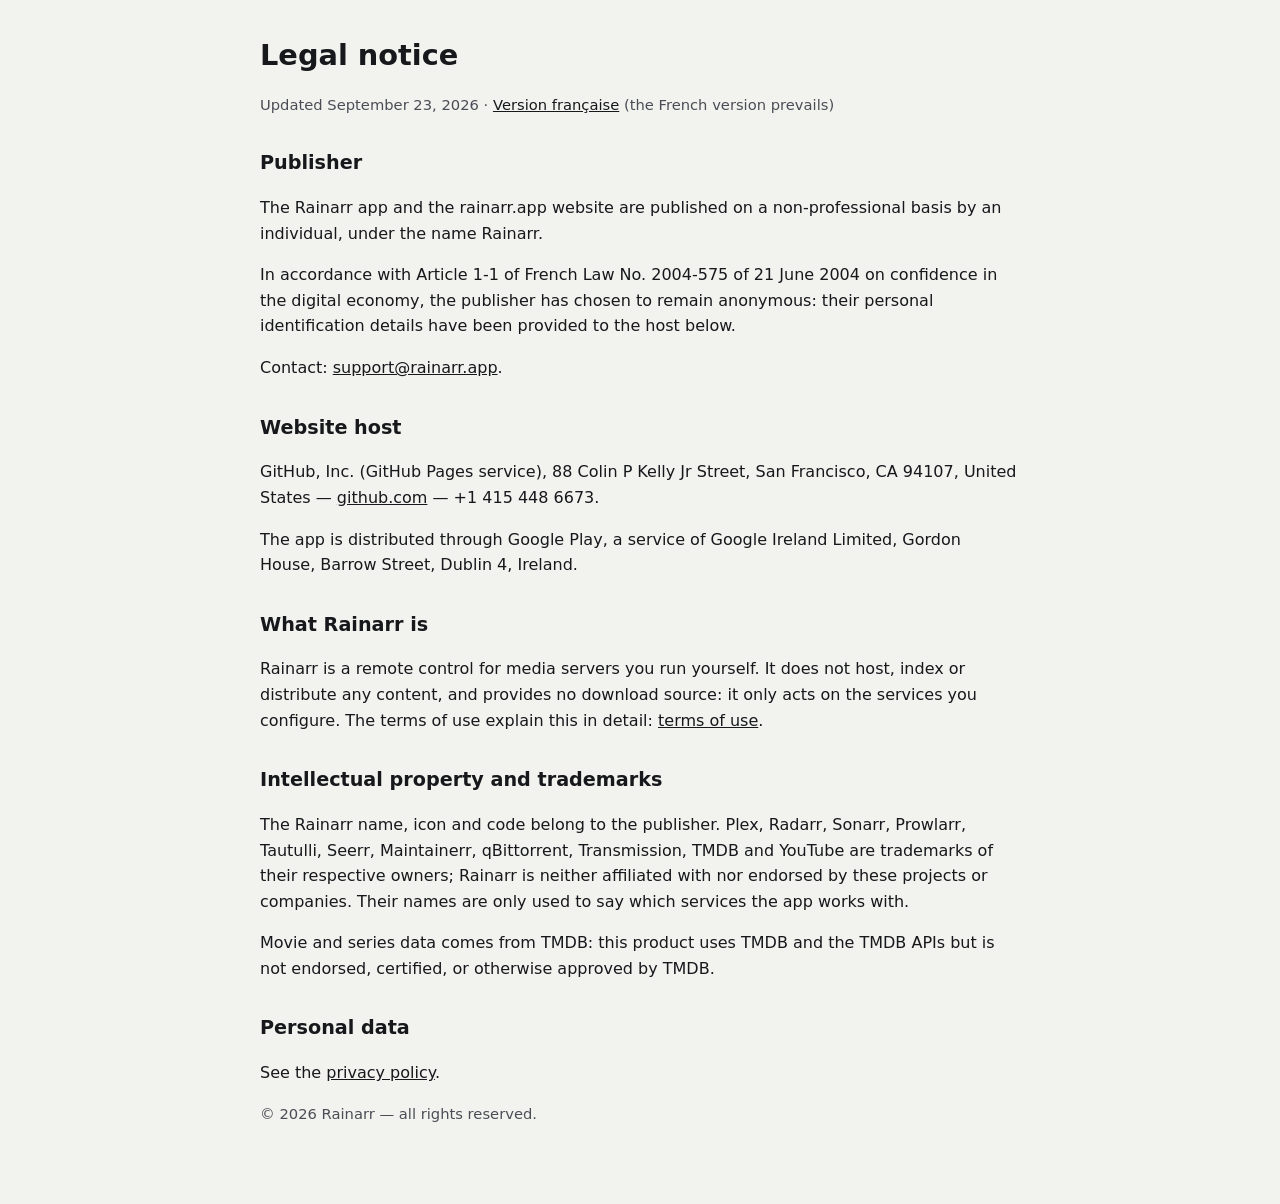
<file: legal-notice.html>
<!doctype html>
<html lang="en">
<head>
<meta charset="utf-8">
<meta name="viewport" content="width=device-width, initial-scale=1">
<title>Rainarr — Legal notice</title>
<style>
  :root { --bg: #F2F2EE; --fg: #17181C; --muted: #4A4D55; --line: #D9D9D3; --accent: #17181C; }
  @media (prefers-color-scheme: dark) {
    :root { --bg: #17181C; --fg: #F5F5F2; --muted: #C9CBD1; --line: #3A3E47; --accent: #F5F5F2; }
  }
  body { margin: 0; background: var(--bg); color: var(--fg); font: 16px/1.6 system-ui, -apple-system, "Segoe UI", Roboto, sans-serif; }
  main { max-width: 760px; margin: 0 auto; padding: 32px 16px 64px; }
  h1 { font-size: 1.8rem; margin: 0 0 4px; }
  h2 { font-size: 1.2rem; margin: 32px 0 8px; }
  p, li { color: var(--fg); }
  .meta, .note { color: var(--muted); font-size: .92rem; }
  a { color: var(--accent); }
</style>
</head>
<body>
<main>
<h1>Legal notice</h1>
<p class="meta">Updated September 23, 2026 · <a href="mentions-legales.html">Version française</a> (the French version prevails)</p>

<h2>Publisher</h2>
<p>The Rainarr app and the rainarr.app website are published on a non-professional basis by an individual, under the name Rainarr.</p>
<p>In accordance with Article 1-1 of French Law No. 2004-575 of 21 June 2004 on confidence in the digital economy, the publisher has chosen to remain anonymous: their personal identification details have been provided to the host below.</p>
<p>Contact: <a href="mailto:support@rainarr.app">support@rainarr.app</a>.</p>

<h2>Website host</h2>
<p>GitHub, Inc. (GitHub Pages service), 88 Colin P Kelly Jr Street, San Francisco, CA 94107, United States — <a href="https://github.com">github.com</a> — +1 415 448 6673.</p>
<p>The app is distributed through Google Play, a service of Google Ireland Limited, Gordon House, Barrow Street, Dublin 4, Ireland.</p>

<h2>What Rainarr is</h2>
<p>Rainarr is a remote control for media servers you run yourself. It does not host, index or distribute any content, and provides no download source: it only acts on the services you configure. The terms of use explain this in detail: <a href="terms.html">terms of use</a>.</p>

<h2>Intellectual property and trademarks</h2>
<p>The Rainarr name, icon and code belong to the publisher. Plex, Radarr, Sonarr, Prowlarr, Tautulli, Seerr, Maintainerr, qBittorrent, Transmission, TMDB and YouTube are trademarks of their respective owners; Rainarr is neither affiliated with nor endorsed by these projects or companies. Their names are only used to say which services the app works with.</p>
<p>Movie and series data comes from TMDB: this product uses TMDB and the TMDB APIs but is not endorsed, certified, or otherwise approved by TMDB.</p>

<h2>Personal data</h2>
<p>See the <a href="privacy.html">privacy policy</a>.</p>
<p class="note">© 2026 Rainarr — all rights reserved.</p>
</main>
</body>
</html>
</file>
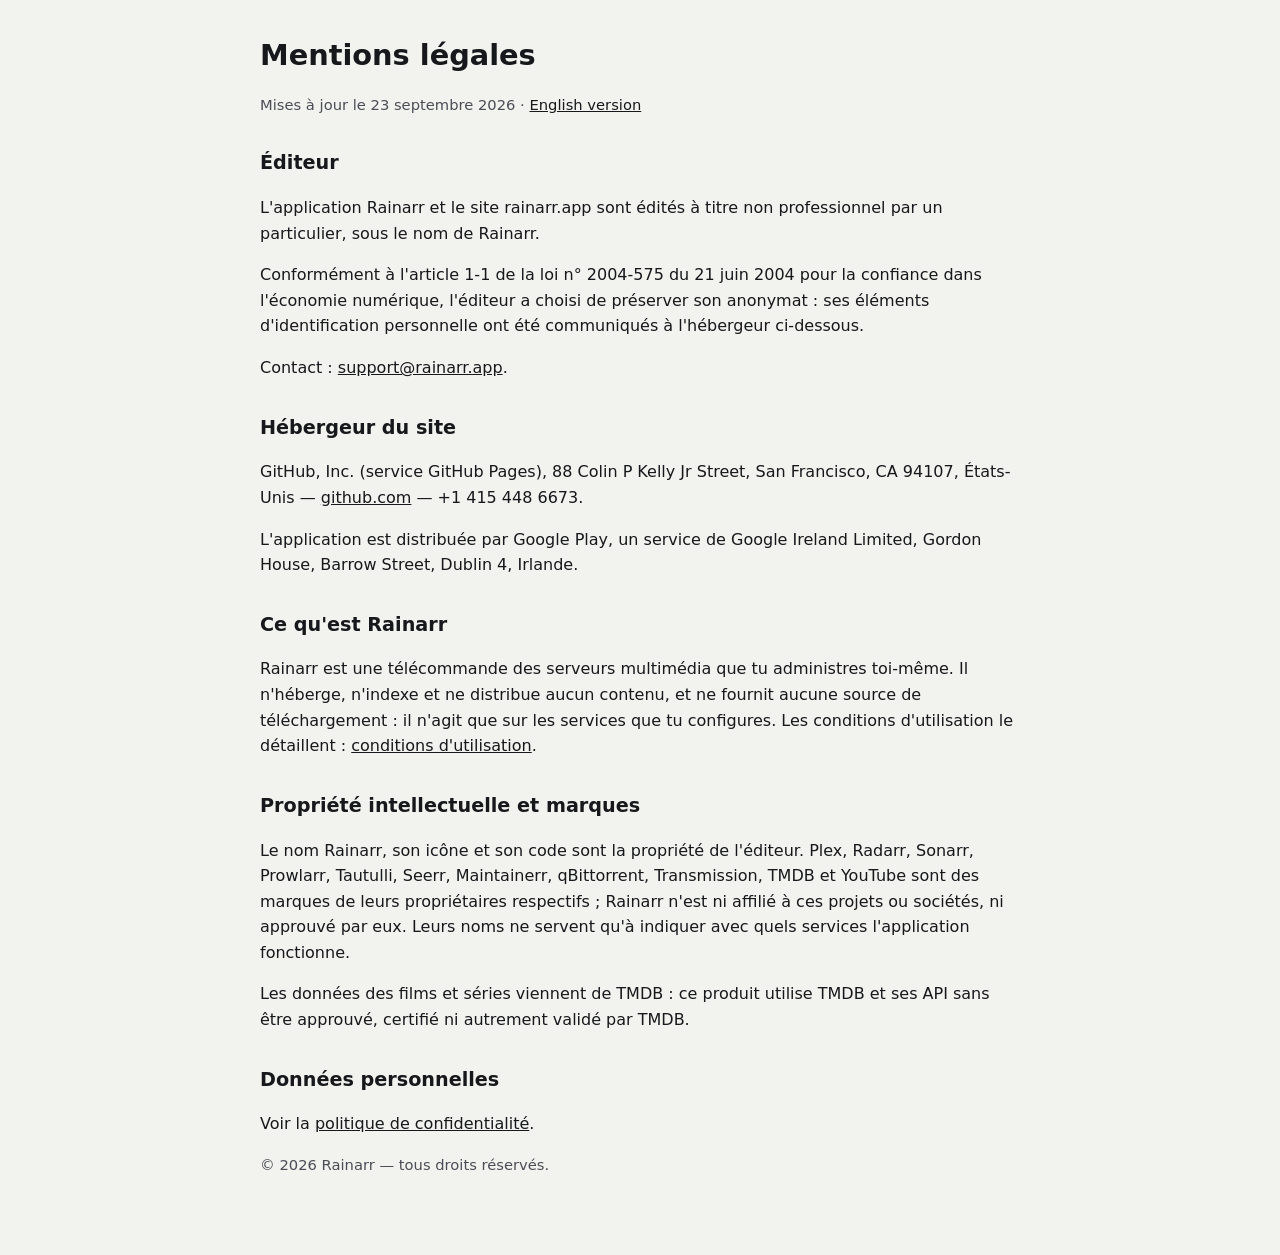
<file: mentions-legales.html>
<!doctype html>
<html lang="fr">
<head>
<meta charset="utf-8">
<meta name="viewport" content="width=device-width, initial-scale=1">
<title>Rainarr — Mentions légales</title>
<style>
  :root { --bg: #F2F2EE; --fg: #17181C; --muted: #4A4D55; --line: #D9D9D3; --accent: #17181C; }
  @media (prefers-color-scheme: dark) {
    :root { --bg: #17181C; --fg: #F5F5F2; --muted: #C9CBD1; --line: #3A3E47; --accent: #F5F5F2; }
  }
  body { margin: 0; background: var(--bg); color: var(--fg); font: 16px/1.6 system-ui, -apple-system, "Segoe UI", Roboto, sans-serif; }
  main { max-width: 760px; margin: 0 auto; padding: 32px 16px 64px; }
  h1 { font-size: 1.8rem; margin: 0 0 4px; }
  h2 { font-size: 1.2rem; margin: 32px 0 8px; }
  p, li { color: var(--fg); }
  .meta, .note { color: var(--muted); font-size: .92rem; }
  a { color: var(--accent); }
</style>
</head>
<body>
<main>
<h1>Mentions légales</h1>
<p class="meta">Mises à jour le 23 septembre 2026 · <a href="legal-notice.html">English version</a></p>

<h2>Éditeur</h2>
<p>L'application Rainarr et le site rainarr.app sont édités à titre non professionnel par un particulier, sous le nom de Rainarr.</p>
<p>Conformément à l'article 1-1 de la loi n° 2004-575 du 21 juin 2004 pour la confiance dans l'économie numérique, l'éditeur a choisi de préserver son anonymat : ses éléments d'identification personnelle ont été communiqués à l'hébergeur ci-dessous.</p>
<p>Contact : <a href="mailto:support@rainarr.app">support@rainarr.app</a>.</p>

<h2>Hébergeur du site</h2>
<p>GitHub, Inc. (service GitHub Pages), 88 Colin P Kelly Jr Street, San Francisco, CA 94107, États-Unis — <a href="https://github.com">github.com</a> — +1 415 448 6673.</p>
<p>L'application est distribuée par Google Play, un service de Google Ireland Limited, Gordon House, Barrow Street, Dublin 4, Irlande.</p>

<h2>Ce qu'est Rainarr</h2>
<p>Rainarr est une télécommande des serveurs multimédia que tu administres toi-même. Il n'héberge, n'indexe et ne distribue aucun contenu, et ne fournit aucune source de téléchargement : il n'agit que sur les services que tu configures. Les conditions d'utilisation le détaillent : <a href="conditions-utilisation.html">conditions d'utilisation</a>.</p>

<h2>Propriété intellectuelle et marques</h2>
<p>Le nom Rainarr, son icône et son code sont la propriété de l'éditeur. Plex, Radarr, Sonarr, Prowlarr, Tautulli, Seerr, Maintainerr, qBittorrent, Transmission, TMDB et YouTube sont des marques de leurs propriétaires respectifs ; Rainarr n'est ni affilié à ces projets ou sociétés, ni approuvé par eux. Leurs noms ne servent qu'à indiquer avec quels services l'application fonctionne.</p>
<p>Les données des films et séries viennent de TMDB : ce produit utilise TMDB et ses API sans être approuvé, certifié ni autrement validé par TMDB.</p>

<h2>Données personnelles</h2>
<p>Voir la <a href="confidentialite.html">politique de confidentialité</a>.</p>
<p class="note">© 2026 Rainarr — tous droits réservés.</p>
</main>
</body>
</html>
</file>
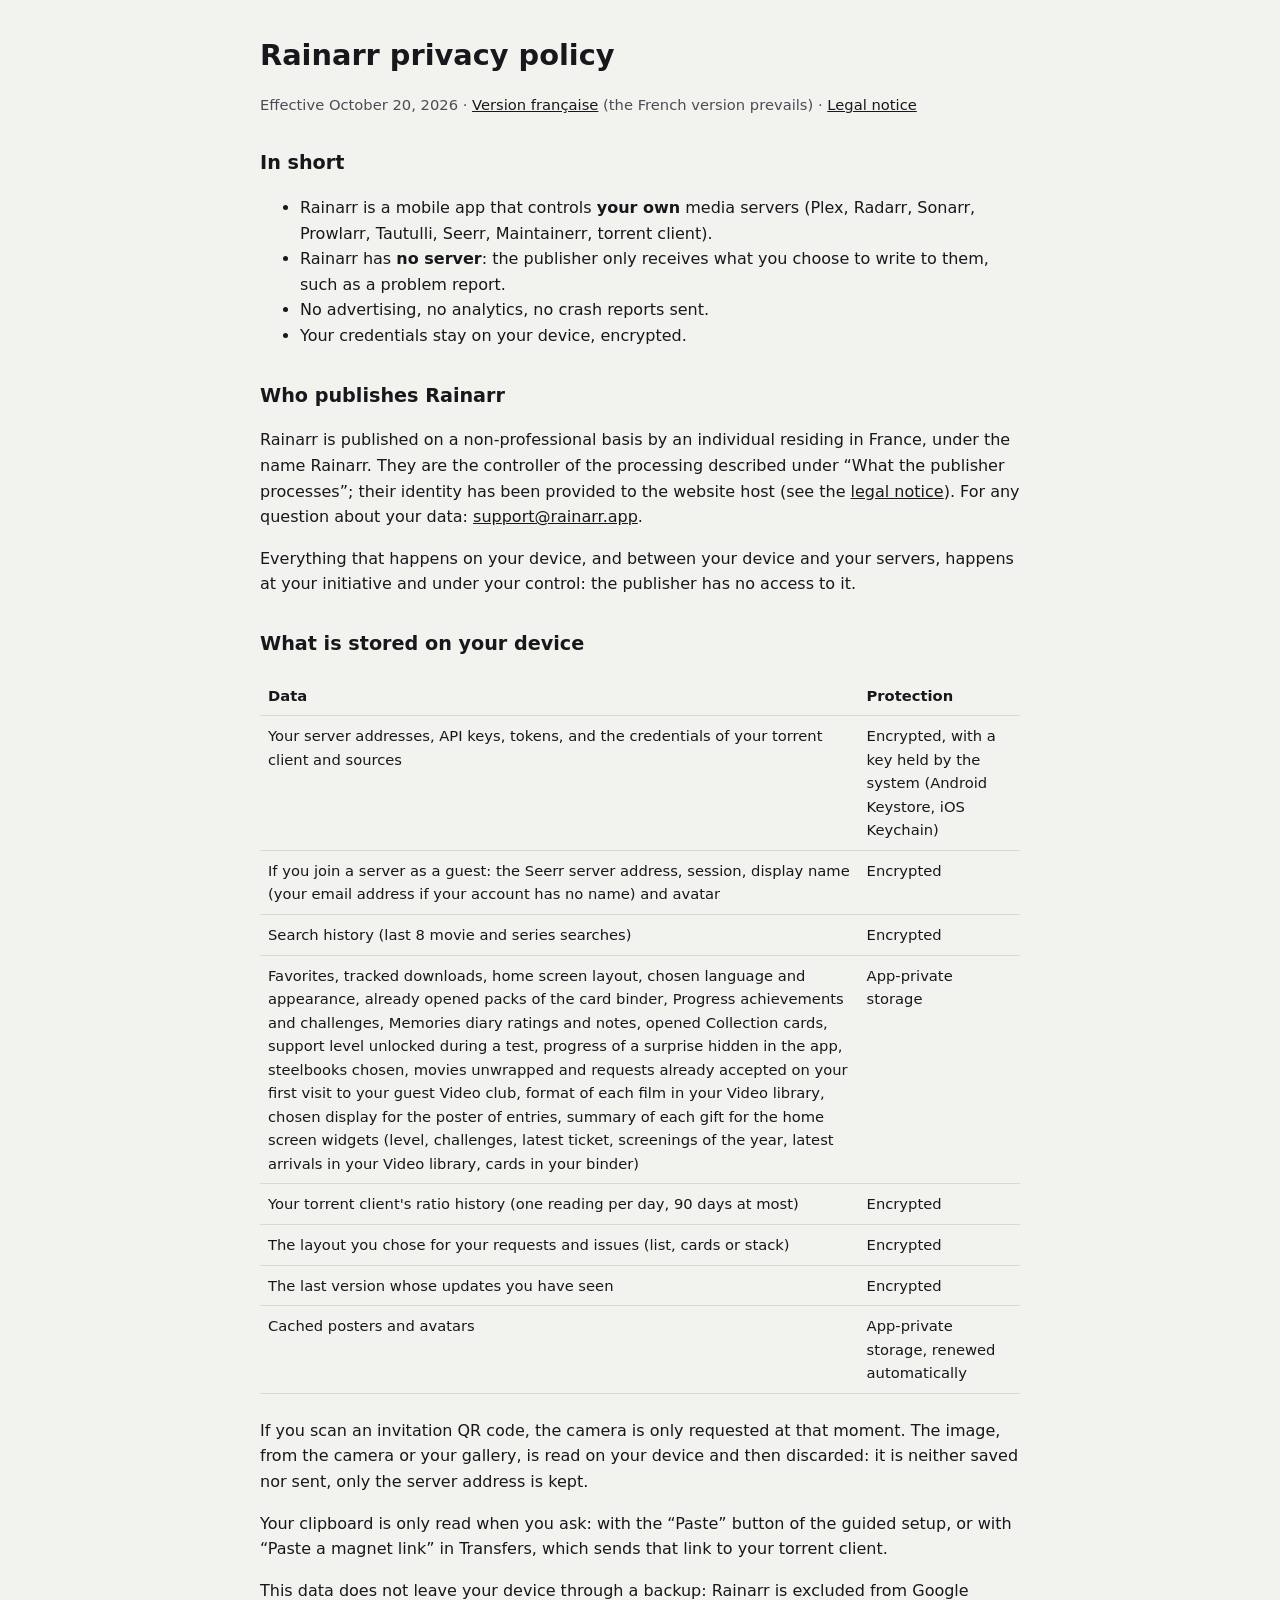
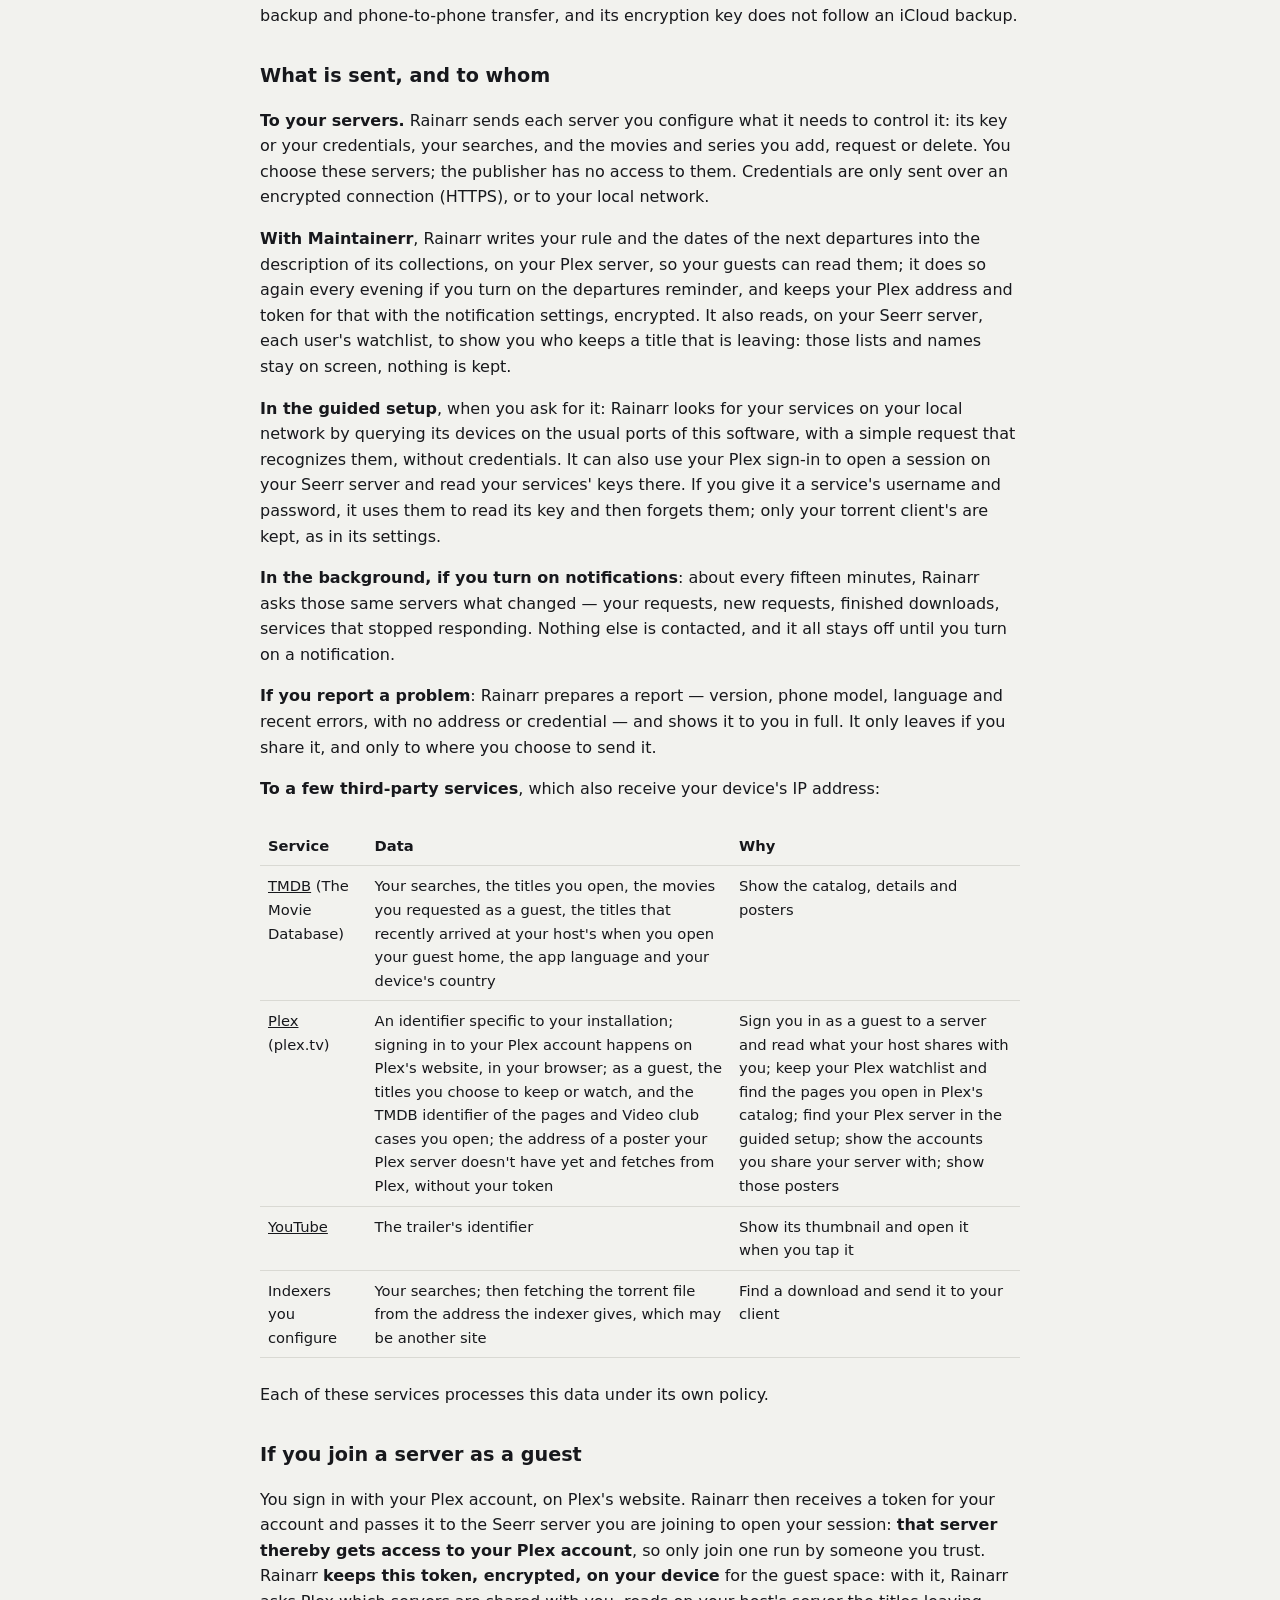
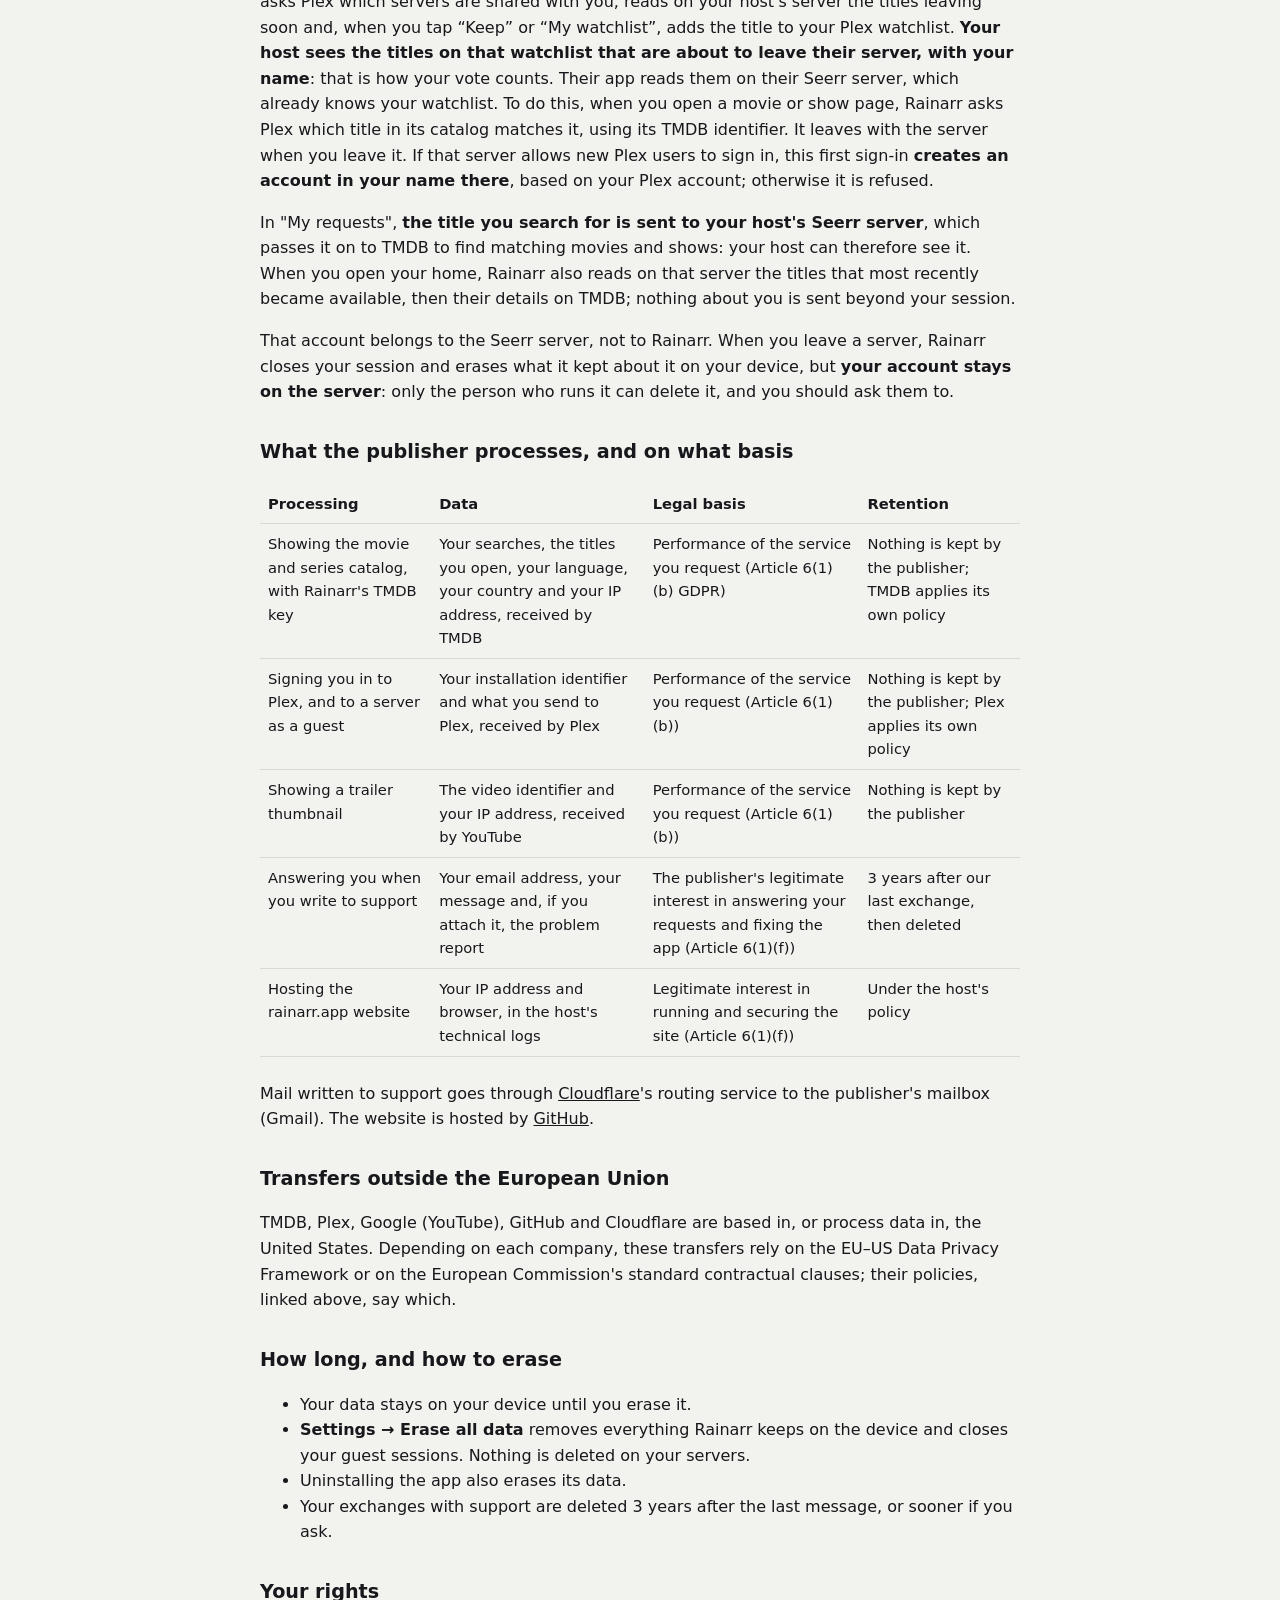
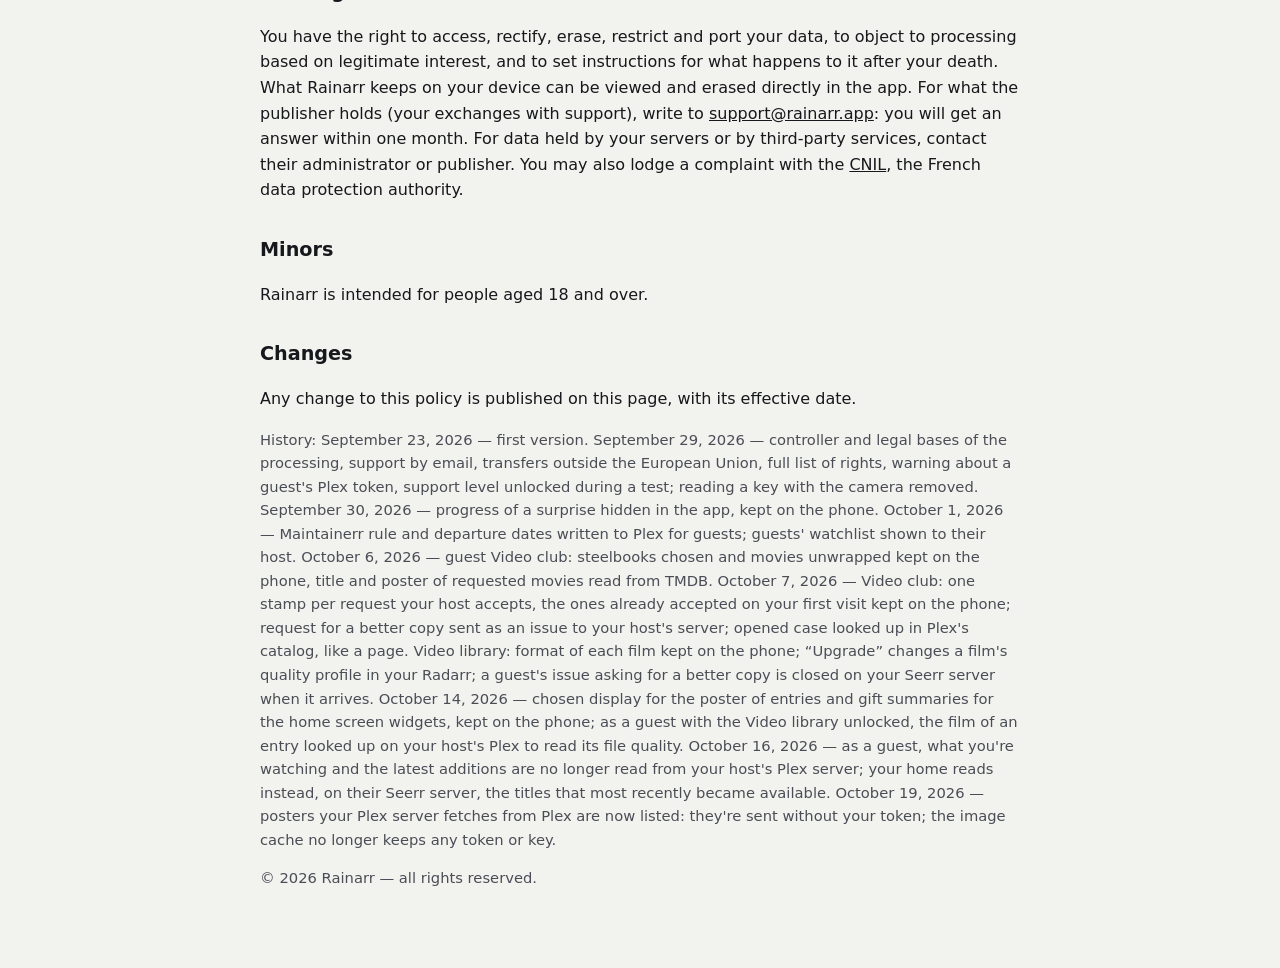
<file: privacy.html>
<!doctype html>
<html lang="en">
<head>
<meta charset="utf-8">
<meta name="viewport" content="width=device-width, initial-scale=1">
<title>Rainarr — Privacy policy</title>
<style>
  :root { --bg: #F2F2EE; --fg: #17181C; --muted: #4A4D55; --line: #D9D9D3; --accent: #17181C; }
  @media (prefers-color-scheme: dark) {
    :root { --bg: #17181C; --fg: #F5F5F2; --muted: #C9CBD1; --line: #3A3E47; --accent: #F5F5F2; }
  }
  body { margin: 0; background: var(--bg); color: var(--fg); font: 16px/1.6 system-ui, -apple-system, "Segoe UI", Roboto, sans-serif; }
  main { max-width: 760px; margin: 0 auto; padding: 32px 16px 64px; }
  h1 { font-size: 1.8rem; margin: 0 0 4px; }
  h2 { font-size: 1.2rem; margin: 32px 0 8px; }
  .meta, .note { color: var(--muted); font-size: .92rem; }
  a { color: var(--accent); }
  table { width: 100%; border-collapse: collapse; font-size: .92rem; margin: 8px 0; }
  th, td { text-align: left; vertical-align: top; padding: 8px; border-bottom: 1px solid var(--line); }
  .wrap { overflow-x: auto; }
</style>
</head>
<body>
<main>
<h1>Rainarr privacy policy</h1>
<p class="meta">Effective October 20, 2026 · <a href="confidentialite.html">Version française</a> (the French version prevails) · <a href="legal-notice.html">Legal notice</a></p>

<h2>In short</h2>
<ul>
  <li>Rainarr is a mobile app that controls <strong>your own</strong> media servers (Plex, Radarr, Sonarr, Prowlarr, Tautulli, Seerr, Maintainerr, torrent client).</li>
  <li>Rainarr has <strong>no server</strong>: the publisher only receives what you choose to write to them, such as a problem report.</li>
  <li>No advertising, no analytics, no crash reports sent.</li>
  <li>Your credentials stay on your device, encrypted.</li>
</ul>

<h2>Who publishes Rainarr</h2>
<p>Rainarr is published on a non-professional basis by an individual residing in France, under the name Rainarr. They are the controller of the processing described under “What the publisher processes”; their identity has been provided to the website host (see the <a href="legal-notice.html">legal notice</a>). For any question about your data: <a href="mailto:support@rainarr.app">support@rainarr.app</a>.</p>
<p>Everything that happens on your device, and between your device and your servers, happens at your initiative and under your control: the publisher has no access to it.</p>

<h2>What is stored on your device</h2>
<div class="wrap"><table>
  <tr><th>Data</th><th>Protection</th></tr>
  <tr><td>Your server addresses, API keys, tokens, and the credentials of your torrent client and sources</td><td>Encrypted, with a key held by the system (Android Keystore, iOS Keychain)</td></tr>
  <tr><td>If you join a server as a guest: the Seerr server address, session, display name (your email address if your account has no name) and avatar</td><td>Encrypted</td></tr>
  <tr><td>Search history (last 8 movie and series searches)</td><td>Encrypted</td></tr>
  <tr><td>Favorites, tracked downloads, home screen layout, chosen language and appearance, already opened packs of the card binder, Progress achievements and challenges, Memories diary ratings and notes, opened Collection cards, support level unlocked during a test, progress of a surprise hidden in the app, steelbooks chosen, movies unwrapped and requests already accepted on your first visit to your guest Video club, format of each film in your Video library, chosen display for the poster of entries, summary of each gift for the home screen widgets (level, challenges, latest ticket, screenings of the year, latest arrivals in your Video library, cards in your binder)</td><td>App-private storage</td></tr>
  <tr><td>Your torrent client's ratio history (one reading per day, 90 days at most)</td><td>Encrypted</td></tr>
  <tr><td>The layout you chose for your requests and issues (list, cards or stack)</td><td>Encrypted</td></tr>
  <tr><td>The last version whose updates you have seen</td><td>Encrypted</td></tr>
  <tr><td>Cached posters and avatars</td><td>App-private storage, renewed automatically</td></tr>
</table></div>
<p>If you scan an invitation QR code, the camera is only requested at that moment. The image, from the camera or your gallery, is read on your device and then discarded: it is neither saved nor sent, only the server address is kept.</p>
<p>Your clipboard is only read when you ask: with the “Paste” button of the guided setup, or with “Paste a magnet link” in Transfers, which sends that link to your torrent client.</p>
<p>This data does not leave your device through a backup: Rainarr is excluded from Google backup and phone-to-phone transfer, and its encryption key does not follow an iCloud backup.</p>

<h2>What is sent, and to whom</h2>
<p><strong>To your servers.</strong> Rainarr sends each server you configure what it needs to control it: its key or your credentials, your searches, and the movies and series you add, request or delete. You choose these servers; the publisher has no access to them. Credentials are only sent over an encrypted connection (HTTPS), or to your local network.</p>
<p><strong>With Maintainerr</strong>, Rainarr writes your rule and the dates of the next departures into the description of its collections, on your Plex server, so your guests can read them; it does so again every evening if you turn on the departures reminder, and keeps your Plex address and token for that with the notification settings, encrypted. It also reads, on your Seerr server, each user's watchlist, to show you who keeps a title that is leaving: those lists and names stay on screen, nothing is kept.</p>
<p><strong>In the guided setup</strong>, when you ask for it: Rainarr looks for your services on your local network by querying its devices on the usual ports of this software, with a simple request that recognizes them, without credentials. It can also use your Plex sign-in to open a session on your Seerr server and read your services' keys there. If you give it a service's username and password, it uses them to read its key and then forgets them; only your torrent client's are kept, as in its settings.</p>
<p><strong>In the background, if you turn on notifications</strong>: about every fifteen minutes, Rainarr asks those same servers what changed — your requests, new requests, finished downloads, services that stopped responding. Nothing else is contacted, and it all stays off until you turn on a notification.</p>
<p><strong>If you report a problem</strong>: Rainarr prepares a report — version, phone model, language and recent errors, with no address or credential — and shows it to you in full. It only leaves if you share it, and only to where you choose to send it.</p>
<p><strong>To a few third-party services</strong>, which also receive your device's IP address:</p>
<div class="wrap"><table>
  <tr><th>Service</th><th>Data</th><th>Why</th></tr>
  <tr><td><a href="https://www.themoviedb.org/privacy-policy">TMDB</a> (The Movie Database)</td><td>Your searches, the titles you open, the movies you requested as a guest, the titles that recently arrived at your host's when you open your guest home, the app language and your device's country</td><td>Show the catalog, details and posters</td></tr>
  <tr><td><a href="https://www.plex.tv/about/privacy-legal/">Plex</a> (plex.tv)</td><td>An identifier specific to your installation; signing in to your Plex account happens on Plex's website, in your browser; as a guest, the titles you choose to keep or watch, and the TMDB identifier of the pages and Video club cases you open; the address of a poster your Plex server doesn't have yet and fetches from Plex, without your token</td><td>Sign you in as a guest to a server and read what your host shares with you; keep your Plex watchlist and find the pages you open in Plex's catalog; find your Plex server in the guided setup; show the accounts you share your server with; show those posters</td></tr>
  <tr><td><a href="https://policies.google.com/privacy">YouTube</a></td><td>The trailer's identifier</td><td>Show its thumbnail and open it when you tap it</td></tr>
  <tr><td>Indexers you configure</td><td>Your searches; then fetching the torrent file from the address the indexer gives, which may be another site</td><td>Find a download and send it to your client</td></tr>
</table></div>
<p>Each of these services processes this data under its own policy.</p>

<h2 id="guest">If you join a server as a guest</h2>
<p>You sign in with your Plex account, on Plex's website. Rainarr then receives a token for your account and passes it to the Seerr server you are joining to open your session: <strong>that server thereby gets access to your Plex account</strong>, so only join one run by someone you trust. Rainarr <strong>keeps this token, encrypted, on your device</strong> for the guest space: with it, Rainarr asks Plex which servers are shared with you, reads on your host's server the titles leaving soon and, when you tap “Keep” or “My watchlist”, adds the title to your Plex watchlist. <strong>Your host sees the titles on that watchlist that are about to leave their server, with your name</strong>: that is how your vote counts. Their app reads them on their Seerr server, which already knows your watchlist. To do this, when you open a movie or show page, Rainarr asks Plex which title in its catalog matches it, using its TMDB identifier. It leaves with the server when you leave it. If that server allows new Plex users to sign in, this first sign-in <strong>creates an account in your name there</strong>, based on your Plex account; otherwise it is refused.</p>
<p>In "My requests", <strong>the title you search for is sent to your host's Seerr server</strong>, which passes it on to TMDB to find matching movies and shows: your host can therefore see it. When you open your home, Rainarr also reads on that server the titles that most recently became available, then their details on TMDB; nothing about you is sent beyond your session.</p>
<p>That account belongs to the Seerr server, not to Rainarr. When you leave a server, Rainarr closes your session and erases what it kept about it on your device, but <strong>your account stays on the server</strong>: only the person who runs it can delete it, and you should ask them to.</p>

<h2 id="publisher">What the publisher processes, and on what basis</h2>
<div class="wrap"><table>
  <tr><th>Processing</th><th>Data</th><th>Legal basis</th><th>Retention</th></tr>
  <tr><td>Showing the movie and series catalog, with Rainarr's TMDB key</td><td>Your searches, the titles you open, your language, your country and your IP address, received by TMDB</td><td>Performance of the service you request (Article 6(1)(b) GDPR)</td><td>Nothing is kept by the publisher; TMDB applies its own policy</td></tr>
  <tr><td>Signing you in to Plex, and to a server as a guest</td><td>Your installation identifier and what you send to Plex, received by Plex</td><td>Performance of the service you request (Article 6(1)(b))</td><td>Nothing is kept by the publisher; Plex applies its own policy</td></tr>
  <tr><td>Showing a trailer thumbnail</td><td>The video identifier and your IP address, received by YouTube</td><td>Performance of the service you request (Article 6(1)(b))</td><td>Nothing is kept by the publisher</td></tr>
  <tr><td>Answering you when you write to support</td><td>Your email address, your message and, if you attach it, the problem report</td><td>The publisher's legitimate interest in answering your requests and fixing the app (Article 6(1)(f))</td><td>3 years after our last exchange, then deleted</td></tr>
  <tr><td>Hosting the rainarr.app website</td><td>Your IP address and browser, in the host's technical logs</td><td>Legitimate interest in running and securing the site (Article 6(1)(f))</td><td>Under the host's policy</td></tr>
</table></div>
<p>Mail written to support goes through <a href="https://www.cloudflare.com/privacypolicy/">Cloudflare</a>'s routing service to the publisher's mailbox (Gmail). The website is hosted by <a href="https://docs.github.com/en/site-policy/privacy-policies/github-general-privacy-statement">GitHub</a>.</p>

<h2>Transfers outside the European Union</h2>
<p>TMDB, Plex, Google (YouTube), GitHub and Cloudflare are based in, or process data in, the United States. Depending on each company, these transfers rely on the EU–US Data Privacy Framework or on the European Commission's standard contractual clauses; their policies, linked above, say which.</p>

<h2>How long, and how to erase</h2>
<ul>
  <li>Your data stays on your device until you erase it.</li>
  <li><strong>Settings → Erase all data</strong> removes everything Rainarr keeps on the device and closes your guest sessions. Nothing is deleted on your servers.</li>
  <li>Uninstalling the app also erases its data.</li>
  <li>Your exchanges with support are deleted 3 years after the last message, or sooner if you ask.</li>
</ul>

<h2>Your rights</h2>
<p>You have the right to access, rectify, erase, restrict and port your data, to object to processing based on legitimate interest, and to set instructions for what happens to it after your death. What Rainarr keeps on your device can be viewed and erased directly in the app. For what the publisher holds (your exchanges with support), write to <a href="mailto:support@rainarr.app">support@rainarr.app</a>: you will get an answer within one month. For data held by your servers or by third-party services, contact their administrator or publisher. You may also lodge a complaint with the <a href="https://www.cnil.fr/fr/plaintes">CNIL</a>, the French data protection authority.</p>

<h2>Minors</h2>
<p>Rainarr is intended for people aged 18 and over.</p>

<h2>Changes</h2>
<p>Any change to this policy is published on this page, with its effective date.</p>
<p class="note">History: September 23, 2026 — first version. September 29, 2026 — controller and legal bases of the processing, support by email, transfers outside the European Union, full list of rights, warning about a guest's Plex token, support level unlocked during a test; reading a key with the camera removed. September 30, 2026 — progress of a surprise hidden in the app, kept on the phone. October 1, 2026 — Maintainerr rule and departure dates written to Plex for guests; guests' watchlist shown to their host. October 6, 2026 — guest Video club: steelbooks chosen and movies unwrapped kept on the phone, title and poster of requested movies read from TMDB. October 7, 2026 — Video club: one stamp per request your host accepts, the ones already accepted on your first visit kept on the phone; request for a better copy sent as an issue to your host's server; opened case looked up in Plex's catalog, like a page. Video library: format of each film kept on the phone; “Upgrade” changes a film's quality profile in your Radarr; a guest's issue asking for a better copy is closed on your Seerr server when it arrives. October 14, 2026 — chosen display for the poster of entries and gift summaries for the home screen widgets, kept on the phone; as a guest with the Video library unlocked, the film of an entry looked up on your host's Plex to read its file quality. October 16, 2026 — as a guest, what you're watching and the latest additions are no longer read from your host's Plex server; your home reads instead, on their Seerr server, the titles that most recently became available. October 19, 2026 — posters your Plex server fetches from Plex are now listed: they're sent without your token; the image cache no longer keeps any token or key.</p>
<p class="note">© 2026 Rainarr — all rights reserved.</p>
</main>
</body>
</html>
</file>
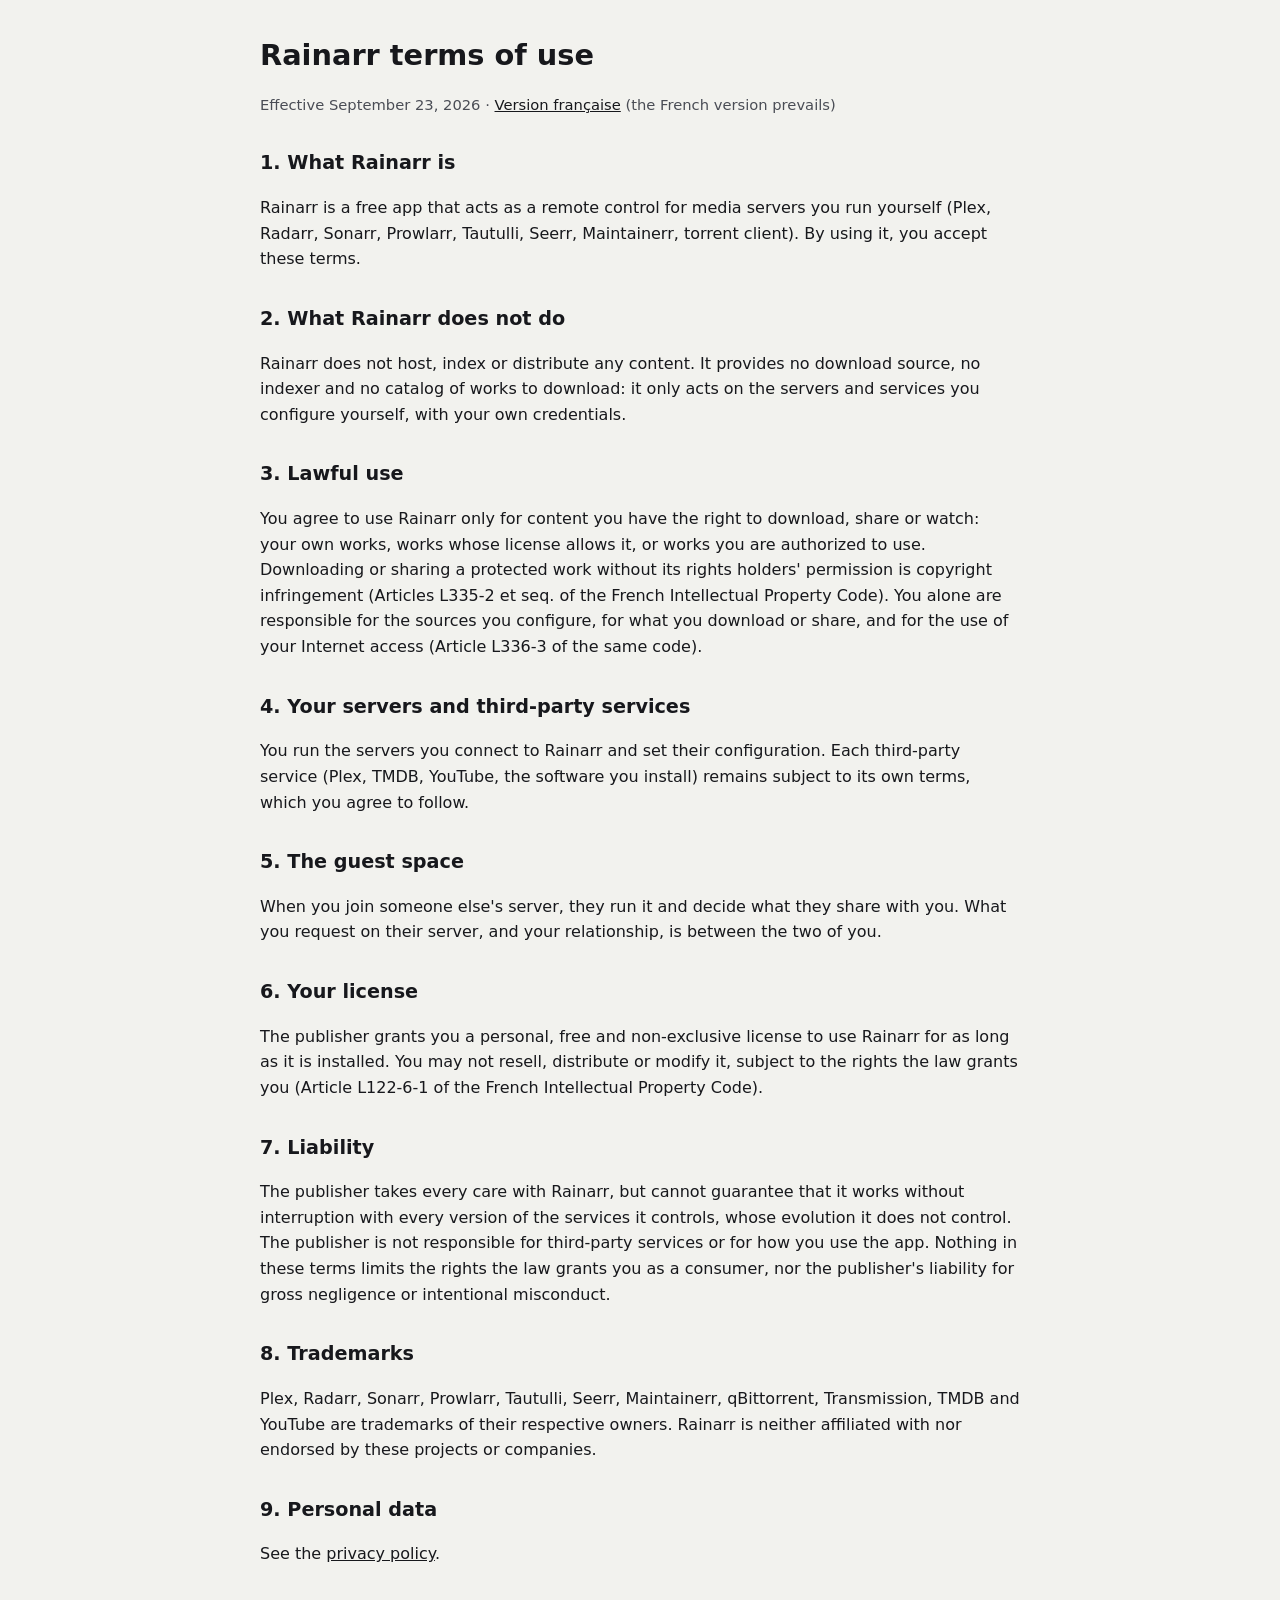
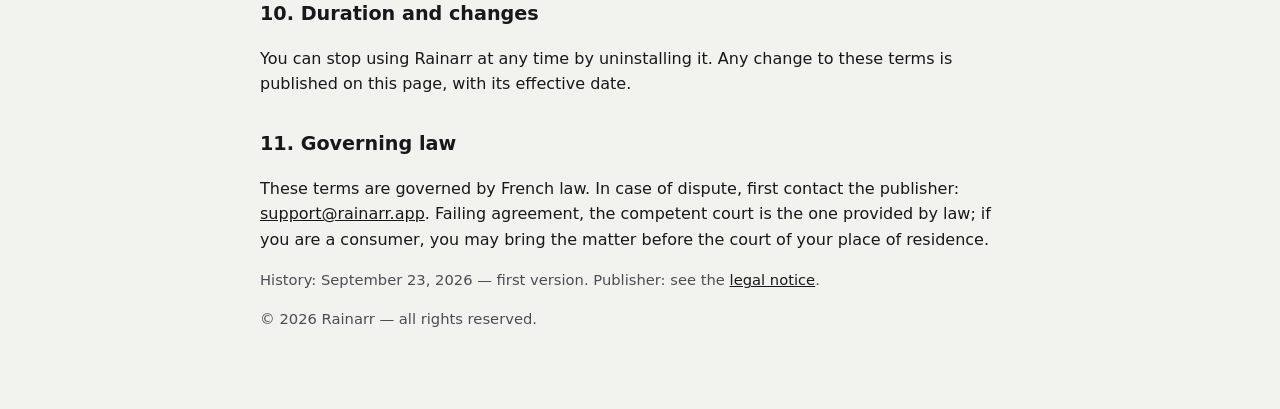
<file: terms.html>
<!doctype html>
<html lang="en">
<head>
<meta charset="utf-8">
<meta name="viewport" content="width=device-width, initial-scale=1">
<title>Rainarr — Terms of use</title>
<style>
  :root { --bg: #F2F2EE; --fg: #17181C; --muted: #4A4D55; --line: #D9D9D3; --accent: #17181C; }
  @media (prefers-color-scheme: dark) {
    :root { --bg: #17181C; --fg: #F5F5F2; --muted: #C9CBD1; --line: #3A3E47; --accent: #F5F5F2; }
  }
  body { margin: 0; background: var(--bg); color: var(--fg); font: 16px/1.6 system-ui, -apple-system, "Segoe UI", Roboto, sans-serif; }
  main { max-width: 760px; margin: 0 auto; padding: 32px 16px 64px; }
  h1 { font-size: 1.8rem; margin: 0 0 4px; }
  h2 { font-size: 1.2rem; margin: 32px 0 8px; }
  p, li { color: var(--fg); }
  .meta, .note { color: var(--muted); font-size: .92rem; }
  a { color: var(--accent); }
</style>
</head>
<body>
<main>
<h1>Rainarr terms of use</h1>
<p class="meta">Effective September 23, 2026 · <a href="conditions-utilisation.html">Version française</a> (the French version prevails)</p>

<h2>1. What Rainarr is</h2>
<p>Rainarr is a free app that acts as a remote control for media servers you run yourself (Plex, Radarr, Sonarr, Prowlarr, Tautulli, Seerr, Maintainerr, torrent client). By using it, you accept these terms.</p>

<h2>2. What Rainarr does not do</h2>
<p>Rainarr does not host, index or distribute any content. It provides no download source, no indexer and no catalog of works to download: it only acts on the servers and services you configure yourself, with your own credentials.</p>

<h2>3. Lawful use</h2>
<p>You agree to use Rainarr only for content you have the right to download, share or watch: your own works, works whose license allows it, or works you are authorized to use. Downloading or sharing a protected work without its rights holders' permission is copyright infringement (Articles L335-2 et seq. of the French Intellectual Property Code). You alone are responsible for the sources you configure, for what you download or share, and for the use of your Internet access (Article L336-3 of the same code).</p>

<h2>4. Your servers and third-party services</h2>
<p>You run the servers you connect to Rainarr and set their configuration. Each third-party service (Plex, TMDB, YouTube, the software you install) remains subject to its own terms, which you agree to follow.</p>

<h2>5. The guest space</h2>
<p>When you join someone else's server, they run it and decide what they share with you. What you request on their server, and your relationship, is between the two of you.</p>

<h2>6. Your license</h2>
<p>The publisher grants you a personal, free and non-exclusive license to use Rainarr for as long as it is installed. You may not resell, distribute or modify it, subject to the rights the law grants you (Article L122-6-1 of the French Intellectual Property Code).</p>

<h2>7. Liability</h2>
<p>The publisher takes every care with Rainarr, but cannot guarantee that it works without interruption with every version of the services it controls, whose evolution it does not control. The publisher is not responsible for third-party services or for how you use the app. Nothing in these terms limits the rights the law grants you as a consumer, nor the publisher's liability for gross negligence or intentional misconduct.</p>

<h2>8. Trademarks</h2>
<p>Plex, Radarr, Sonarr, Prowlarr, Tautulli, Seerr, Maintainerr, qBittorrent, Transmission, TMDB and YouTube are trademarks of their respective owners. Rainarr is neither affiliated with nor endorsed by these projects or companies.</p>

<h2>9. Personal data</h2>
<p>See the <a href="privacy.html">privacy policy</a>.</p>

<h2>10. Duration and changes</h2>
<p>You can stop using Rainarr at any time by uninstalling it. Any change to these terms is published on this page, with its effective date.</p>

<h2>11. Governing law</h2>
<p>These terms are governed by French law. In case of dispute, first contact the publisher: <a href="mailto:support@rainarr.app">support@rainarr.app</a>. Failing agreement, the competent court is the one provided by law; if you are a consumer, you may bring the matter before the court of your place of residence.</p>

<p class="note">History: September 23, 2026 — first version. Publisher: see the <a href="legal-notice.html">legal notice</a>.</p>
<p class="note">© 2026 Rainarr — all rights reserved.</p>
</main>
</body>
</html>
</file>
<file: assets/site.css>
/* Site vitrine de Rainarr, piste A « Keynote » en scène centrale (17 octobre
   2026) : l'écran noir où le logo s'allume, le téléphone épinglé au centre
   dont l'écran change au défilement, les services en bento. Thème Signal
   Blanc de l'app : sombre par défaut, clair quand l'appareil le demande ;
   les valeurs sont celles d'app_palette.dart et d'app_colors.dart
   (docs/publication/vitrine-et-pub.md §2). Aucune ressource externe ; les
   animations cèdent devant prefers-reduced-motion. */

@font-face { font-family: Oxanium; font-weight: 400; font-display: swap; src: url(fonts/Oxanium-Regular.ttf) format("truetype"); }
@font-face { font-family: Oxanium; font-weight: 600; font-display: swap; src: url(fonts/Oxanium-SemiBold.ttf) format("truetype"); }
@font-face { font-family: Oxanium; font-weight: 700; font-display: swap; src: url(fonts/Oxanium-Bold.ttf) format("truetype"); }

:root {
  color-scheme: dark;
  /* Écran de l'allumage, les mêmes dans les deux apparences. */
  --screen: #07090B;
  --screen-text: #F5F5F2;
  --screen-text-2: #C9CBD1;
  --screen-line: #3A3E47;
  /* Signal Blanc, sombre. */
  --bg: #17181C;
  --bg-deep: #111215;
  --card: #202228;
  --card-raised: #2A2D34;
  --border: #3A3E47;
  --border-strong: #4C515C;
  --text: #F5F5F2;
  --text-2: #C9CBD1;
  --muted: #91959E;
  --action: #F2F2EE;
  --on-action: #111215;
  --scrim: rgba(24, 25, 30, .95);
  --success: #A3D9A5;
  --info: #7CC4FF;
  --pending: #B8A6FF;
  --unavailable: #E8C547;
  --plex: #EFC66E;
  --tautulli: #F8CF6A;
  --radarr: #FFDA83;
  --sonarr: #86DCF8;
  --seerr: #A1A3F7;
  --maintainerr: #F9C56D;
  --tint-share: 12%;
  --radius: 22px;
  --nav-h: 64px;
  --gutter: clamp(16px, 4vw, 40px);
}

@media (prefers-color-scheme: light) {
  :root {
    color-scheme: light;
    --bg: #F2F2EE;
    --bg-deep: #E8E8E3;
    --card: #FFFFFF;
    --card-raised: #EDEDE8;
    --border: #D9D9D3;
    --border-strong: #BDBDB6;
    --text: #17181C;
    --text-2: #4A4D55;
    --muted: #686B73;
    --action: #17181C;
    --on-action: #F2F2EE;
    --scrim: rgba(242, 242, 238, .92);
    --success: #3D7344;
    --info: #1F6CAD;
    --pending: #6A4FD0;
    --unavailable: #806300;
    --plex: #8A6414;
    --tautulli: #886511;
    --radarr: #826625;
    --sonarr: #27728C;
    --seerr: #595CD5;
    --maintainerr: #916213;
    --tint-share: 8%;
  }
}

* { box-sizing: border-box; }
html { scroll-behavior: smooth; scroll-padding-top: var(--nav-h); }
body { margin: 0; background: var(--bg); color: var(--text); font: 400 17px/1.6 Oxanium, system-ui, sans-serif; overflow-x: hidden; }
img, video { max-width: 100%; display: block; }
a { color: var(--text); text-decoration-color: var(--border-strong); text-underline-offset: 3px; }
a:hover { text-decoration-color: currentColor; }
:focus-visible { outline: 2px solid var(--text); outline-offset: 3px; border-radius: 8px; }
.sr-only { position: absolute; width: 1px; height: 1px; padding: 0; margin: -1px; overflow: hidden; clip: rect(0 0 0 0); white-space: nowrap; border: 0; }

/* Barre : noire sur l'écran de l'allumage, puis à la couleur de la page. */
.nav { position: sticky; top: 0; z-index: 10; height: var(--nav-h); display: flex; align-items: center; justify-content: space-between; gap: 16px; padding: 0 var(--gutter); background: var(--scrim); border-bottom: 1px solid var(--border); backdrop-filter: blur(14px); transition: background .3s, border-color .3s, color .3s; }
.nav.over-screen { background: var(--screen); border-color: transparent; color: var(--screen-text); --text: var(--screen-text); --muted: var(--screen-text-2); --border: var(--screen-line); --action: #F2F2EE; --on-action: #111215; }
.brand { display: flex; align-items: center; min-height: 48px; color: inherit; }
.logo-h { height: 26px; width: auto; display: block; }
.logo-ink { fill: currentColor; }
.logo-screen { fill: var(--screen); }
.nav .brand { color: var(--text); }
.nav-links { display: flex; align-items: center; gap: 22px; }
.nav-links a:not(.btn) { color: var(--muted); text-decoration: none; font-size: .95rem; min-height: 48px; display: inline-flex; align-items: center; }
.nav-links a:not(.btn):hover { color: var(--text); }
/* Choix de langue : FR · EN dans une pastille, la langue en cours pleine. */
.nav-links .lang { display: inline-flex; align-items: center; gap: 2px; padding: 3px; border: 1px solid var(--border); border-radius: 999px; font-size: .95rem; }
.nav-links .lang > a, .nav-links .lang > span { min-height: 30px; padding: 0 12px; border-radius: 999px; display: inline-flex; align-items: center; }
.nav-links .lang > [aria-current] { color: var(--text); background: var(--border); font-weight: 600; }

/* Boutons : une seule action pleine, en blanc cassé sur sombre. */
.btn { display: inline-flex; align-items: center; justify-content: center; gap: 8px; min-height: 48px; padding: 0 24px; border-radius: 999px; font: 600 1rem Oxanium, sans-serif; text-decoration: none; transition: transform .2s, background .2s; }
.btn:hover { transform: translateY(-2px); }
.btn svg { width: 18px; height: 18px; }
.btn-primary { color: var(--on-action); background: var(--action); }
.btn-ghost { color: var(--text); border: 1px solid var(--border-strong); background: transparent; }
.btn-small { min-height: 40px; padding: 0 18px; font-size: .92rem; }

/* Téléphone : un cadre graphite, le même dans les deux apparences. */
.phone { position: relative; aspect-ratio: 540 / 1170; border-radius: 14% / 6.5%; background: #111215; box-shadow: 0 0 0 1px #3A3E47, 0 40px 90px -40px rgba(0, 0, 0, .75); }
.phone video { position: absolute; inset: 7px; width: calc(100% - 14px); height: calc(100% - 14px); object-fit: cover; border-radius: 12.5% / 5.8%; background: #17181C; }
.demo-toggle { width: 48px; height: 48px; flex: none; border-radius: 50%; display: grid; place-items: center; cursor: pointer; color: var(--text); background: var(--card); border: 1px solid var(--border-strong); }
.demo-toggle svg { width: 18px; height: 18px; }
.demo-toggle .i-pause { display: none; }
.demo-toggle[data-state="playing"] .i-pause { display: block; }
.demo-toggle[data-state="playing"] .i-play { display: none; }

/* Haut de page : l'écran noir de l'allumage, un léger balayage de tube. */
.hero { position: relative; min-height: calc(100svh - var(--nav-h)); display: flex; flex-direction: column; align-items: center; padding: clamp(24px, 5vh, 56px) var(--gutter) 0; overflow: hidden; text-align: center; background: radial-gradient(120% 70% at 50% 30%, #0E1115 0%, var(--screen) 65%); color: var(--screen-text); --text: var(--screen-text); --text-2: var(--screen-text-2); --border-strong: #4C515C; --card: #202228; --action: #F2F2EE; --on-action: #111215; }
.hero::after { content: ""; position: absolute; inset: 0; pointer-events: none; background: repeating-linear-gradient(0deg, rgba(255, 255, 255, .025) 0 1px, transparent 1px 3px); }
.hero-inner { position: relative; z-index: 1; display: flex; flex-direction: column; align-items: center; max-width: 980px; }
.hero-logo { width: clamp(140px, 15vw, 200px); margin: 0 0 clamp(16px, 3.4vh, 30px); }
.neon { display: block; width: 100%; height: auto; overflow: visible; }
.hero-title { margin: 0 0 18px; font-size: clamp(2.6rem, 7.4vw, 5.6rem); line-height: 1; letter-spacing: -.03em; font-weight: 700; }
.hero-title span { display: inline-block; }
.hero-lead { margin: 0 0 30px; max-width: 40ch; color: var(--screen-text-2); font-size: clamp(1.05rem, 1.7vw, 1.25rem); }
.hero-actions { display: flex; flex-wrap: wrap; gap: 12px; justify-content: center; }
.promise { margin: 22px 0 0; color: var(--screen-text-2); font-size: .9rem; }
.hero-phone { --pw: clamp(220px, 23vw, 320px); position: relative; z-index: 1; width: var(--pw); margin: clamp(26px, 5vh, 48px) 0 calc(var(--pw) * -1.05); }
.hero-toggle { position: absolute; left: calc(100% + 16px); top: 28px; }

/* Allumage « Néons » (splash_timeline.dart, 2,3 s) : paliers francs. */
.neon-dot { opacity: 0; animation: n-dot 2.3s step-end forwards; }
@keyframes n-dot { 0% { opacity: 0; } 6.52% { opacity: 1; } 10% { opacity: .1; } 14.35% { opacity: 1; } 100% { opacity: 1; } }
.neon-letter { opacity: 0; animation: n-letter 2.3s step-end forwards; }
@keyframes n-letter { 0% { opacity: 0; } 26.09% { opacity: .7; } 27.83% { opacity: 0; } 31.3% { opacity: .95; } 33.04% { opacity: .15; } 38.7% { opacity: 1; } 100% { opacity: 1; } }
.neon-over { opacity: 0; animation: n-over 2.3s forwards; }
@keyframes n-over { 0% { opacity: 0; animation-timing-function: step-end; } 38.7% { opacity: .25; animation-timing-function: linear; } 56.5% { opacity: 0; } 100% { opacity: 0; } }
.fringe { opacity: .55; mix-blend-mode: screen; }
.fringe-o { animation: n-fringe-o 1.2s ease-out .6s both; }
.fringe-c { animation: n-fringe-c 1.2s ease-out .6s both; }
@keyframes n-fringe-o { from { transform: translateX(-6.7px); } to { transform: translateX(-2.1px); } }
@keyframes n-fringe-c { from { transform: translateX(6.7px); } to { transform: translateX(2.1px); } }
.neon-chevron { opacity: 0; animation: n-chevron .2s step-end 1.1s forwards; }
.neon-chevron.n1 { animation-delay: 1.33s; }
.neon-chevron.n2 { animation-delay: 1.56s; }
@keyframes n-chevron { 0% { opacity: .85; } 25% { opacity: 0; } 55% { opacity: .6; } 75% { opacity: 0; } 100% { opacity: 1; } }
/* Le texte et le téléphone arrivent quand le logo se pose. */
.hero .d1, .hero .d2, .hero .d3, .hero .d4 { animation: rise .9s cubic-bezier(.2, .7, .2, 1) both; }
.hero .d1 { animation-delay: 1.35s; }
.hero .d2 { animation-delay: 1.55s; }
.hero .d3 { animation-delay: 1.75s; }
.hero .d4 { animation-delay: 1.9s; animation-duration: 1.2s; }
@keyframes rise { from { opacity: 0; transform: translateY(28px); } to { opacity: 1; transform: none; } }

/* Scène centrale : le téléphone épinglé, une phrase par étape. Sans
   JavaScript, les phrases se lisent en liste au-dessus du premier écran. */
.story { position: relative; background: var(--bg); }
.stage { display: grid; grid-template-rows: auto minmax(0, 1fr) auto; justify-items: center; align-items: center; gap: clamp(12px, 2.4vh, 26px); padding: clamp(18px, 4vh, 44px) var(--gutter) clamp(14px, 3vh, 28px); }
.phrases { display: grid; gap: 28px; text-align: center; max-width: 900px; }
.phrase .kicker { margin: 0 0 6px; }
.phrase h3 { margin: 0 0 8px; font-size: clamp(1.75rem, 4.4vw, 3.4rem); line-height: 1.04; letter-spacing: -.025em; font-weight: 700; }
.phrase .detail { margin: 0 auto; max-width: 48ch; color: var(--text-2); font-size: clamp(1rem, 1.5vw, 1.15rem); }
.stage-phone { height: min(70vh, 640px); display: grid; place-items: center; }
.stage-phone .phone { height: 100%; }
.stage-phone video:not([data-step="0"]), .stage-phone video.only-light { display: none; }
.stage-foot { display: flex; align-items: center; gap: 18px; }
.dots { display: flex; align-items: center; gap: 6px; list-style: none; margin: 0; padding: 0; }
.dot { width: 7px; height: 7px; border-radius: 50%; background: var(--border-strong); transition: transform .3s, background .3s; }
.dot.chapter-start { margin-left: 10px; }
.dot.is-active { transform: scale(1.6); background: var(--text); }
.js .stage { position: sticky; top: var(--nav-h); height: calc(100svh - var(--nav-h)); }
.js .phrases { gap: 0; }
.js .phrase { grid-area: 1 / 1; align-self: end; opacity: 0; transform: translateY(16px); transition: opacity .45s ease, transform .45s ease; }
.js .phrase.is-active { opacity: 1; transform: none; }
.js .stage-phone { height: 100%; min-height: 0; }
.js .stage-phone video { display: block; opacity: 0; transition: opacity .45s ease; }
.js .stage-phone video.is-active { opacity: 1; }
.js .markers { position: relative; margin-top: calc(-1 * (100svh - var(--nav-h))); pointer-events: none; }
.js .marker { height: 78svh; }
/* L'accueil en apparence claire quand l'appareil le demande. */
.js .stage-phone video.only-light { display: none; }
@media (prefers-color-scheme: light) {
  .js .stage-phone video.only-light { display: block; }
  .js .stage-phone video.only-dark { display: none; }
}

/* Sections */
section { padding: 100px var(--gutter); }
.hero, .story { padding-bottom: 0; }
.story { padding: 0; }
.wrap { max-width: 1180px; margin: 0 auto; }
h2 { font-size: clamp(1.9rem, 4.2vw, 3.2rem); line-height: 1.06; letter-spacing: -.02em; margin: 0 0 12px; font-weight: 700; }
.kicker { display: inline-flex; align-items: center; gap: 8px; color: var(--muted); font-weight: 600; font-size: .9rem; margin: 0 0 10px; letter-spacing: .06em; text-transform: uppercase; }
.section-lead { color: var(--text-2); font-size: 1.1rem; margin: 0 0 36px; max-width: 54ch; }

/* Services en bento : une carte par service, dans son pastel. */
.services { background: var(--bg-deep); }
.switch { display: inline-flex; padding: 4px; margin: 0 0 22px; border-radius: 999px; background: var(--card); border: 1px solid var(--border); }
.switch button { min-height: 44px; padding: 0 20px; border: 0; border-radius: 999px; background: transparent; color: var(--text-2); font: 600 .95rem Oxanium, sans-serif; cursor: pointer; }
.switch button[aria-selected="true"] { background: var(--action); color: var(--on-action); }
.bento-title { margin: 30px 0 14px; font-size: 1.2rem; }
.js .switch + .bento-title, .js .bento-title { display: none; }
.switch { display: none; }
.js .switch { display: inline-flex; }
.bento { display: grid; grid-template-columns: repeat(4, minmax(0, 1fr)); grid-auto-rows: minmax(150px, auto); gap: 14px; }
.bento[hidden] { display: none; }
.tile { --tone: var(--plex); display: flex; flex-direction: column; gap: 16px; min-width: 0; padding: 18px; border-radius: var(--radius); background: color-mix(in srgb, var(--tone) var(--tint-share), var(--card)); border: 1px solid var(--border); }
.tile.l { grid-column: span 2; grid-row: span 2; }
.tile.w { grid-column: span 2; }
.tone-plex { --tone: var(--plex); }
.tone-tautulli { --tone: var(--tautulli); }
.tone-radarr { --tone: var(--radarr); }
.tone-sonarr { --tone: var(--sonarr); }
.tone-seerr { --tone: var(--seerr); }
.tone-maintainerr { --tone: var(--maintainerr); }
.tile-head { display: flex; align-items: center; gap: 12px; }
.mark { width: 40px; height: 40px; flex: none; display: grid; place-items: center; border-radius: 12px; color: var(--tone); background: color-mix(in srgb, var(--tone) 18%, transparent); }
.mark img, .mark svg { width: 22px; height: 22px; }
.tile-head h3 { margin: 0; font-size: 1.05rem; line-height: 1.2; }
.tile-head p { margin: 2px 0 0; color: var(--tone); font-size: .85rem; font-weight: 600; }
.rows { list-style: none; margin: 0; padding: 0; display: grid; gap: 12px; }
.row { display: flex; gap: 12px; align-items: center; min-width: 0; }
.poster { width: 54px; height: auto; aspect-ratio: 2 / 3; flex: none; border-radius: 8px; object-fit: cover; background: var(--card-raised); }
.tile.l .rows .poster { width: 72px; }
.row-text { display: grid; gap: 4px; min-width: 0; flex: 1; }
.row-text strong { font-size: .98rem; white-space: nowrap; overflow: hidden; text-overflow: ellipsis; }
.row-text > span { color: var(--text-2); font-size: .88rem; }
.meter { display: block; width: 100%; height: 6px; border-radius: 3px; overflow: hidden; }
.meter .track { fill: var(--border); }
.meter .fill { fill: var(--tone); }
.with-icon { display: inline-flex; align-items: center; gap: 6px; }
.with-icon svg { width: 15px; height: 15px; color: var(--tone); }
.count { margin: auto 0 0; display: grid; }
.count strong { font-size: 2.6rem; line-height: 1; color: var(--tone); }
.count span { color: var(--text-2); }
.bars { display: block; width: 100%; height: 54px; margin-top: auto; fill: var(--tone); }
.bars-total { margin: 0; color: var(--text-2); font-size: .9rem; }
.chips { display: flex; gap: 8px; margin-top: 4px; }
.chip { padding: 3px 12px; border-radius: 999px; font-size: .82rem; font-weight: 600; color: var(--text-2); border: 1px solid var(--border-strong); }
.chip-on { color: var(--on-action); background: var(--action); border-color: var(--action); }
.status { justify-self: start; padding: 2px 10px; border-radius: 999px; font-size: .8rem; font-weight: 600; }
.status.s-ok { color: var(--success); background: color-mix(in srgb, var(--success) 16%, transparent); }
.status.s-info { color: var(--info); background: color-mix(in srgb, var(--info) 16%, transparent); }
.status.s-wait { color: var(--pending); background: color-mix(in srgb, var(--pending) 16%, transparent); }
.status.s-off { color: var(--unavailable); background: color-mix(in srgb, var(--unavailable) 16%, transparent); }
.shelf { display: grid; grid-template-columns: repeat(4, minmax(0, 1fr)); gap: 10px; margin-top: auto; }
.shelf .poster { width: 100%; }
.tile-text { margin: auto 0 0; color: var(--text-2); }
.marks-note { margin: 22px 0 0; color: var(--muted); font-size: .88rem; }

/* Bande-annonce */
.trailer-wrap { display: grid; justify-items: end; gap: 14px; }
.trailer { width: 100%; aspect-ratio: 16 / 9; margin: 0; border-radius: 26px; overflow: hidden; border: 1px solid var(--border); background: var(--screen); }
.trailer video { width: 100%; height: 100%; object-fit: cover; }

/* Étapes du test */
.steps { display: grid; grid-template-columns: repeat(3, minmax(0, 1fr)); gap: 16px; list-style: none; margin: 0; padding: 0; }
.step { background: var(--card); border: 1px solid var(--border); border-radius: var(--radius); padding: 26px; }
.step-num { width: 48px; height: 48px; border-radius: 14px; display: grid; place-items: center; margin-bottom: 18px; font-weight: 700; font-size: 1.25rem; color: var(--on-action); background: var(--action); }
.step h3 { margin: 0 0 8px; font-size: 1.35rem; line-height: 1.2; }
.step p { margin: 0 0 18px; color: var(--text-2); }
.step .hint { font-size: .88rem; margin: 12px 0 0; color: var(--muted); }

/* Questions et pied */
#questions { padding-top: 40px; }
.faq { max-width: 820px; margin: 0 auto; }
details { border-bottom: 1px solid var(--border); padding: 18px 4px; }
summary { cursor: pointer; font-weight: 600; font-size: 1.1rem; list-style: none; display: flex; justify-content: space-between; gap: 16px; min-height: 32px; align-items: center; }
summary::-webkit-details-marker { display: none; }
summary::after { content: "+"; color: var(--muted); font-size: 1.4rem; line-height: 1; transition: transform .25s; }
details[open] summary::after { transform: rotate(45deg); }
details p { color: var(--text-2); margin: 12px 0 0; }
footer { padding: 50px var(--gutter) 60px; border-top: 1px solid var(--border); color: var(--muted); font-size: .92rem; background: var(--bg-deep); }
footer .wrap { display: grid; gap: 16px; }
.footer-logo { height: 30px; color: var(--text); }
footer nav { display: flex; flex-wrap: wrap; gap: 6px 18px; }
footer nav a { color: var(--muted); min-height: 32px; display: inline-flex; align-items: center; }
footer nav a:hover { color: var(--text); }
footer p { margin: 0; }

/* Apparitions au défilement, en cascade par .d0 à .d3. */
.js [data-reveal] { opacity: 0; transform: translateY(24px); transition: opacity .7s ease, transform .7s cubic-bezier(.2, .7, .2, 1); }
.js [data-reveal].visible { opacity: 1; transform: none; }
.js .d1[data-reveal] { transition-delay: 90ms; }
.js .d2[data-reveal] { transition-delay: 180ms; }

@media (max-width: 960px) {
  .nav-links > a:not(.btn) { display: none; }
  .bento { grid-template-columns: repeat(2, minmax(0, 1fr)); }
  .tile.l { grid-row: span 1; }
  .steps { grid-template-columns: 1fr; }
}
@media (max-width: 560px) {
  body { font-size: 16px; }
  section { padding: 72px var(--gutter); }
  .nav-links .btn { display: none; }
  .logo-h { height: 22px; }
  .hero-actions .btn { width: 100%; }
  .hero-actions { width: 100%; max-width: 340px; }
  .tile.l, .tile.w { grid-column: span 2; }
  .shelf { grid-template-columns: repeat(4, minmax(0, 1fr)); gap: 6px; }
  .js .stage-phone { max-height: 56svh; }
}

@media (prefers-reduced-motion: reduce) {
  html { scroll-behavior: auto; }
  .neon-dot, .neon-letter, .neon-chevron, .fringe, .neon-over { animation: none; }
  .neon-dot, .neon-letter, .neon-chevron { opacity: 1; }
  .neon-over { opacity: 0; }
  .fringe-o { transform: translateX(-2.1px); }
  .fringe-c { transform: translateX(2.1px); }
  .hero .d1, .hero .d2, .hero .d3, .hero .d4 { animation: none; }
  .js .phrase, .js .stage-phone video, .dot { transition: none; }
  .js [data-reveal] { opacity: 1; transform: none; transition: none; }
  .btn { transition: none; }
}
</file>
